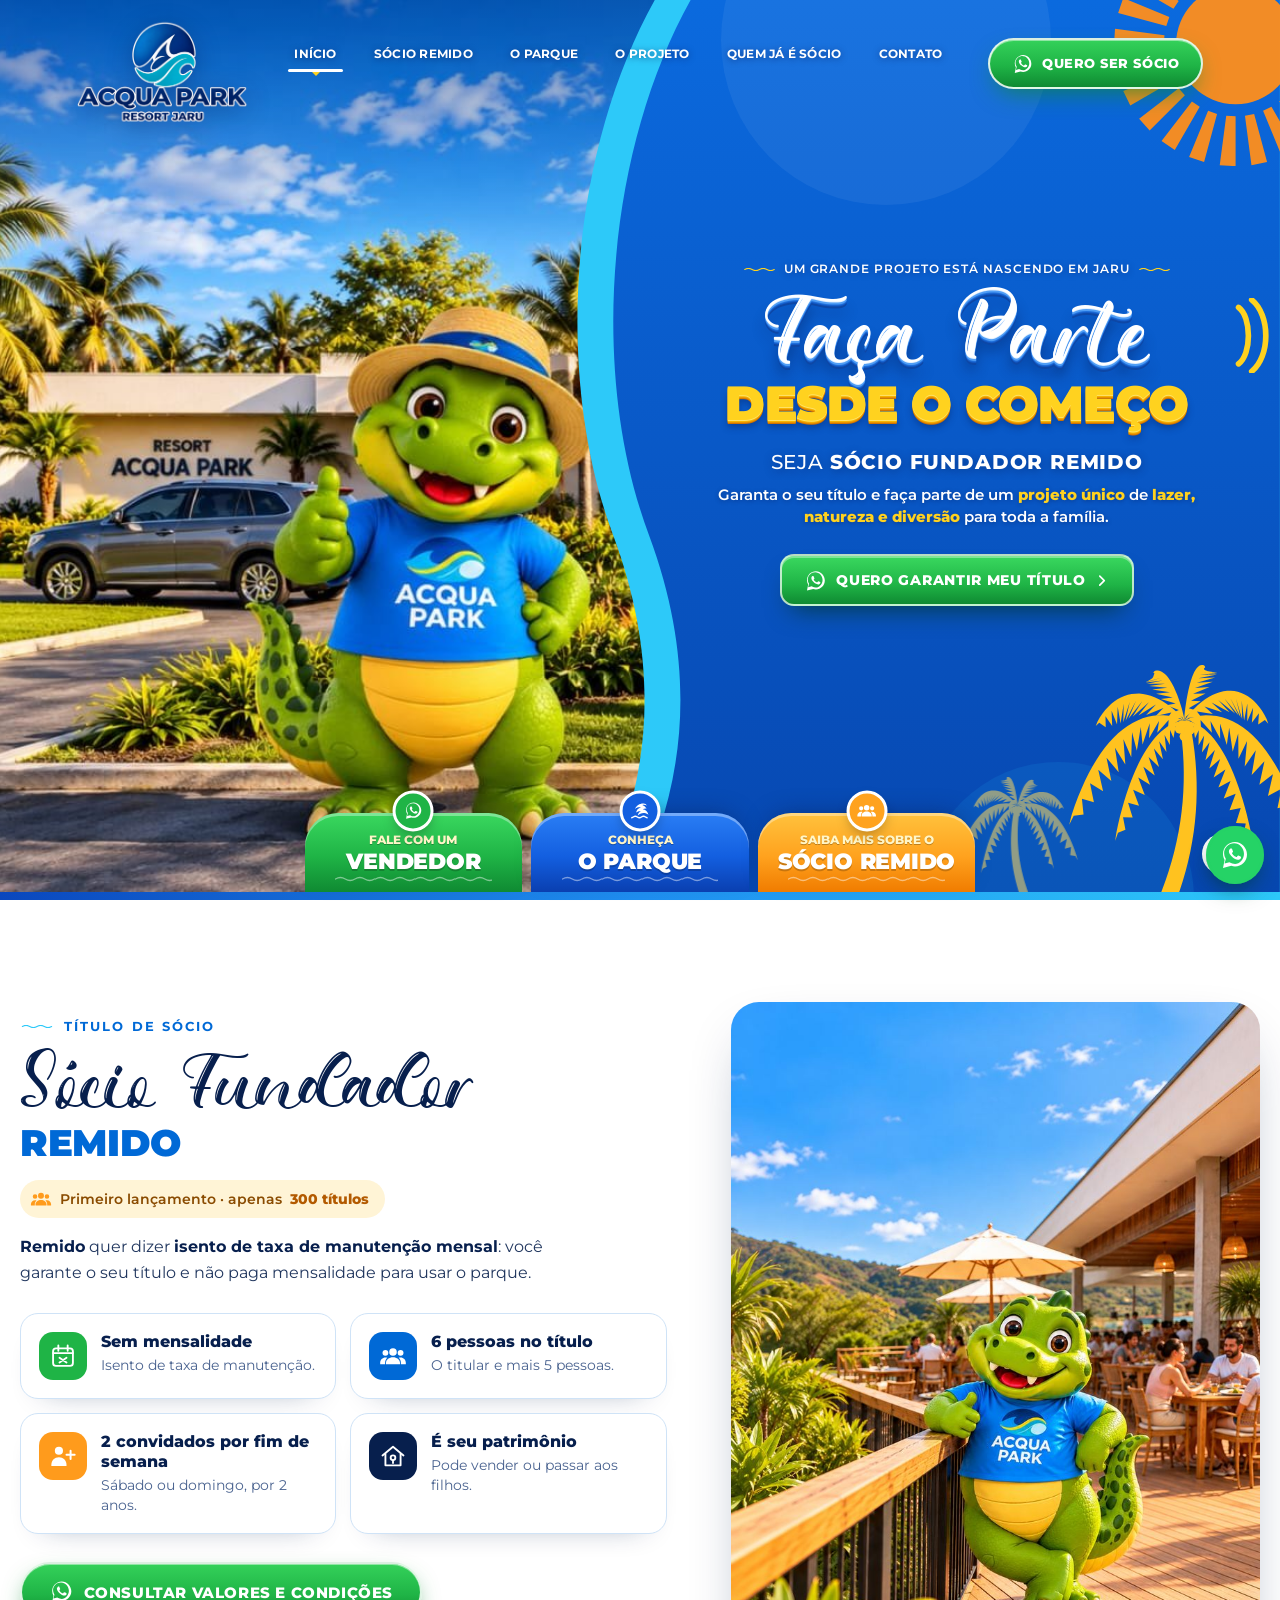
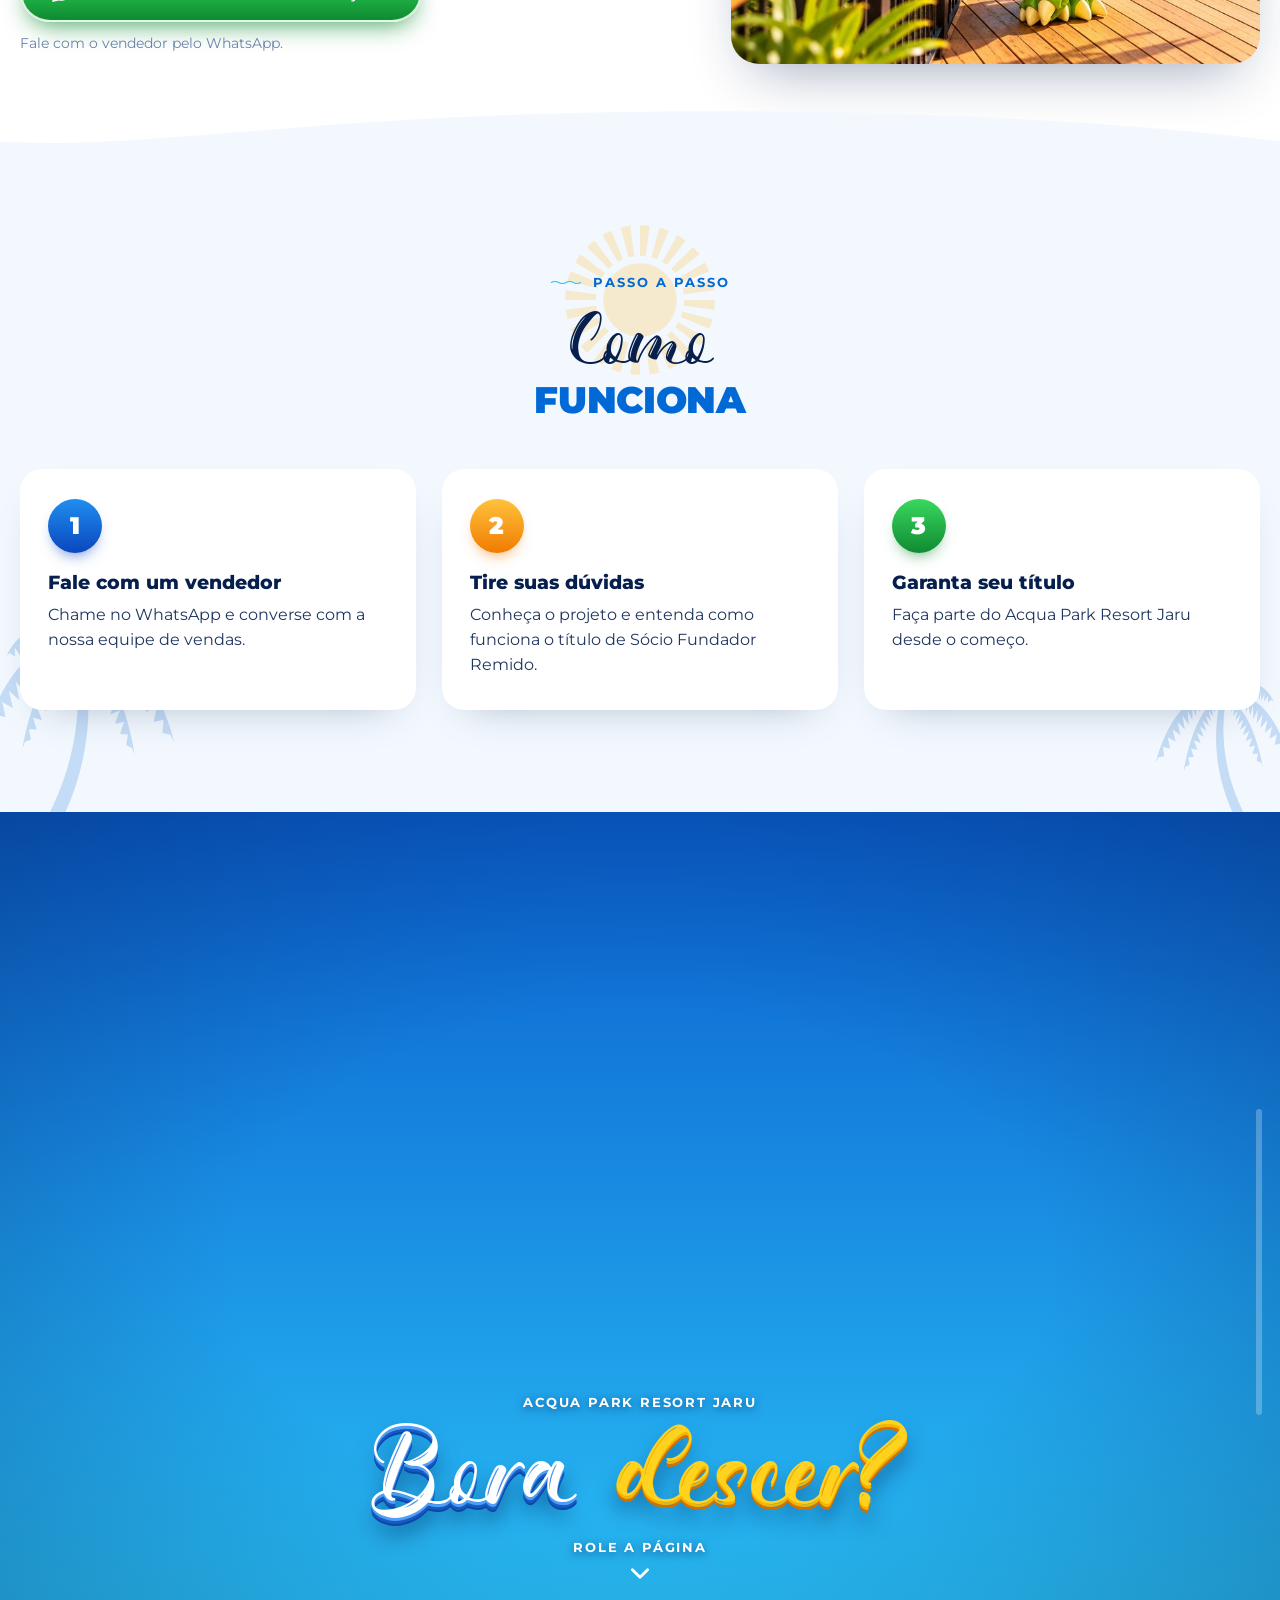
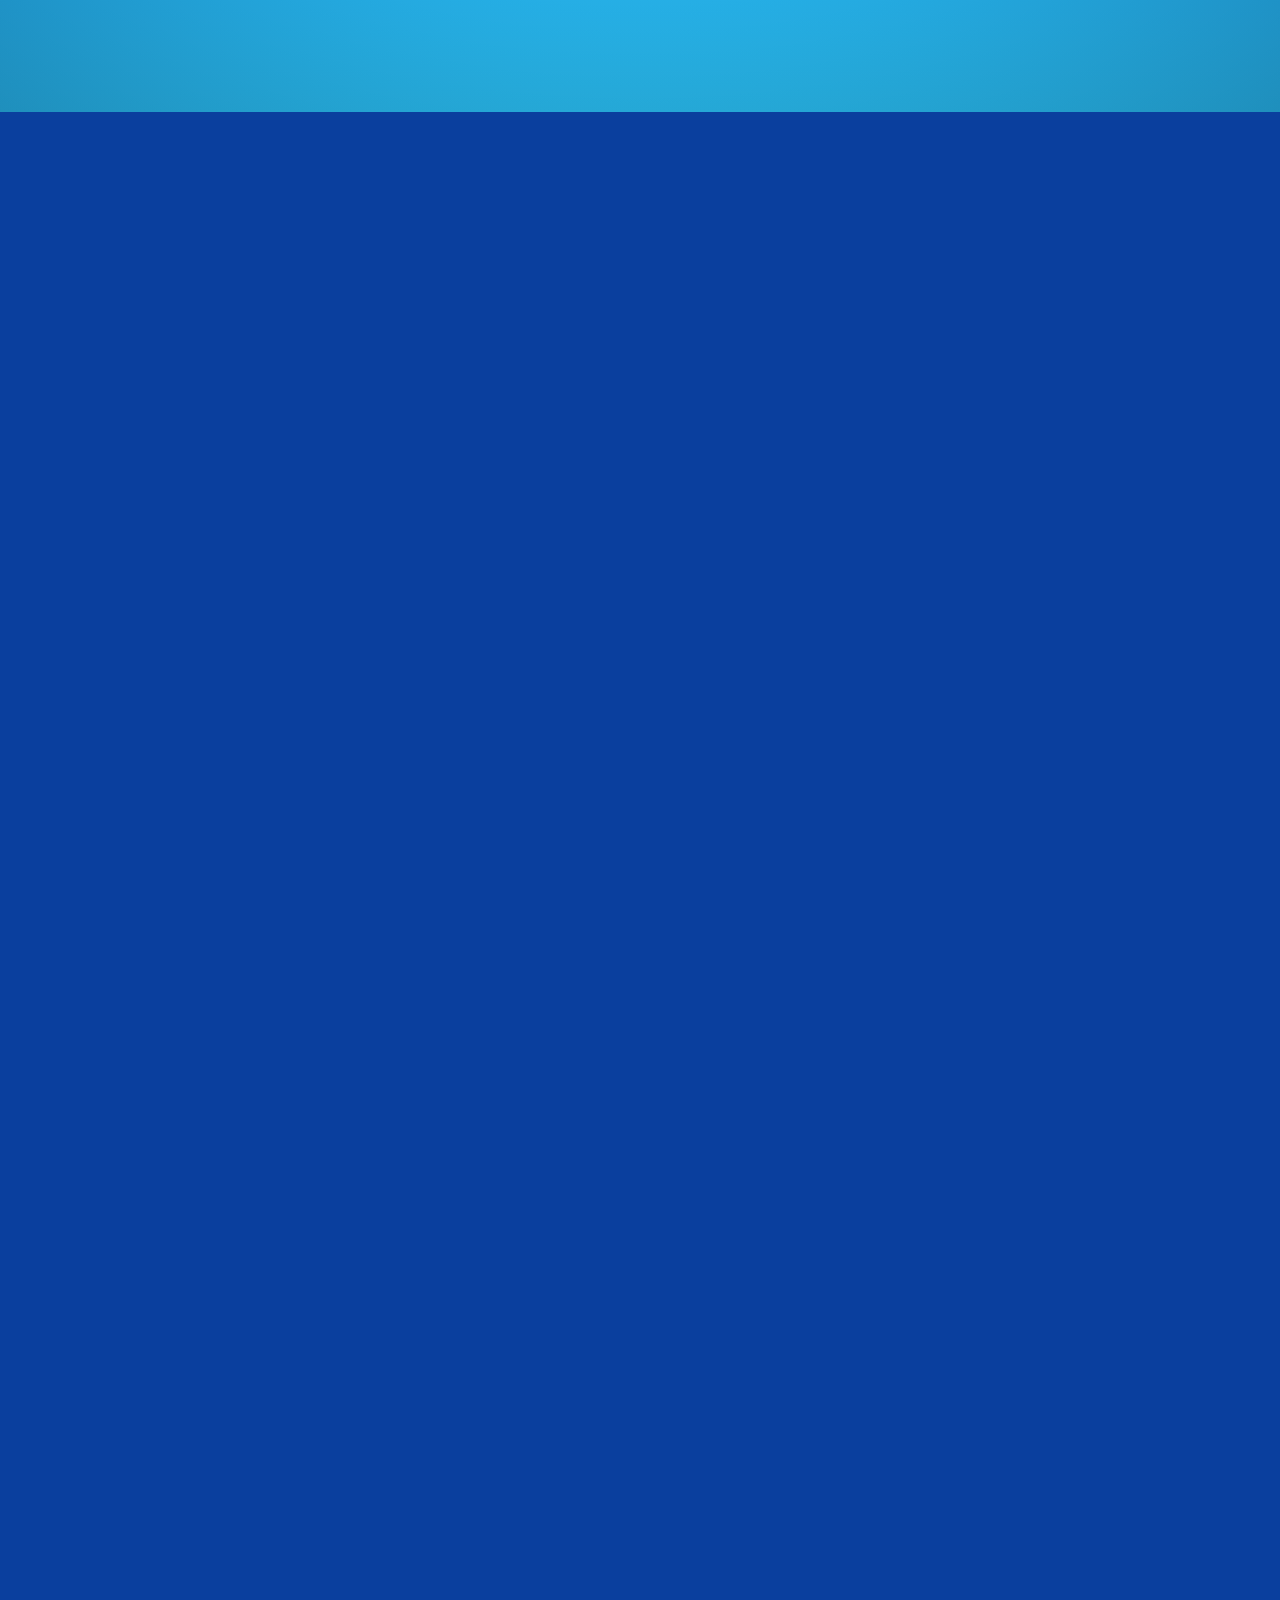
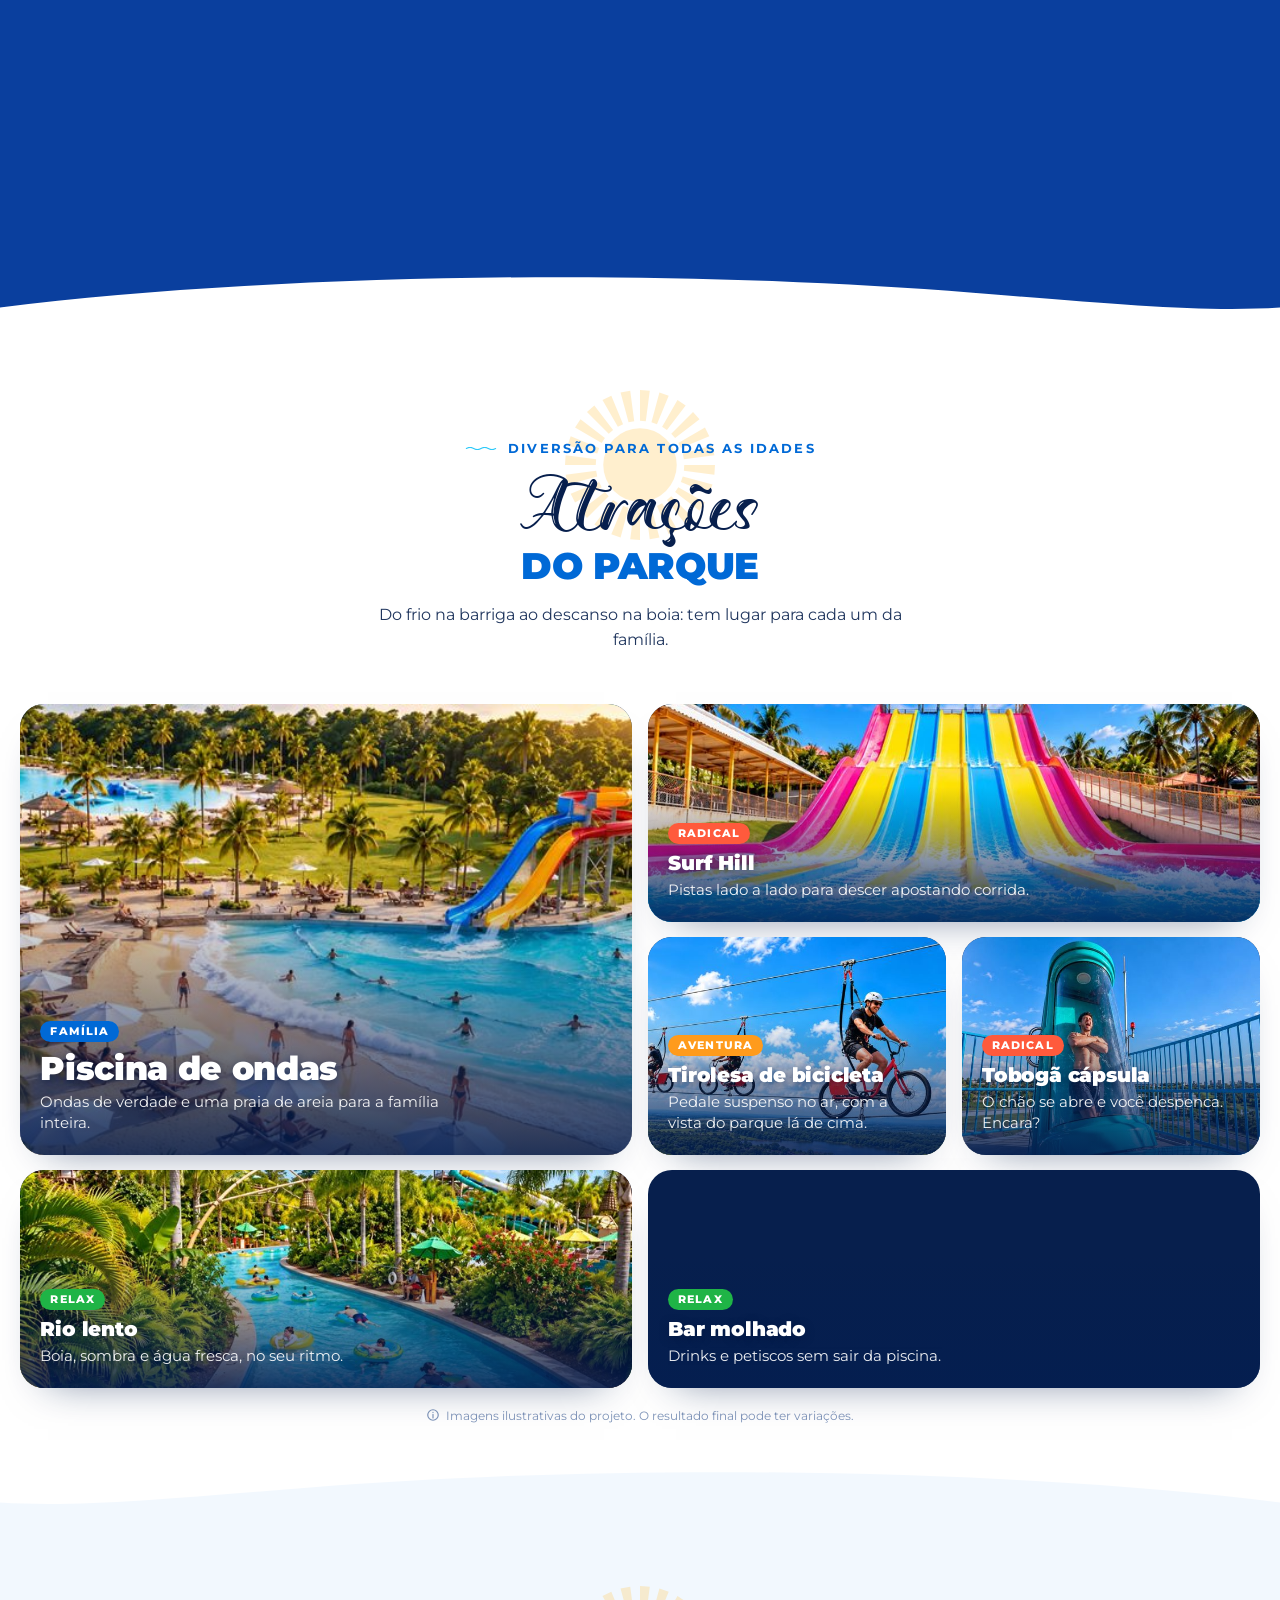
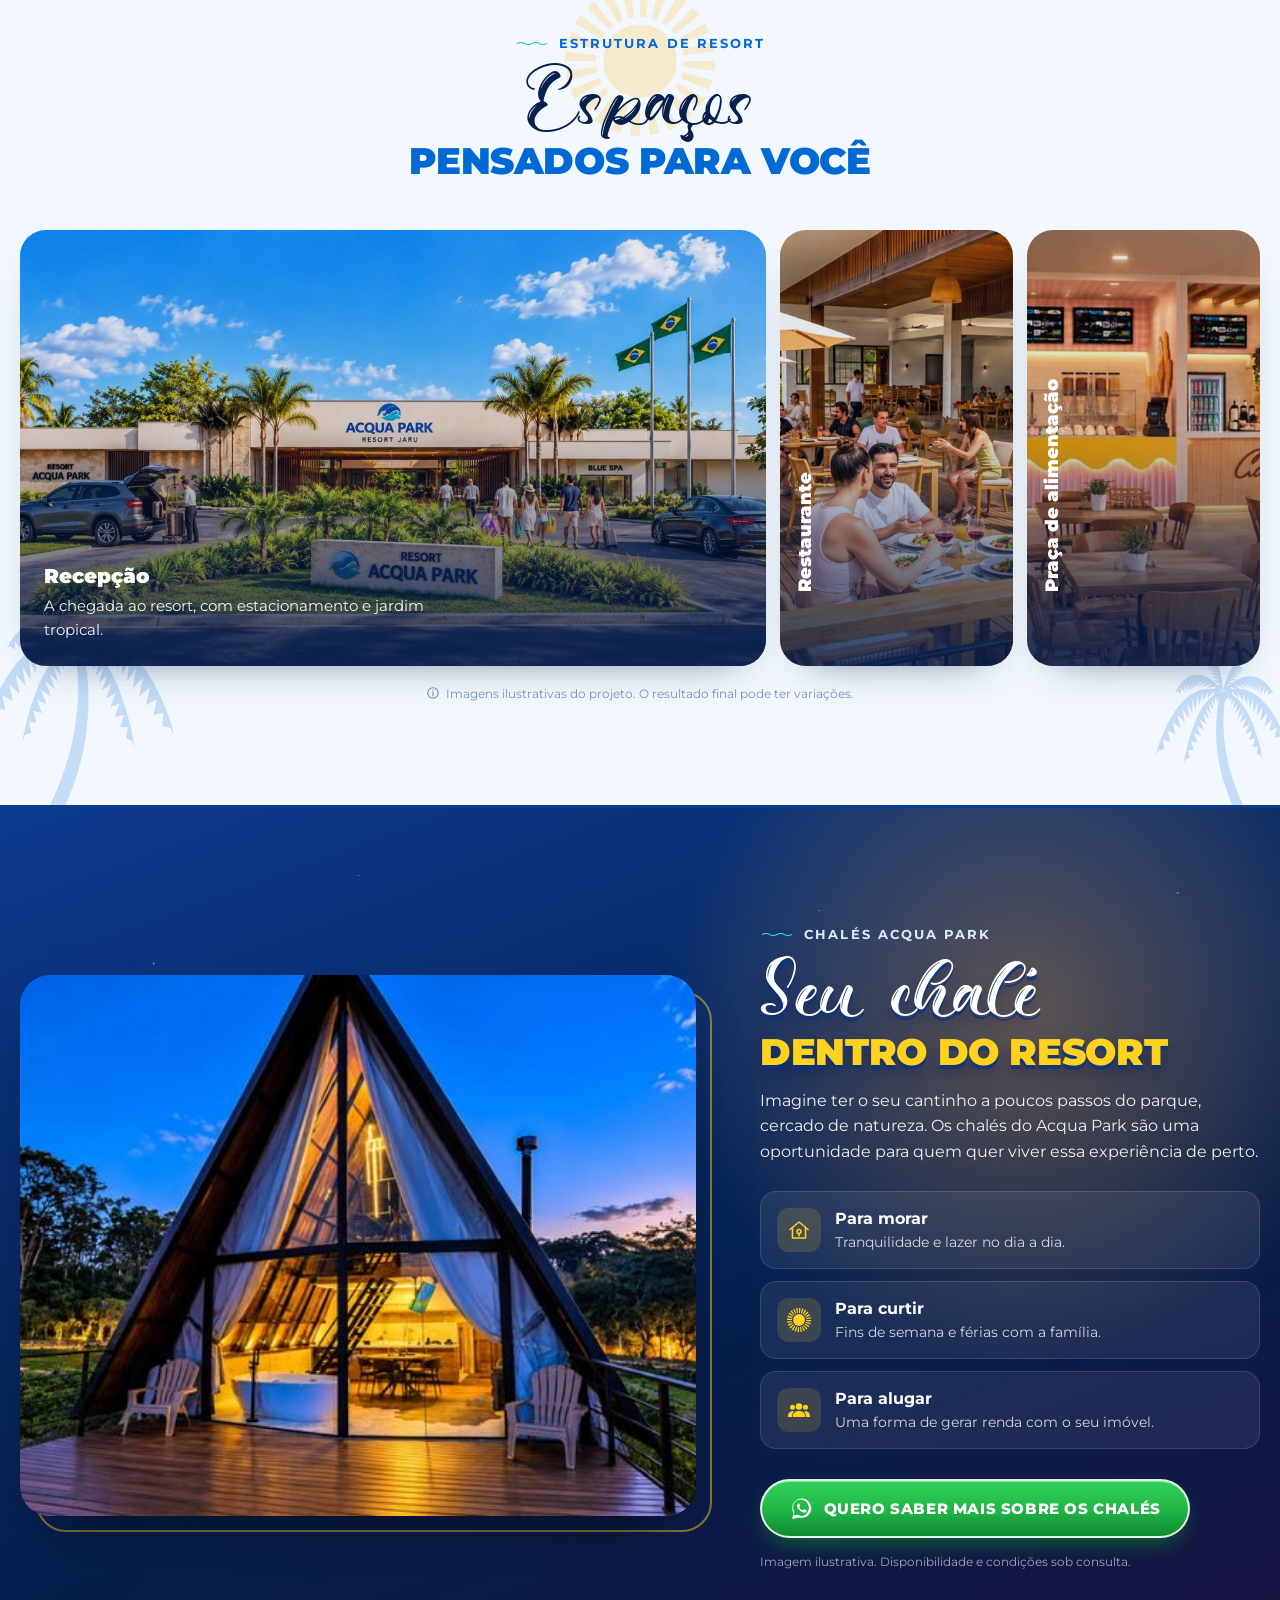
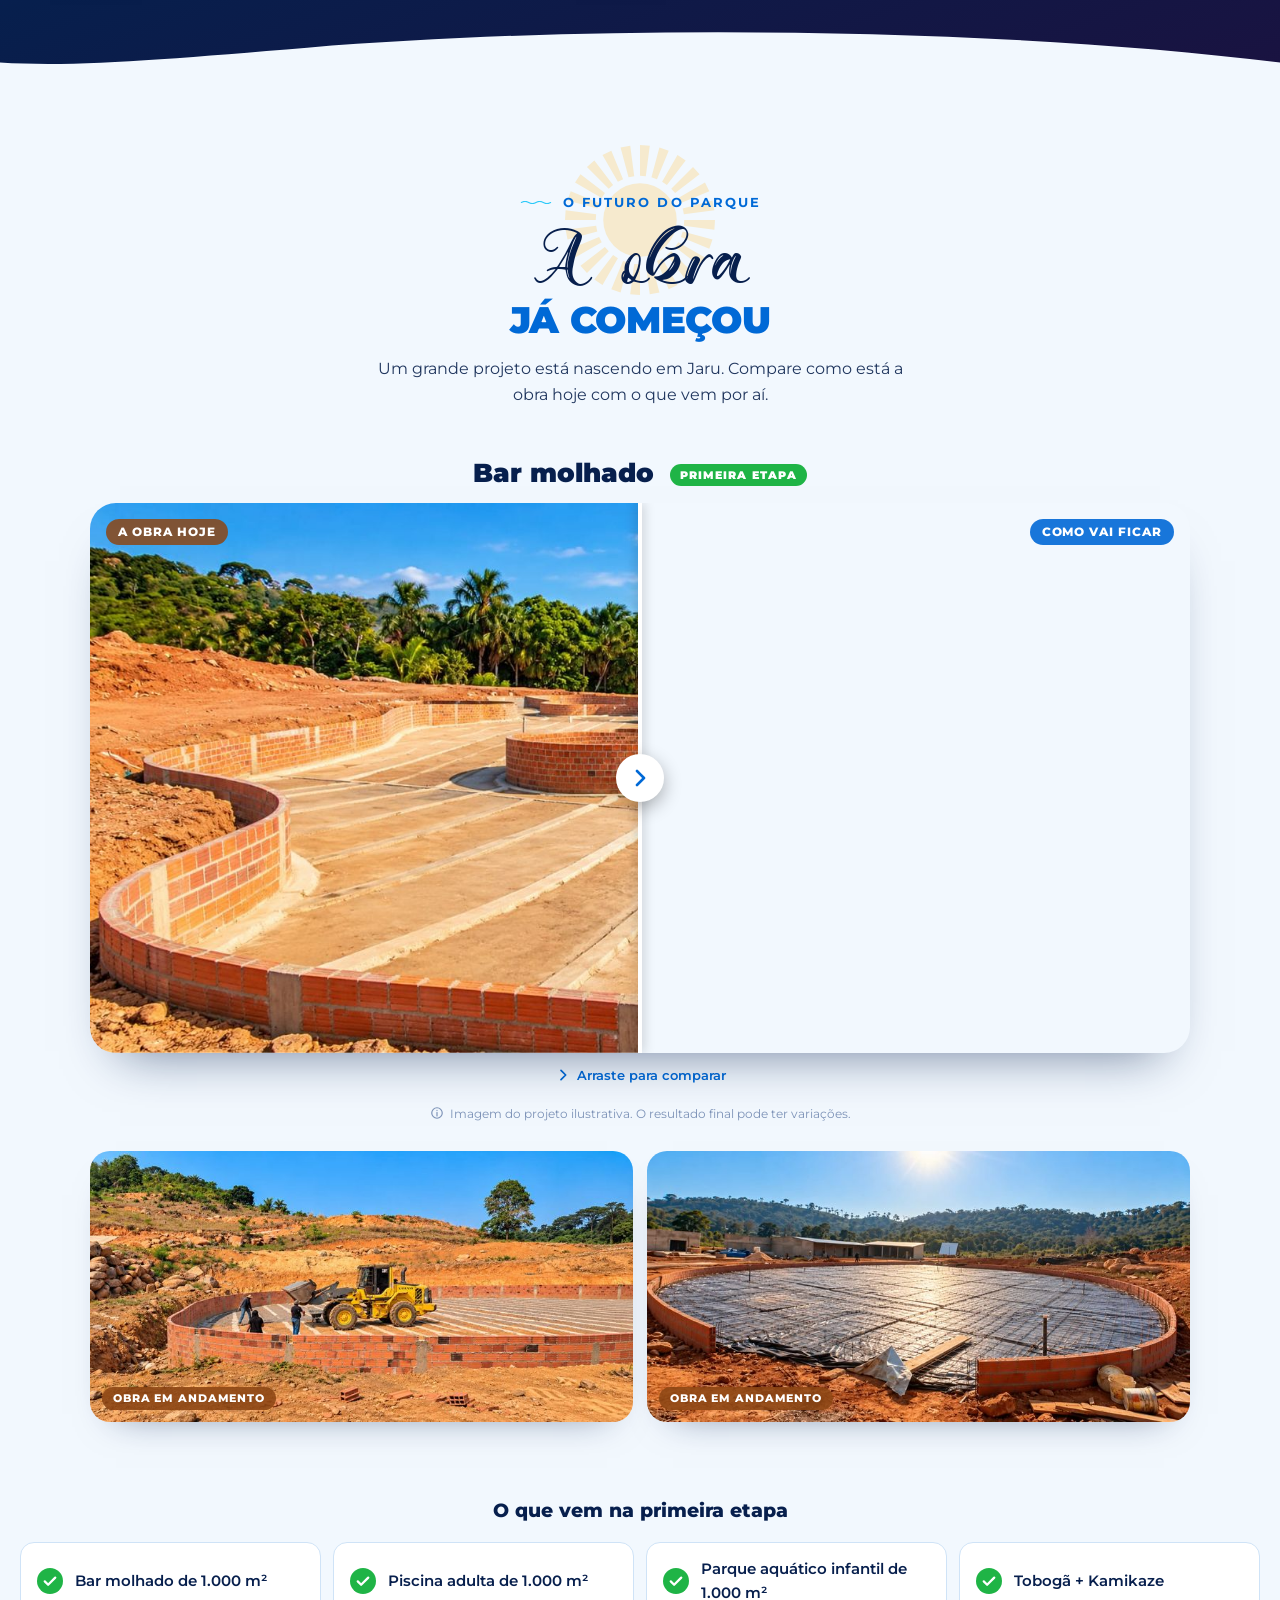
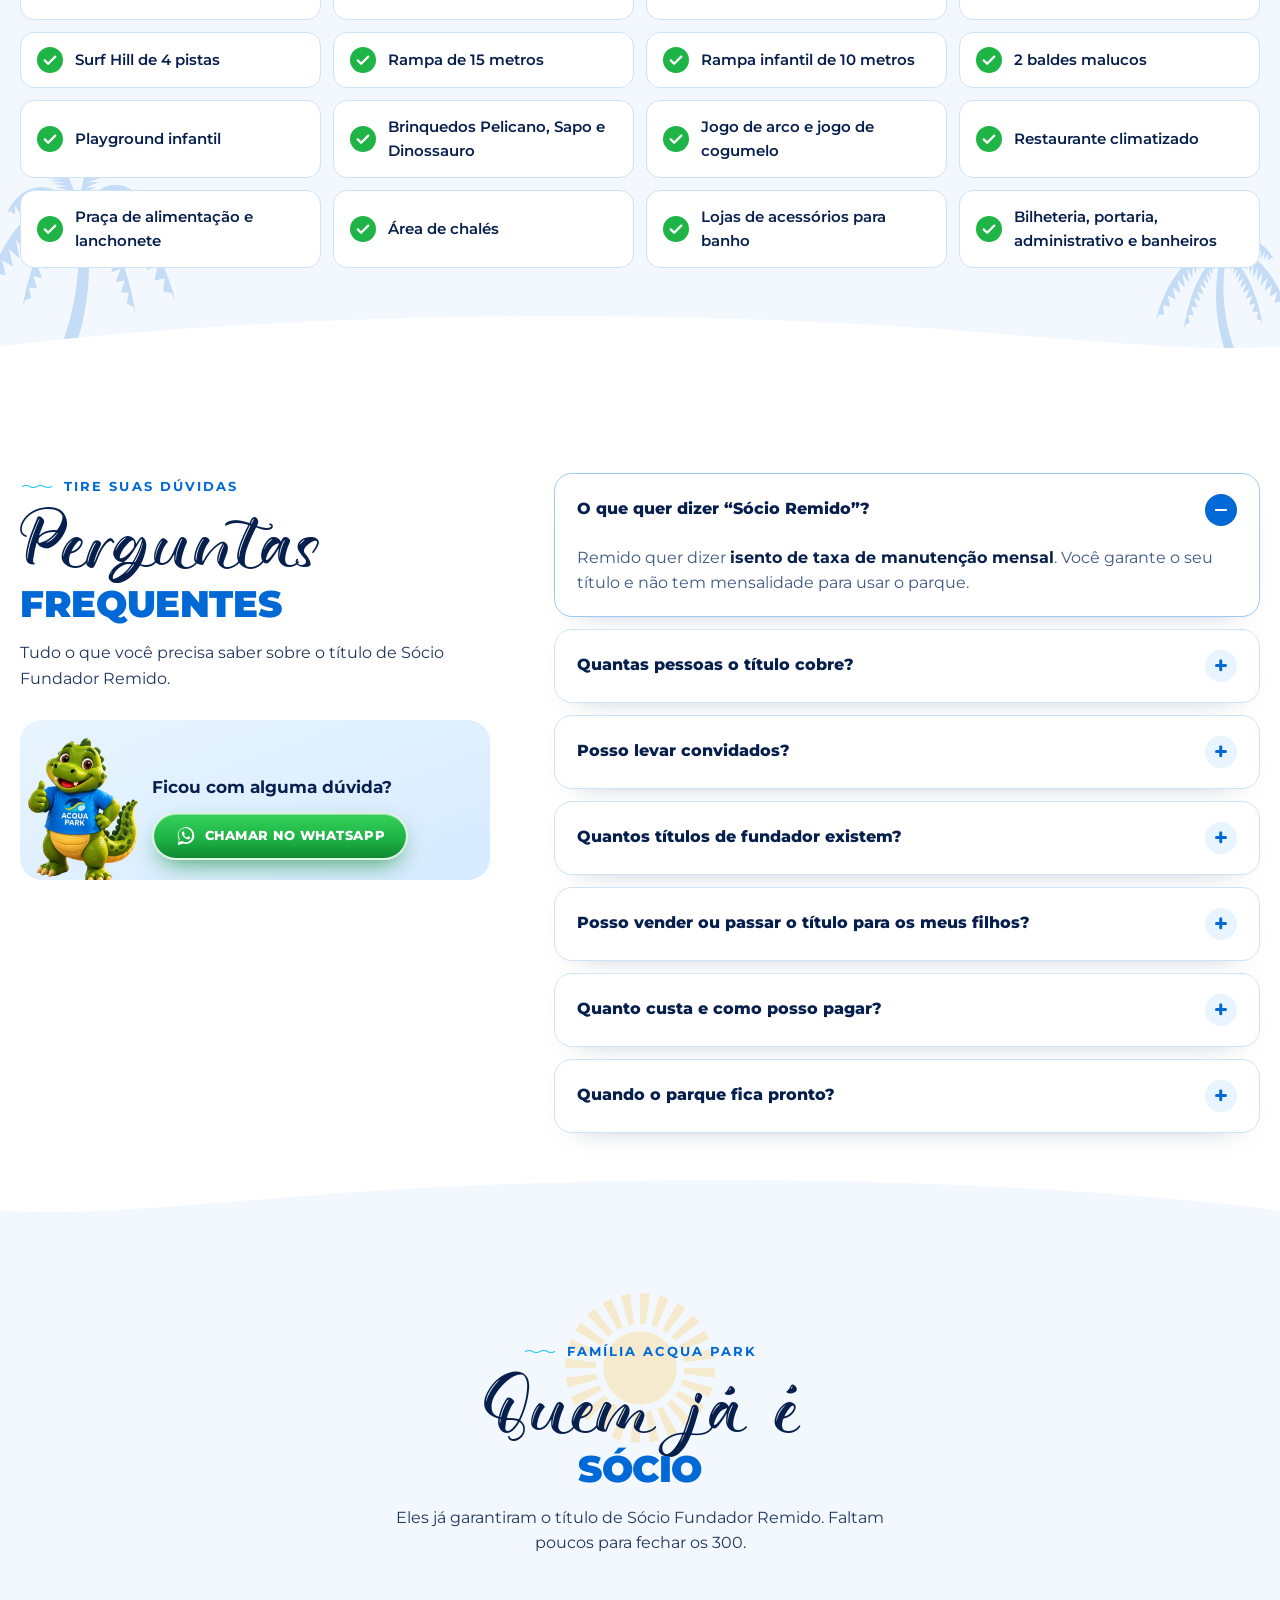
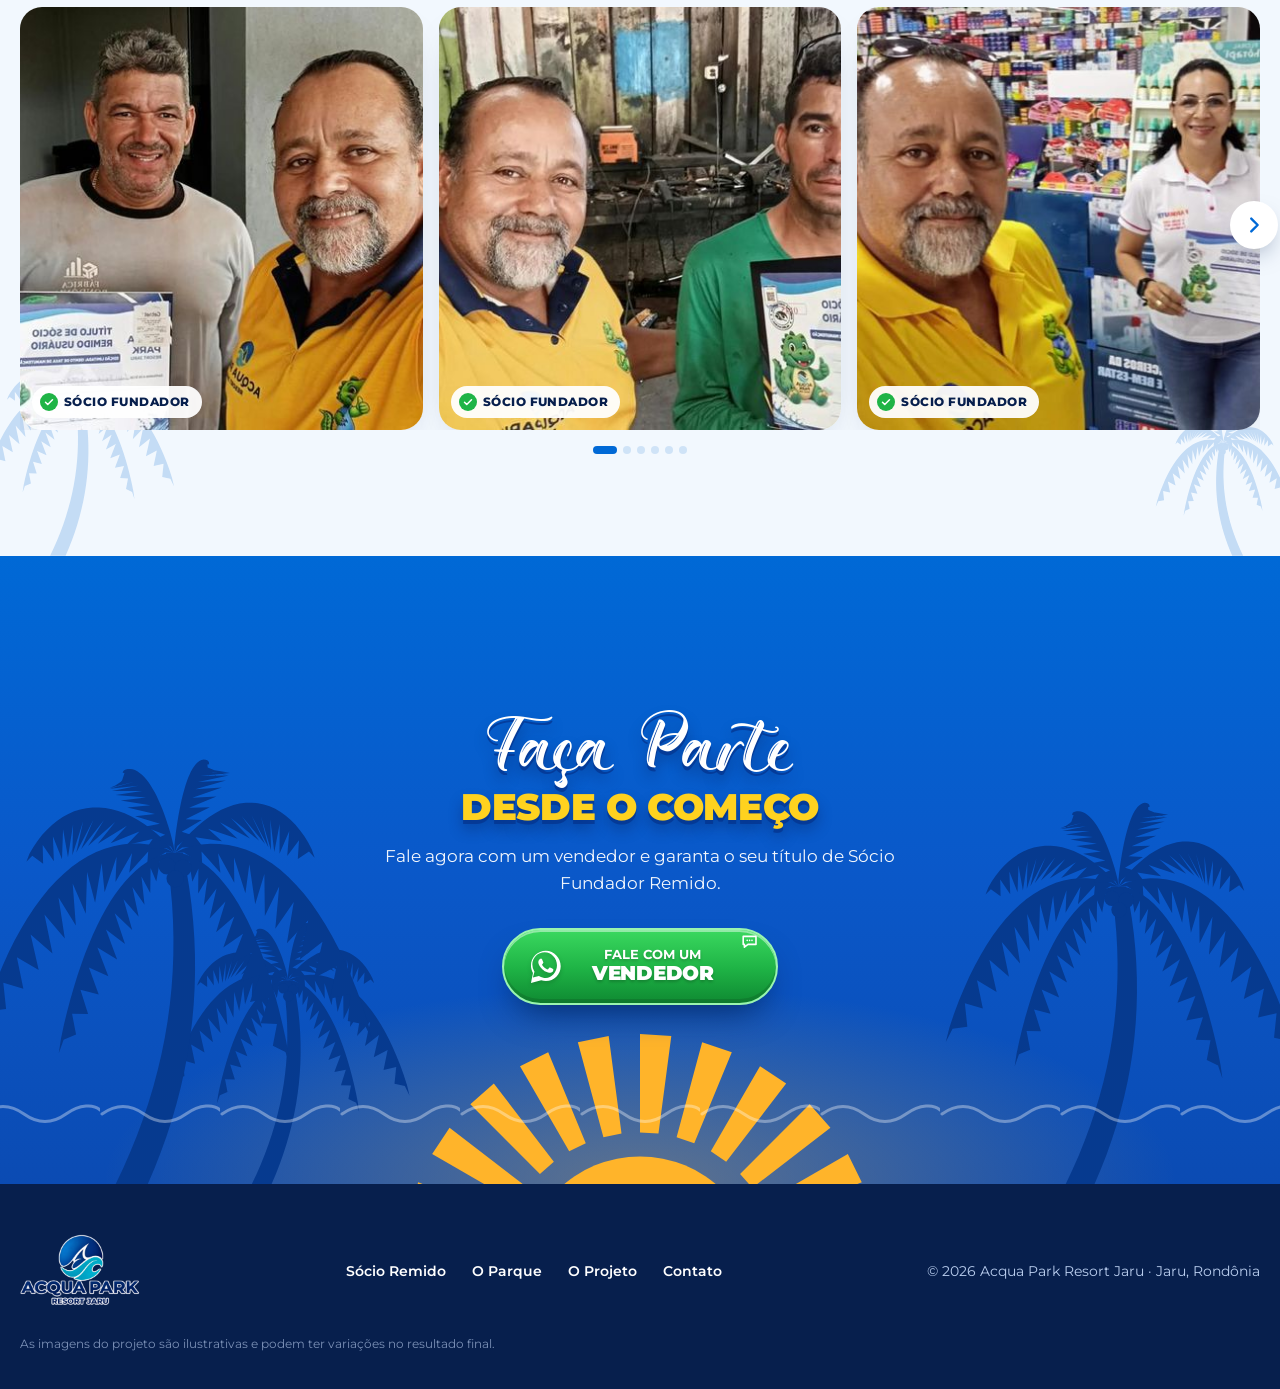
<file: acqua-park-vercel/index.html>
<!DOCTYPE html>
<html lang="pt-BR">
<head>
  <meta charset="UTF-8">
  <meta name="viewport" content="width=device-width, initial-scale=1, viewport-fit=cover">
  <title>Acqua Park Resort Jaru</title>
  <meta name="claude:viewport-fit-sides" content="cover">
  <meta name="description" content="Seja Sócio Fundador Remido do Acqua Park Resort Jaru. Um projeto de lazer, natureza e diversão para toda a família em Jaru/RO.">
  <meta name="theme-color" content="#0069d6">

  <!-- FONTES: Montserrat (textos, menu, botões e a linha "DESDE O COMEÇO")
       A Qimberly (títulos) é carregada no css/style.css a partir de assets/fonts/ -->
  <link rel="preconnect" href="https://fonts.googleapis.com">
  <link rel="preconnect" href="https://fonts.gstatic.com" crossorigin>
  <link rel="stylesheet" href="https://fonts.googleapis.com/css2?family=Montserrat:wght@400;500;600;700;800;900&display=swap">

  <!-- IMAGEM DO FUNDO: pré-carregada para a Hero aparecer rápido -->
  <link rel="preload" as="image" href="assets/img/site/hero-entrada-full.jpg" media="(min-width: 761px)">
  <link rel="preload" as="image" href="assets/img/site/hero-entrada-m.jpg" media="(max-width: 760px)">
  <link rel="preload" as="font" type="font/woff2" href="assets/fonts/Qimberly.woff2" crossorigin>

  <link rel="stylesheet" href="css/style.css">
</head>
<body class="page-home">

  <!-- Ícones reutilizados no site (WhatsApp, onda, pessoas, setas) -->
  <svg width="0" height="0" style="position:absolute" aria-hidden="true">
    <symbol id="i-whatsapp" viewBox="0 0 32 32"><path fill="currentColor" d="M16.04 3C9.4 3 4 8.36 4 14.97c0 2.11.56 4.17 1.62 5.99L4 29l8.25-2.15a12.1 12.1 0 0 0 3.79.6C22.66 27.45 28 22.1 28 15.5 28 8.9 22.66 3 16.04 3Zm0 21.98c-1.84 0-3.64-.5-5.21-1.43l-.37-.22-4.9 1.28 1.31-4.76-.24-.39a9.83 9.83 0 0 1-1.52-5.25c0-5.47 4.47-9.92 9.95-9.92 5.47 0 9.92 4.92 9.92 10.4 0 5.48-4.46 10.29-8.94 10.29Zm5.45-7.43c-.3-.15-1.77-.87-2.04-.97-.28-.1-.48-.15-.68.15-.2.3-.78.97-.96 1.17-.18.2-.35.22-.65.07-.3-.15-1.26-.46-2.4-1.48-.89-.79-1.49-1.77-1.66-2.07-.17-.3-.02-.46.13-.61.14-.13.3-.35.45-.52.15-.18.2-.3.3-.5.1-.2.05-.38-.02-.53-.08-.15-.68-1.63-.93-2.23-.24-.58-.5-.5-.68-.51h-.58c-.2 0-.53.07-.8.37-.28.3-1.05 1.02-1.05 2.5 0 1.47 1.07 2.9 1.22 3.1.15.2 2.1 3.2 5.1 4.49.71.3 1.27.49 1.7.63.72.23 1.37.2 1.88.12.58-.09 1.77-.72 2.02-1.42.25-.7.25-1.3.18-1.42-.08-.13-.28-.2-.58-.35Z"/></symbol>
    <symbol id="i-wave" viewBox="0 0 48 48"><path fill="currentColor" d="M33.6 7.2c-8.9-.6-17.3 4.6-20.7 12.8 3.6-3.7 9.2-5.2 14-3.5-6 1.2-10.7 6.2-11.4 12.4 3-3 7.4-4.3 11.5-3.2-4.2 1.7-7.1 5.6-7.5 10.1h.1c3.3-4 8.3-6.4 13.6-6.4 4.4 0 8.5 1.6 11.6 4.4-1.3-6.8-6.8-12-13.6-12.8 2.8-1.6 6.1-2.2 9.4-1.6C38.6 15.9 35 12 30.4 10.5c1.1-.3 2.2-.4 3.3-.4h.1c2.6 0 5.2.7 7.4 2-1.7-2.8-4.5-4.7-7.6-4.9ZM4 39.2c2.3 0 3.6-.9 4.9-1.8 1.3-.9 2.6-1.8 4.8-1.8s3.5.9 4.8 1.8c1.3.9 2.6 1.8 4.9 1.8s3.6-.9 4.9-1.8c1.3-.9 2.6-1.8 4.8-1.8s3.5.9 4.8 1.8c1.3.9 2.6 1.8 4.9 1.8v3.3c-2.3 0-3.6-.9-4.9-1.8-1.3-.9-2.6-1.8-4.8-1.8s-3.5.9-4.8 1.8c-1.3.9-2.6 1.8-4.9 1.8s-3.6-.9-4.9-1.8c-1.3-.9-2.6-1.8-4.8-1.8s-3.5.9-4.8 1.8C7.6 41.6 6.3 42.5 4 42.5v-3.3Z"/></symbol>
    <symbol id="i-people" viewBox="0 0 48 48"><path fill="currentColor" d="M24 10.5a6.5 6.5 0 1 1 0 13 6.5 6.5 0 0 1 0-13Zm-13 3a5 5 0 1 1 0 10 5 5 0 0 1 0-10Zm26 0a5 5 0 1 1 0 10 5 5 0 0 1 0-10ZM24 26c6.6 0 12 4.2 12 9.4V38H12v-2.6C12 30.2 17.4 26 24 26Zm-13 .5c1.1 0 2.2.2 3.2.5-2.3 2.2-3.7 5-3.7 8.1V38H2v-2.4c0-5 4-9.1 9-9.1Zm26 0c5 0 9 4.1 9 9.1V38h-8.5v-2.9c0-3.1-1.4-5.9-3.7-8.1 1-.3 2.1-.5 3.2-.5Z"/></symbol>
    <symbol id="i-chevron-right" viewBox="0 0 24 24"><path fill="none" stroke="currentColor" stroke-width="2.6" stroke-linecap="round" stroke-linejoin="round" d="m9 5 7 7-7 7"/></symbol>
    <symbol id="i-chevron-down" viewBox="0 0 24 24"><path fill="none" stroke="currentColor" stroke-width="2.6" stroke-linecap="round" stroke-linejoin="round" d="m5 9 7 7 7-7"/></symbol>
    <symbol id="i-chat" viewBox="0 0 24 24"><path fill="none" stroke="currentColor" stroke-width="2" stroke-linejoin="round" d="M4 5.5h16v10H10l-4.5 3.5v-3.5H4z"/><circle cx="9" cy="10.5" r="1" fill="currentColor"/><circle cx="12" cy="10.5" r="1" fill="currentColor"/><circle cx="15" cy="10.5" r="1" fill="currentColor"/></symbol>
    <symbol id="i-play" viewBox="0 0 24 24"><path fill="currentColor" d="M8 5.2v13.6c0 .8.9 1.3 1.6.9l10.6-6.8a1 1 0 0 0 0-1.8L9.6 4.3C8.9 3.9 8 4.4 8 5.2Z"/></symbol>
    <!-- ilustrações da Hero: coqueiro e sol -->
    <symbol id="i-palm" viewBox="100 80 840 920"><g fill="currentColor"><path d="M410.0 1000.0 L424.2 970.0 L437.4 939.8 L449.6 909.5 L460.8 879.2 L471.0 848.8 L480.2 818.2 L488.4 787.5 L495.6 756.8 L501.8 726.0 L507.0 695.0 L511.2 664.0 L514.4 632.8 L516.6 601.5 L517.8 570.2 L518.0 538.8 L517.2 507.2 L515.4 475.5 L512.6 443.8 L508.8 412.0 L504.0 380.0 L536.0 380.0 L542.2 412.0 L547.4 443.8 L551.6 475.5 L554.8 507.2 L557.0 538.8 L558.2 570.2 L558.4 601.5 L557.6 632.8 L555.8 664.0 L553.0 695.0 L549.2 726.0 L544.4 756.8 L538.6 787.5 L531.8 818.2 L524.0 848.8 L515.2 879.2 L505.4 909.5 L494.6 939.8 L482.8 970.0 L470.0 1000.0Z"/><path d="M520.0 380.0 L504.3 371.9 L487.9 367.0 L471.5 363.8 L454.9 362.2 L438.4 362.2 L421.9 363.8 L405.6 367.0 L389.4 371.8 L373.5 378.1 L357.8 386.0 L342.4 395.4 L327.4 406.2 L312.8 418.5 L298.5 432.3 L284.6 447.4 L271.1 463.9 L258.0 481.8 L245.3 501.0 L233.0 521.6 L221.0 543.5 L209.4 566.8 L198.3 591.4 L187.5 617.3 L177.2 644.6 L167.6 673.4 L160.0 704.0 L160.0 704.0 L174.1 675.9 L204.9 671.9 L199.7 622.8 L237.2 634.0 L225.1 574.9 L265.9 599.2 L250.8 532.4 L291.7 567.9 L276.7 495.2 L314.8 540.2 L303.0 463.4 L335.4 515.6 L329.5 436.8 L354.0 493.4 L356.4 415.3 L371.4 472.9 L383.7 398.8 L389.2 453.2 L411.6 387.0 L409.6 434.3 L440.6 379.7 L435.3 416.6 L470.8 377.1 L468.9 400.8 L502.8 378.8 L520.0 380.0Z"/><path d="M520.0 380.0 L509.6 365.9 L498.1 354.0 L486.4 343.3 L474.5 333.6 L462.6 325.0 L450.7 317.4 L438.7 310.9 L426.7 305.4 L414.7 300.9 L402.6 297.6 L390.6 295.4 L378.6 294.4 L366.7 294.5 L355.0 295.8 L343.5 298.2 L332.2 301.8 L321.3 306.5 L310.8 312.3 L300.6 319.2 L290.8 327.1 L281.5 336.0 L272.5 345.8 L264.0 356.7 L256.0 368.5 L248.6 381.4 L242.9 396.0 L242.9 396.0 L253.9 385.1 L274.2 399.9 L273.4 364.9 L294.3 395.3 L292.5 348.3 L309.5 391.3 L311.5 335.4 L320.7 387.9 L330.3 326.1 L328.9 384.0 L349.1 320.3 L336.3 378.9 L368.3 317.6 L345.2 372.8 L388.1 318.1 L358.2 366.8 L409.0 321.8 L376.4 362.6 L431.0 328.8 L400.4 361.6 L454.4 339.3 L430.3 364.7 L479.1 353.4 L466.6 372.2 L505.4 370.9 L520.0 380.0Z"/><path d="M520.0 380.0 L518.3 366.5 L515.3 353.9 L512.1 342.0 L508.7 330.6 L505.2 319.8 L501.7 309.6 L498.1 299.9 L494.4 290.7 L490.7 282.2 L487.0 274.1 L483.2 266.6 L479.3 259.7 L475.4 253.3 L471.4 247.4 L467.4 242.1 L463.3 237.4 L459.1 233.2 L454.8 229.7 L450.4 226.7 L446.0 224.5 L441.5 222.9 L437.0 222.2 L432.7 222.3 L428.6 223.3 L425.1 225.2 L422.8 229.0 L422.8 229.0 L426.4 230.5 L419.1 251.8 L431.5 232.5 L409.9 257.7 L436.0 235.5 L402.1 258.2 L440.8 239.7 L398.4 258.0 L446.3 245.7 L398.9 259.5 L452.5 253.7 L402.8 263.7 L459.3 263.7 L409.7 271.0 L466.7 275.9 L419.3 281.3 L474.8 290.2 L431.5 294.7 L483.4 306.6 L446.3 311.1 L492.6 325.1 L464.0 330.6 L502.5 345.7 L485.3 353.2 L513.3 368.3 L520.0 380.0Z"/><path d="M520.0 380.0 L519.9 365.1 L521.3 351.1 L523.0 337.7 L524.9 325.0 L526.8 313.0 L528.9 301.6 L531.0 290.8 L533.2 280.7 L535.5 271.2 L537.9 262.3 L540.3 254.0 L542.8 246.4 L545.3 239.4 L548.0 233.0 L550.7 227.2 L553.6 222.1 L556.5 217.5 L559.6 213.6 L562.9 210.2 L566.5 207.6 L570.3 205.6 L574.4 204.7 L578.5 205.1 L582.0 206.7 L584.3 209.4 L584.7 213.5 L584.7 213.5 L581.4 214.2 L584.8 237.9 L578.6 215.8 L603.5 241.2 L577.5 217.9 L617.7 234.2 L575.5 221.4 L623.3 229.5 L572.4 227.2 L624.0 229.8 L568.5 235.7 L621.5 234.8 L564.0 246.7 L616.2 243.9 L558.9 260.3 L608.6 257.0 L553.3 276.5 L598.5 273.7 L547.3 295.2 L586.1 294.1 L540.7 316.4 L571.0 318.0 L533.5 340.1 L552.2 345.9 L525.4 366.2 L520.0 380.0Z"/><path d="M520.0 380.0 L529.5 365.1 L540.2 352.2 L551.2 340.6 L562.3 330.1 L573.4 320.7 L584.7 312.3 L596.0 305.1 L607.4 298.9 L618.8 293.9 L630.3 290.0 L641.8 287.2 L653.3 285.7 L664.8 285.5 L676.0 286.5 L687.1 288.8 L697.9 292.3 L708.4 297.0 L718.5 302.8 L728.1 309.8 L737.4 317.8 L746.2 326.9 L754.6 337.0 L762.6 348.1 L770.1 360.2 L777.0 373.5 L782.1 388.5 L782.1 388.5 L771.5 377.0 L750.6 390.9 L752.9 355.9 L730.8 385.5 L734.7 338.7 L716.4 381.4 L716.7 325.6 L706.6 378.1 L699.1 316.4 L700.5 374.5 L681.5 310.9 L695.8 369.4 L663.7 308.7 L689.4 363.0 L645.2 309.8 L678.3 356.7 L625.7 314.3 L661.2 352.8 L604.9 322.4 L637.9 352.9 L582.7 334.4 L608.7 357.9 L559.2 350.2 L572.9 368.0 L534.1 369.7 L520.0 380.0Z"/><path d="M520.0 380.0 L536.2 371.8 L553.0 366.9 L570.0 363.8 L587.0 362.4 L604.0 362.7 L620.9 364.7 L637.8 368.4 L654.4 373.7 L670.8 380.8 L686.8 389.4 L702.6 399.6 L718.0 411.4 L733.0 424.8 L747.6 439.6 L761.8 455.9 L775.7 473.7 L789.1 493.0 L802.2 513.6 L814.9 535.8 L827.2 559.3 L839.0 584.3 L850.5 610.7 L861.6 638.6 L872.2 667.9 L882.1 698.7 L890.0 731.5 L890.0 731.5 L875.6 701.2 L844.1 694.7 L849.4 643.8 L810.8 652.7 L823.2 592.1 L781.1 614.1 L796.8 546.2 L754.3 579.5 L770.1 506.0 L730.2 548.9 L743.1 471.5 L708.5 521.9 L715.8 442.6 L689.0 497.8 L688.1 419.2 L670.9 475.9 L660.0 401.1 L652.6 455.2 L631.2 388.2 L631.8 435.4 L601.5 380.2 L605.8 417.0 L570.5 377.1 L571.8 400.8 L537.6 378.7 L520.0 380.0Z"/><path d="M520.0 380.0 L509.2 380.1 L498.5 382.6 L488.0 386.3 L477.6 391.3 L467.3 397.4 L457.2 404.7 L447.2 412.9 L437.5 422.2 L428.0 432.6 L418.7 443.9 L409.6 456.2 L400.7 469.5 L392.1 483.7 L383.8 498.9 L375.6 515.1 L367.7 532.2 L360.0 550.2 L352.5 569.2 L345.3 589.1 L338.3 609.9 L331.6 631.7 L325.1 654.4 L318.8 678.0 L312.9 702.6 L307.5 728.2 L303.5 755.0 L303.5 755.0 L312.5 729.5 L335.8 720.1 L328.3 680.8 L358.3 681.5 L344.0 635.8 L378.2 644.9 L359.8 594.5 L396.2 610.9 L375.7 556.9 L412.6 579.4 L391.8 523.0 L427.4 550.5 L408.1 492.9 L440.8 524.0 L424.6 466.3 L452.9 499.4 L441.2 443.4 L463.9 476.6 L458.1 423.9 L474.6 454.8 L475.2 407.9 L485.9 433.4 L492.7 395.0 L499.5 411.3 L510.8 385.0 L520.0 380.0Z"/><path d="M520.0 380.0 L530.9 380.1 L541.5 382.7 L552.1 386.7 L562.5 392.0 L572.9 398.5 L583.0 406.1 L593.0 414.9 L602.7 424.8 L612.2 435.8 L621.5 447.8 L630.6 460.9 L639.4 475.1 L648.0 490.2 L656.4 506.4 L664.5 523.6 L672.4 541.9 L680.1 561.1 L687.5 581.3 L694.8 602.6 L701.7 624.9 L708.5 648.1 L715.0 672.4 L721.2 697.7 L727.1 724.0 L732.5 751.4 L736.5 780.0 L736.5 780.0 L727.5 752.6 L703.9 741.1 L711.7 700.3 L681.2 698.9 L696.0 652.0 L661.1 659.0 L680.2 607.7 L642.9 622.0 L664.2 567.4 L626.3 588.0 L648.1 531.2 L611.3 556.8 L631.8 498.9 L597.8 528.4 L615.3 470.6 L585.7 502.3 L598.6 446.2 L574.7 478.3 L581.8 425.6 L564.2 455.8 L564.7 408.7 L553.3 433.9 L547.2 395.3 L540.1 411.5 L529.2 385.0 L520.0 380.0Z"/><circle cx="506" cy="404" r="16"/><circle cx="536" cy="408" r="16"/><circle cx="521" cy="428" r="16"/></g></symbol>
    <symbol id="i-sun" viewBox="0 0 400 400"><path fill="currentColor" d="M318.0 200.0 L400.0 200.0 L398.3 226.1 L317.0 215.4Z M314.0 230.5 L393.2 251.8 L384.8 276.5 L309.0 245.2Z M302.2 259.0 L373.2 300.0 L358.7 321.8 L293.6 271.8Z M283.4 283.4 L341.4 341.4 L321.8 358.7 L271.8 293.6Z M259.0 302.2 L300.0 373.2 L276.5 384.8 L245.2 309.0Z M230.5 314.0 L251.8 393.2 L226.1 398.3 L215.4 317.0Z M200.0 318.0 L200.0 400.0 L173.9 398.3 L184.6 317.0Z M169.5 314.0 L148.2 393.2 L123.5 384.8 L154.8 309.0Z M141.0 302.2 L100.0 373.2 L78.2 358.7 L128.2 293.6Z M116.6 283.4 L58.6 341.4 L41.3 321.8 L106.4 271.8Z M97.8 259.0 L26.8 300.0 L15.2 276.5 L91.0 245.2Z M86.0 230.5 L6.8 251.8 L1.7 226.1 L83.0 215.4Z M82.0 200.0 L0.0 200.0 L1.7 173.9 L83.0 184.6Z M86.0 169.5 L6.8 148.2 L15.2 123.5 L91.0 154.8Z M97.8 141.0 L26.8 100.0 L41.3 78.2 L106.4 128.2Z M116.6 116.6 L58.6 58.6 L78.2 41.3 L128.2 106.4Z M141.0 97.8 L100.0 26.8 L123.5 15.2 L154.8 91.0Z M169.5 86.0 L148.2 6.8 L173.9 1.7 L184.6 83.0Z M200.0 82.0 L200.0 0.0 L226.1 1.7 L215.4 83.0Z M230.5 86.0 L251.8 6.8 L276.5 15.2 L245.2 91.0Z M259.0 97.8 L300.0 26.8 L321.8 41.3 L271.8 106.4Z M283.4 116.6 L341.4 58.6 L358.7 78.2 L293.6 128.2Z M302.2 141.0 L373.2 100.0 L384.8 123.5 L309.0 154.8Z M314.0 169.5 L393.2 148.2 L398.3 173.9 L317.0 184.6Z"/><circle cx="200" cy="200" r="98" fill="currentColor"/></symbol>
    <!-- ícones dos benefícios -->
    <symbol id="i-nofee" viewBox="0 0 48 48"><g fill="none" stroke="currentColor" stroke-width="3.2" stroke-linecap="round" stroke-linejoin="round"><rect x="7" y="11" width="34" height="30" rx="5"/><path d="M7 19h34M16 6v9M32 6v9"/><path d="m18 27 12 8M30 27l-12 8"/></g></symbol>
    <symbol id="i-guests" viewBox="0 0 48 48"><g fill="currentColor"><circle cx="17" cy="15" r="7"/><path d="M4 39c0-7.7 5.8-13 13-13s13 5.3 13 13v2H4z"/></g><path fill="none" stroke="currentColor" stroke-width="3.4" stroke-linecap="round" d="M37 15v14M30 22h14"/></symbol>
    <symbol id="i-key" viewBox="0 0 48 48"><g fill="none" stroke="currentColor" stroke-width="3.2" stroke-linecap="round" stroke-linejoin="round"><path d="M6 23 24 8l18 15"/><path d="M11 20v20h26V20"/><circle cx="24" cy="27" r="4"/><path d="M24 31v5"/></g></symbol>
    <symbol id="i-info" viewBox="0 0 24 24"><g fill="none" stroke="currentColor" stroke-width="2" stroke-linecap="round"><circle cx="12" cy="12" r="9"/><path d="M12 11v6M12 7.5v.01"/></g></symbol>
    <symbol id="i-check" viewBox="0 0 24 24"><path fill="none" stroke="currentColor" stroke-width="3" stroke-linecap="round" stroke-linejoin="round" d="m5 12.5 4.5 4.5L19 7.5"/></symbol>
    <symbol id="i-drop" viewBox="0 0 24 32"><path fill="currentColor" d="M12 1.5C9 7.3 3 13.2 3 20a9 9 0 0 0 18 0c0-6.8-6-12.7-9-18.5Z"/></symbol>
  </svg>

  <a class="skip-link" href="#conteudo">Pular para o conteúdo</a>

  <!-- =====================================================================
       CABEÇALHO (logo + menu + botão "Quero ser sócio")
       O mesmo bloco está repetido em o-parque.html. Se mudar um item do
       menu aqui, mude lá também.
       ===================================================================== -->
  <header class="site-header" id="topo" data-header>
    <div class="site-header__inner container">

      <!-- LOGO ✏️ Para trocar, substitua o arquivo assets/img/logo-acqua-park.png -->
      <a class="brand" href="index.html#inicio" aria-label="Acqua Park Resort Jaru — página inicial">
        <img class="brand__logo" src="assets/img/logo-acqua-park.png" alt="Acqua Park Resort Jaru" width="720" height="467">
      </a>

      <!-- MENU ✏️ Textos e links dos itens -->
      <nav class="main-nav" id="menu-principal" aria-label="Menu principal" data-nav>
        <ul class="main-nav__list">
          <li><a class="main-nav__link is-active" href="index.html#inicio" aria-current="page">Início</a></li>
          <li><a class="main-nav__link" href="index.html#socio-remido">Sócio Remido</a></li>
          <li><a class="main-nav__link" href="o-parque.html">O Parque</a></li>
          <li><a class="main-nav__link" href="index.html#o-projeto">O Projeto</a></li>
          <li><a class="main-nav__link" href="index.html#quem-ja-e-socio">Quem já é sócio</a></li>
          <li><a class="main-nav__link" href="index.html#contato">Contato</a></li>
        </ul>
        <!-- Botão de WhatsApp que aparece só dentro do menu do celular -->
        <a class="btn-pill btn-pill--whats main-nav__cta" href="#" data-whatsapp target="_blank" rel="noopener">
          <svg class="icon" aria-hidden="true"><use href="#i-whatsapp"/></svg>
          Quero ser sócio
        </a>
      </nav>

      <!-- BOTÃO "QUERO SER SÓCIO" (desktop) — abre o WhatsApp configurado em js/config.js -->
      <a class="btn-pill btn-pill--whats header-cta" href="#" data-whatsapp target="_blank" rel="noopener">
        <svg class="icon" aria-hidden="true"><use href="#i-whatsapp"/></svg>
        Quero ser sócio
      </a>

      <!-- Botão hamburger (só no celular/tablet) -->
      <button class="nav-toggle" type="button" aria-controls="menu-principal" aria-expanded="false" aria-label="Abrir menu" data-nav-toggle>
        <span></span><span></span><span></span>
      </button>
    </div>
  </header>

  <main id="conteudo">

    <!-- ===================================================================
         HERO
         Esquerda: foto com o Joca apontando para o texto (assets/img/hero-bg.jpg)
         Direita: painel azul com ilustrações (sol e coqueiros) e borda curva
         Base: 3 abas coloridas (os 3 botões principais)
         =================================================================== -->
    <section class="hs" id="inicio" aria-labelledby="hero-titulo">
      <div class="hs__frame">

        <!-- FOTO ✏️ troque o arquivo assets/img/hero-bg.jpg -->
        <div class="hs__photo" role="img" aria-label="Joca, mascote do Acqua Park, de chapéu na entrada do resort"></div>

        <!-- PAINEL -->
        <div class="hs__panel">
          <!-- forma do painel: curva grande + faixa azul-água (computador) -->
          <svg class="hs__shape" viewBox="0 0 1000 1000" preserveAspectRatio="none" aria-hidden="true">
            <defs>
              <linearGradient id="hsPanelGrad" x1="0" y1="0" x2="0" y2="1">
                <stop offset="0" stop-color="#0b6ade"/>
                <stop offset="1" stop-color="#0747b0"/>
              </linearGradient>
            </defs>
            <path class="band" d="M128 0C10 170-14 420 70 600c78 168 40 300-22 400H1000V0Z"/>
            <path class="fill" d="M178 0C60 170 36 420 120 600c78 168 40 300-22 400H1000V0Z"/>
          </svg>
          <!-- forma do painel no celular: onda no topo -->
          <svg class="hs__shape-m" viewBox="0 0 1000 160" preserveAspectRatio="none" aria-hidden="true">
            <path class="band" d="M0 70C220 0 520-10 760 40c110 23 180 40 240 30V160H0Z"/>
            <path class="fill" d="M0 84C220 14 520 4 760 54c110 23 180 40 240 30V160H0Z"/>
          </svg>

          <!-- ilustrações -->
          <span class="hs__blob hs__blob--1" aria-hidden="true"></span>
          <span class="hs__blob hs__blob--2" aria-hidden="true"></span>
          <svg class="ill ill--sun" aria-hidden="true"><use href="#i-sun"/></svg>
          <svg class="ill ill--palm" aria-hidden="true"><use href="#i-palm"/></svg>
          <svg class="ill ill--palm2" aria-hidden="true"><use href="#i-palm"/></svg>

          <div class="hs__copy">
            <!-- TEXTOS DA HERO ✏️ -->
            <p class="hs__eyebrow" data-reveal style="--d:.35s">Um grande projeto está nascendo em Jaru</p>

            <h1 class="hs__title" id="hero-titulo" data-reveal="up" style="--d:.5s">
              <span class="hs__t1">Faça Parte</span>
              <span class="hs__t2">desde o começo</span>
              <svg class="hs__marks" viewBox="0 0 40 80" aria-hidden="true"><path d="M8 10c14 10 14 50 0 60M22 2c20 16 20 60 0 76"/></svg>
            </h1>

            <p class="hs__kicker" data-reveal="up" style="--d:.7s">Seja <strong>Sócio Fundador Remido</strong></p>
            <p class="hs__lead" data-reveal="up" style="--d:.8s">
              Garanta o seu título e faça parte de um <mark>projeto único</mark>
              de <mark>lazer, natureza e diversão</mark> para toda a família.
            </p>

            <!-- Botão verde ✏️ abre o WhatsApp configurado em js/config.js -->
            <a class="hs__btn" href="#" data-whatsapp target="_blank" rel="noopener" data-reveal="up" style="--d:.95s">
              <svg class="hs__btn-icon" aria-hidden="true"><use href="#i-whatsapp"/></svg>
              Quero garantir meu título
              <svg class="hs__btn-arrow" aria-hidden="true"><use href="#i-chevron-right"/></svg>
            </a>
          </div>
        </div>
      </div>

      <!-- OS TRÊS BOTÕES PRINCIPAIS, em forma de abas ✏️ textos e links -->
      <nav class="hs__tabs" aria-label="Atalhos principais">
        <!-- 1. Verde — WhatsApp do vendedor -->
        <a class="hs-tab hs-tab--green" href="#" data-whatsapp target="_blank" rel="noopener" data-reveal="up" style="--d:1.05s">
          <span class="hs-tab__badge"><svg aria-hidden="true"><use href="#i-whatsapp"/></svg></span>
          <small>Fale com um</small><b>Vendedor</b>
        </a>
        <!-- 2. Azul — página "O Parque" -->
        <a class="hs-tab hs-tab--blue" href="o-parque.html" data-reveal="up" style="--d:1.15s">
          <span class="hs-tab__badge"><svg aria-hidden="true"><use href="#i-wave"/></svg></span>
          <small>Conheça</small><b>O Parque</b>
        </a>
        <!-- 3. Laranja — seção Sócio Remido -->
        <a class="hs-tab hs-tab--orange" href="#socio-remido" data-reveal="up" style="--d:1.25s">
          <span class="hs-tab__badge"><svg aria-hidden="true"><use href="#i-people"/></svg></span>
          <small>Saiba mais sobre o</small><b>Sócio Remido</b>
        </a>
      </nav>

      <!-- botão de rolar para a próxima seção -->
      <a class="scroll-down hs__scroll" href="#socio-remido" aria-label="Rolar para a próxima seção" data-reveal style="--d:1.45s">
        <svg aria-hidden="true"><use href="#i-chevron-down"/></svg>
      </a>
    </section>


    <!-- ===================================================================
         A PARTIR DAQUI: ESTRUTURA DAS PRÓXIMAS SEÇÕES (Página 1 — Início)
         Os textos marcados com "Conteúdo oficial em breve" estão esperando
         as informações reais do título. Nada de preço, benefício ou
         condição foi inventado.
         =================================================================== -->

    <!-- SÓCIO REMIDO ✏️ informações do título (conforme explicação do vendedor) -->
    <section class="section socio" id="socio-remido" aria-labelledby="t-socio">
      <div class="curve" aria-hidden="true"></div>
      <div class="container socio__grid">
        <div class="socio__text">
          <p class="eyebrow">Título de sócio</p>
          <h2 class="display" id="t-socio">Sócio Fundador <span>Remido</span></h2>
          <p class="socio__badge"><svg aria-hidden="true"><use href="#i-people"/></svg> Primeiro lançamento · apenas <strong>300 títulos</strong></p>
          <p class="lead"><strong>Remido</strong> quer dizer <strong>isento de taxa de manutenção mensal</strong>: você garante o seu título e não paga mensalidade para usar o parque.</p>

          <ul class="perks">
            <li class="perk perk--green">
              <span class="perk__icon"><svg aria-hidden="true"><use href="#i-nofee"/></svg></span>
              <div><h3>Sem mensalidade</h3><p>Isento de taxa de manutenção.</p></div>
            </li>
            <li class="perk perk--blue">
              <span class="perk__icon"><svg aria-hidden="true"><use href="#i-people"/></svg></span>
              <div><h3>6 pessoas no título</h3><p>O titular e mais 5 pessoas.</p></div>
            </li>
            <li class="perk perk--orange">
              <span class="perk__icon"><svg aria-hidden="true"><use href="#i-guests"/></svg></span>
              <div><h3>2 convidados por fim de semana</h3><p>Sábado ou domingo, por 2 anos.</p></div>
            </li>
            <li class="perk perk--navy">
              <span class="perk__icon"><svg aria-hidden="true"><use href="#i-key"/></svg></span>
              <div><h3>É seu patrimônio</h3><p>Pode vender ou passar aos filhos.</p></div>
            </li>
          </ul>

          <div class="socio__cta">
            <a class="btn-pill btn-pill--whats btn-pill--lg" href="#" data-whatsapp target="_blank" rel="noopener">
              <svg class="icon" aria-hidden="true"><use href="#i-whatsapp"/></svg>
              Consultar valores e condições
            </a>
            <p>Fale com o vendedor pelo WhatsApp.</p>
          </div>
        </div>

        <figure class="socio__media">
          <!-- FOTO ✏️ assets/img/site/joca-restaurante.jpg -->
          <img src="assets/img/site/joca-restaurante.jpg" srcset="assets/img/site/joca-restaurante-m.jpg 760w, assets/img/site/joca-restaurante.jpg 1122w" sizes="(max-width: 760px) 100vw, 45vw" alt="Joca, mascote do Acqua Park, no deck do restaurante do resort" loading="lazy" width="1122" height="1402">
        </figure>
      </div>
    </section>

    <!-- COMO FUNCIONA -->
    <section class="section section--tint" id="como-funciona" aria-labelledby="t-como">
      <div class="curve curve--flip" aria-hidden="true"></div>
      <div class="palms" aria-hidden="true"></div>
      <div class="container">
        <div class="section-head">
          <p class="eyebrow">Passo a passo</p>
          <h2 class="display" id="t-como">Como <span>funciona</span></h2>
        </div>
        <ol class="steps">
          <li class="step">
            <span class="step__n">1</span>
            <h3>Fale com um vendedor</h3>
            <p>Chame no WhatsApp e converse com a nossa equipe de vendas.</p>
          </li>
          <li class="step">
            <span class="step__n">2</span>
            <h3>Tire suas dúvidas</h3>
            <p>Conheça o projeto e entenda como funciona o título de Sócio Fundador Remido.</p>
          </li>
          <li class="step">
            <span class="step__n">3</span>
            <h3>Garanta seu título</h3>
            <p>Faça parte do Acqua Park Resort Jaru desde o começo.</p>
          </li>
        </ol>
      </div>
    </section>

    <!-- ===================================================================
         DESCIDA NO TOBOGÃ (animação controlada pela rolagem)
         Enquanto a pessoa rola, a tela fica parada e a "descida" acontece.
         Vídeos: assets/video/descida-computador.mp4 e assets/video/descida-celular.mp4
         Para trocar o vídeo: veja as instruções no topo de js/descida.js
         =================================================================== -->
    <section class="ride" id="descida" aria-labelledby="t-descida" data-ride>
      <div class="ride__sticky">
        <!-- DESCIDA ✏️ quadros em assets/descida (veja js/descida.js) -->
        <canvas class="ride__canvas" aria-hidden="true"></canvas>
        <div class="ride__shade" aria-hidden="true"></div>

        <!-- carregando -->
        <div class="ride__loader" aria-hidden="true"><span></span></div>

        <!-- ETAPA 1: topo do tobogã ✏️ -->
        <div class="ride__step ride__step--1" data-from="0" data-to=".14">
          <p class="ride__eyebrow">Acqua Park Resort Jaru</p>
          <h2 class="ride__big" id="t-descida">Bora <span>descer?</span></h2>
          <p class="ride__hint">
            Role a página
            <svg aria-hidden="true"><use href="#i-chevron-down"/></svg>
          </p>
        </div>

        <!-- ETAPA 2: dentro do tubo ✏️ -->
        <div class="ride__step ride__step--2" data-from=".22" data-to=".42">
          <p class="ride__line">Lazer, natureza</p>
          <p class="ride__line ride__line--gold">e diversão</p>
        </div>

        <!-- ETAPA 3: saindo do tubo ✏️ -->
        <div class="ride__step ride__step--3" data-from=".5" data-to=".66">
          <p class="ride__line">para toda</p>
          <p class="ride__line ride__line--gold">a família</p>
        </div>

        <!-- ETAPA FINAL: chegou na piscina ✏️ frases sobre o título -->
        <div class="ride__final" data-from=".84">
          <div class="ride__final-copy">
            <p class="ride__eyebrow">Um grande projeto está nascendo em Jaru</p>
            <p class="ride__final-title"><span class="t1">Faça Parte</span><span class="t2">desde o começo</span></p>
            <p class="ride__final-text">Seja <strong>Sócio Fundador Remido</strong> do Acqua Park Resort Jaru.</p>
            <ul class="ride__chips">
              <li style="--i:0">Sem mensalidade</li>
              <li style="--i:1">6 pessoas no título</li>
              <li style="--i:2">2 convidados por fim de semana</li>
              <li style="--i:3">Apenas 300 títulos</li>
            </ul>
            <div class="ride__final-actions">
              <a class="hs__btn" href="#" data-whatsapp target="_blank" rel="noopener">
                <svg class="hs__btn-icon" aria-hidden="true"><use href="#i-whatsapp"/></svg>
                Fale com um vendedor
                <svg class="hs__btn-arrow" aria-hidden="true"><use href="#i-chevron-right"/></svg>
              </a>
              <a class="ride__btn2" href="#socio-remido">
                Saiba mais sobre o título
                <svg aria-hidden="true"><use href="#i-chevron-right"/></svg>
              </a>
            </div>
          </div>
        </div>

        <!-- barra de progresso (nível da água) -->
        <div class="ride__progress" aria-hidden="true"><span></span></div>
      </div>
    </section>

    <!-- ATRAÇÕES ✏️ fotos em assets/img/site -->
    <section class="section atracoes" id="atracoes" aria-labelledby="t-atracoes">
      <div class="curve" aria-hidden="true"></div>
      <div class="container">
        <div class="section-head">
          <p class="eyebrow">Diversão para todas as idades</p>
          <h2 class="display" id="t-atracoes">Atrações <span>do parque</span></h2>
          <p class="lead">Do frio na barriga ao descanso na boia: tem lugar para cada um da família.</p>
        </div>
        <div class="carousel" data-carousel>
          <ul class="atr-grid" data-track>
          <li class="atr atr--big">
            <img class="atr__img" src="assets/img/site/piscina-ondas.jpg" srcset="assets/img/site/piscina-ondas-m.jpg 760w, assets/img/site/piscina-ondas.jpg 1400w" sizes="(max-width: 760px) 84vw, 50vw" alt="Piscina de ondas" loading="lazy" decoding="async">
            <div class="atr__body">
              <span class="atr__tag atr__tag--família">Família</span>
              <h3>Piscina de ondas</h3>
              <p>Ondas de verdade e uma praia de areia para a família inteira.</p>
            </div>
          </li>
          <li class="atr atr--wide">
            <img class="atr__img" src="assets/img/site/surf-hill.jpg" srcset="assets/img/site/surf-hill-m.jpg 760w, assets/img/site/surf-hill.jpg 1400w" sizes="(max-width: 760px) 84vw, 50vw" alt="Surf Hill" loading="lazy" decoding="async">
            <div class="atr__body">
              <span class="atr__tag atr__tag--radical">Radical</span>
              <h3>Surf Hill</h3>
              <p>Pistas lado a lado para descer apostando corrida.</p>
            </div>
          </li>
          <li class="atr ">
            <img class="atr__img" src="assets/img/site/tirolesa-bike.jpg" srcset="assets/img/site/tirolesa-bike-m.jpg 760w, assets/img/site/tirolesa-bike.jpg 1400w" sizes="(max-width: 760px) 84vw, 50vw" alt="Tirolesa de bicicleta" loading="lazy" decoding="async">
            <div class="atr__body">
              <span class="atr__tag atr__tag--aventura">Aventura</span>
              <h3>Tirolesa de bicicleta</h3>
              <p>Pedale suspenso no ar, com a vista do parque lá de cima.</p>
            </div>
          </li>
          <li class="atr ">
            <img class="atr__img" src="assets/img/site/toboga-capsula.jpg" srcset="assets/img/site/toboga-capsula-m.jpg 760w, assets/img/site/toboga-capsula.jpg 1400w" sizes="(max-width: 760px) 84vw, 50vw" alt="Tobogã cápsula" loading="lazy" decoding="async">
            <div class="atr__body">
              <span class="atr__tag atr__tag--radical">Radical</span>
              <h3>Tobogã cápsula</h3>
              <p>O chão se abre e você despenca. Encara?</p>
            </div>
          </li>
          <li class="atr atr--wide">
            <img class="atr__img" src="assets/img/site/rio-lento.jpg" srcset="assets/img/site/rio-lento-m.jpg 760w, assets/img/site/rio-lento.jpg 1400w" sizes="(max-width: 760px) 84vw, 50vw" alt="Rio lento" loading="lazy" decoding="async">
            <div class="atr__body">
              <span class="atr__tag atr__tag--relax">Relax</span>
              <h3>Rio lento</h3>
              <p>Boia, sombra e água fresca, no seu ritmo.</p>
            </div>
          </li>
          <li class="atr atr--wide">
            <img class="atr__img" src="assets/img/site/bar-molhado.jpg" srcset="assets/img/site/bar-molhado-m.jpg 760w, assets/img/site/bar-molhado.jpg 1400w" sizes="(max-width: 760px) 84vw, 50vw" alt="Bar molhado" loading="lazy" decoding="async">
            <div class="atr__body">
              <span class="atr__tag atr__tag--relax">Relax</span>
              <h3>Bar molhado</h3>
              <p>Drinks e petiscos sem sair da piscina.</p>
            </div>
          </li>
          </ul>
          <div class="carousel__nav" aria-hidden="true"><span class="carousel__dots" data-dots></span></div>
        </div>
        <p class="ilustra"><svg aria-hidden="true"><use href="#i-info"/></svg>Imagens ilustrativas do projeto. O resultado final pode ter variações.</p>
      </div>
    </section>

    <!-- ESPAÇOS DO RESORT -->
    <section class="section section--tint espacos" id="espacos" aria-labelledby="t-espacos">
      <div class="curve curve--flip" aria-hidden="true"></div>
      <div class="palms" aria-hidden="true"></div>
      <div class="container">
        <div class="section-head">
          <p class="eyebrow">Estrutura de resort</p>
          <h2 class="display" id="t-espacos">Espaços <span>pensados para você</span></h2>
        </div>
        <div class="carousel" data-carousel>
          <ul class="esp-row" data-track data-accordion>
          <li class="esp is-open" tabindex="0">
            <img class="esp__img" src="assets/img/site/entrada.jpg" srcset="assets/img/site/entrada-m.jpg 760w, assets/img/site/entrada.jpg 1400w" sizes="(max-width: 760px) 84vw, 60vw" alt="Recepção" loading="lazy" decoding="async">
            <div class="esp__body"><h3>Recepção</h3><p>A chegada ao resort, com estacionamento e jardim tropical.</p></div>
          </li>
          <li class="esp" tabindex="0">
            <img class="esp__img" src="assets/img/site/restaurante.jpg" srcset="assets/img/site/restaurante-m.jpg 760w, assets/img/site/restaurante.jpg 1400w" sizes="(max-width: 760px) 84vw, 60vw" alt="Restaurante" loading="lazy" decoding="async">
            <div class="esp__body"><h3>Restaurante</h3><p>Varanda com vista para o verde e cozinha completa.</p></div>
          </li>
          <li class="esp" tabindex="0">
            <img class="esp__img" src="assets/img/site/praca-alimentacao.jpg" srcset="assets/img/site/praca-alimentacao-m.jpg 760w, assets/img/site/praca-alimentacao.jpg 1400w" sizes="(max-width: 760px) 84vw, 60vw" alt="Praça de alimentação" loading="lazy" decoding="async">
            <div class="esp__body"><h3>Praça de alimentação</h3><p>Açaí, café e lanchonete para todos os gostos.</p></div>
          </li>
          </ul>
          <div class="carousel__nav" aria-hidden="true"><span class="carousel__dots" data-dots></span></div>
        </div>
        <p class="ilustra"><svg aria-hidden="true"><use href="#i-info"/></svg>Imagens ilustrativas do projeto. O resultado final pode ter variações.</p>
      </div>
    </section>

    <!-- CHALÉS ✏️ texto geral (sem condições definidas) -->
    <section class="chales" id="chales" aria-labelledby="t-chales">
      <div class="curve" aria-hidden="true"></div>
      <div class="container chales__grid">
        <figure class="chales__media">
          <img class="" src="assets/img/site/chale.jpg" srcset="assets/img/site/chale-m.jpg 760w, assets/img/site/chale.jpg 1400w" sizes="(max-width: 760px) 100vw, 55vw" alt="Chalé em estilo triangular com deck de madeira ao entardecer" loading="lazy" decoding="async">
        </figure>
        <div class="chales__text">
          <p class="eyebrow eyebrow--light">Chalés Acqua Park</p>
          <h2 class="display display--light" id="t-chales">Seu chalé <span>dentro do resort</span></h2>
          <p class="chales__lead">Imagine ter o seu cantinho a poucos passos do parque, cercado de natureza. Os chalés do Acqua Park são uma oportunidade para quem quer viver essa experiência de perto.</p>
          <ul class="chales__uses">
            <li><svg aria-hidden="true"><use href="#i-key"/></svg><b>Para morar</b><span>Tranquilidade e lazer no dia a dia.</span></li>
            <li><svg aria-hidden="true"><use href="#i-sun"/></svg><b>Para curtir</b><span>Fins de semana e férias com a família.</span></li>
            <li><svg aria-hidden="true"><use href="#i-people"/></svg><b>Para alugar</b><span>Uma forma de gerar renda com o seu imóvel.</span></li>
          </ul>
          <a class="btn-pill btn-pill--whats btn-pill--lg" href="#" data-whatsapp data-whatsapp-msg="Olá! Vi o site do Acqua Park Resort Jaru e quero saber mais sobre os chalés." target="_blank" rel="noopener">
            <svg class="icon" aria-hidden="true"><use href="#i-whatsapp"/></svg>
            Quero saber mais sobre os chalés
          </a>
          <p class="chales__note">Imagem ilustrativa. Disponibilidade e condições sob consulta.</p>
        </div>
      </div>
    </section>

    <!-- O PROJETO / FUTURO DO PARQUE ✏️ lista da primeira etapa (conforme folder) -->
    <section class="section section--tint" id="o-projeto" aria-labelledby="t-projeto">
      <div class="curve curve--flip" aria-hidden="true"></div>
      <div class="palms" aria-hidden="true"></div>
      <div class="container">
        <div class="section-head">
          <p class="eyebrow">O futuro do parque</p>
          <h2 class="display" id="t-projeto">A obra <span>já começou</span></h2>
          <p class="lead">Um grande projeto está nascendo em Jaru. Compare como está a obra hoje com o que vem por aí.</p>
        </div>
        <!-- ANTES E DEPOIS ✏️ bar molhado: obra hoje × projeto (mesmo lugar) -->
        <div class="ba-wrap">
          <h3 class="ba-title">Bar molhado <span>primeira etapa</span></h3>
          <div class="ba" data-ba>
            <img class="ba__after" src="assets/img/site/bar-molhado.jpg" srcset="assets/img/site/bar-molhado-m.jpg 760w, assets/img/site/bar-molhado.jpg 1400w" sizes="(max-width: 760px) 100vw, 1100px" alt="Bar molhado: como vai ficar" loading="lazy" decoding="async">
            <div class="ba__before"><img class="" src="assets/img/site/obra-3.jpg" srcset="assets/img/site/obra-3-m.jpg 760w, assets/img/site/obra-3.jpg 1400w" sizes="(max-width: 760px) 100vw, 1100px" alt="Bar molhado: a obra hoje" loading="lazy" decoding="async"></div>
            <span class="ba__label ba__label--before">A obra hoje</span>
            <span class="ba__label ba__label--after">Como vai ficar</span>
            <span class="ba__handle" aria-hidden="true"><svg><use href="#i-chevron-right"/></svg></span>
            <input class="ba__range" type="range" min="0" max="100" value="50" aria-label="Arraste para comparar a obra do bar molhado com o projeto">
          </div>
          <p class="ba-hint"><svg aria-hidden="true"><use href="#i-chevron-right"/></svg>Arraste para comparar</p>
          <p class="ilustra"><svg aria-hidden="true"><use href="#i-info"/></svg>Imagem do projeto ilustrativa. O resultado final pode ter variações.</p>
          <!-- FOTOS DA OBRA ✏️ -->
          <ul class="obra-fotos">
            <li><img class="" src="assets/img/site/obra-1.jpg" srcset="assets/img/site/obra-1-m.jpg 760w, assets/img/site/obra-1.jpg 1400w" sizes="(max-width: 760px) 100vw, 540px" alt="Obra do Acqua Park em andamento" loading="lazy" decoding="async"><span>Obra em andamento</span></li>
            <li><img class="" src="assets/img/site/obra-2.jpg" srcset="assets/img/site/obra-2-m.jpg 760w, assets/img/site/obra-2.jpg 1400w" sizes="(max-width: 760px) 100vw, 540px" alt="Obra do Acqua Park em andamento" loading="lazy" decoding="async"><span>Obra em andamento</span></li>
          </ul>
        </div>
        <h3 class="stage-title">O que vem na primeira etapa</h3>
        <ul class="stage">
          <li><svg aria-hidden="true"><use href="#i-check"/></svg>Bar molhado de 1.000 m²</li>
          <li><svg aria-hidden="true"><use href="#i-check"/></svg>Piscina adulta de 1.000 m²</li>
          <li><svg aria-hidden="true"><use href="#i-check"/></svg>Parque aquático infantil de 1.000 m²</li>
          <li><svg aria-hidden="true"><use href="#i-check"/></svg>Tobogã + Kamikaze</li>
          <li><svg aria-hidden="true"><use href="#i-check"/></svg>Surf Hill de 4 pistas</li>
          <li><svg aria-hidden="true"><use href="#i-check"/></svg>Rampa de 15 metros</li>
          <li><svg aria-hidden="true"><use href="#i-check"/></svg>Rampa infantil de 10 metros</li>
          <li><svg aria-hidden="true"><use href="#i-check"/></svg>2 baldes malucos</li>
          <li><svg aria-hidden="true"><use href="#i-check"/></svg>Playground infantil</li>
          <li><svg aria-hidden="true"><use href="#i-check"/></svg>Brinquedos Pelicano, Sapo e Dinossauro</li>
          <li><svg aria-hidden="true"><use href="#i-check"/></svg>Jogo de arco e jogo de cogumelo</li>
          <li><svg aria-hidden="true"><use href="#i-check"/></svg>Restaurante climatizado</li>
          <li><svg aria-hidden="true"><use href="#i-check"/></svg>Praça de alimentação e lanchonete</li>
          <li><svg aria-hidden="true"><use href="#i-check"/></svg>Área de chalés</li>
          <li><svg aria-hidden="true"><use href="#i-check"/></svg>Lojas de acessórios para banho</li>
          <li><svg aria-hidden="true"><use href="#i-check"/></svg>Bilheteria, portaria, administrativo e banheiros</li>
        </ul>
      </div>
    </section>

    <!-- PERGUNTAS FREQUENTES ✏️ respostas conforme explicação do vendedor -->
    <section class="section" id="duvidas" aria-labelledby="t-duvidas">
      <div class="curve" aria-hidden="true"></div>
      <div class="container faq-grid">
        <div class="faq-side">
          <p class="eyebrow">Tire suas dúvidas</p>
          <h2 class="display" id="t-duvidas">Perguntas <span>frequentes</span></h2>
          <p class="lead">Tudo o que você precisa saber sobre o título de Sócio Fundador Remido.</p>
          <div class="faq-cta">
            <img src="assets/img/joca.webp" alt="" width="743" height="1000" loading="lazy">
            <div>
              <b>Ficou com alguma dúvida?</b>
              <a class="btn-pill btn-pill--whats" href="#" data-whatsapp target="_blank" rel="noopener">
                <svg class="icon" aria-hidden="true"><use href="#i-whatsapp"/></svg>
                Chamar no WhatsApp
              </a>
            </div>
          </div>
        </div>
        <div class="faq-list">
          <details class="faq" open>
            <summary>O que quer dizer “Sócio Remido”?<span class="faq__icon" aria-hidden="true"></span></summary>
            <div class="faq__a"><p>Remido quer dizer <strong>isento de taxa de manutenção mensal</strong>. Você garante o seu título e não tem mensalidade para usar o parque.</p></div>
          </details>
          <details class="faq">
            <summary>Quantas pessoas o título cobre?<span class="faq__icon" aria-hidden="true"></span></summary>
            <div class="faq__a"><p>O título é para <strong>6 pessoas</strong>: o titular e mais 5.</p></div>
          </details>
          <details class="faq">
            <summary>Posso levar convidados?<span class="faq__icon" aria-hidden="true"></span></summary>
            <div class="faq__a"><p>Sim. Os sócios fundadores podem levar <strong>2 convidados por fim de semana</strong> (no sábado ou no domingo), durante <strong>2 anos</strong>.</p></div>
          </details>
          <details class="faq">
            <summary>Quantos títulos de fundador existem?<span class="faq__icon" aria-hidden="true"></span></summary>
            <div class="faq__a"><p>São apenas os <strong>300 primeiros contratos</strong>, do primeiro lançamento do parque.</p></div>
          </details>
          <details class="faq">
            <summary>Posso vender ou passar o título para os meus filhos?<span class="faq__icon" aria-hidden="true"></span></summary>
            <div class="faq__a"><p>Pode. O título é um <strong>patrimônio seu</strong>. A transferência custa <strong>20% do salário mínimo</strong> vigente.</p></div>
          </details>
          <details class="faq">
            <summary>Quanto custa e como posso pagar?<span class="faq__icon" aria-hidden="true"></span></summary>
            <div class="faq__a"><p>Os valores e as formas de pagamento são informados pela nossa equipe. <a href="#" data-whatsapp target="_blank" rel="noopener">Fale com um vendedor no WhatsApp</a>.</p></div>
          </details>
          <details class="faq">
            <summary>Quando o parque fica pronto?<span class="faq__icon" aria-hidden="true"></span></summary>
            <div class="faq__a"><p>A obra já está em andamento. O vendedor pode passar as informações atualizadas sobre as etapas da construção.</p></div>
          </details>
        </div>
      </div>
    </section>

    <!-- QUEM JÁ É SÓCIO ✏️ fotos em assets/img/site/socio-*.jpg -->
    <section class="section section--tint" id="quem-ja-e-socio" aria-labelledby="t-socios">
      <div class="curve curve--flip" aria-hidden="true"></div>
      <div class="palms" aria-hidden="true"></div>
      <div class="container">
        <div class="section-head">
          <p class="eyebrow">Família Acqua Park</p>
          <h2 class="display" id="t-socios">Quem já é <span>sócio</span></h2>
          <p class="lead">Eles já garantiram o título de Sócio Fundador Remido. Faltam poucos para fechar os 300.</p>
        </div>
        <div class="carousel carousel--socios" data-carousel data-autoplay>
          <button class="carousel__arrow carousel__arrow--prev" type="button" data-prev aria-label="Fotos anteriores"><svg aria-hidden="true"><use href="#i-chevron-right"/></svg></button>
          <ul class="soc-track" data-track>
            <li class="soc"><img class="" src="assets/img/site/socio-1.jpg" srcset="assets/img/site/socio-1-m.jpg 760w, assets/img/site/socio-1.jpg 1400w" sizes="(max-width: 760px) 78vw, 360px" alt="Sócio fundador recebendo o certificado do título" loading="lazy" decoding="async"><span class="soc__tag"><svg aria-hidden="true"><use href="#i-check"/></svg>Sócio fundador</span></li>
            <li class="soc"><img class="" src="assets/img/site/socio-2.jpg" srcset="assets/img/site/socio-2-m.jpg 760w, assets/img/site/socio-2.jpg 1400w" sizes="(max-width: 760px) 78vw, 360px" alt="Sócio fundador recebendo o certificado do título" loading="lazy" decoding="async"><span class="soc__tag"><svg aria-hidden="true"><use href="#i-check"/></svg>Sócio fundador</span></li>
            <li class="soc"><img class="" src="assets/img/site/socio-3.jpg" srcset="assets/img/site/socio-3-m.jpg 760w, assets/img/site/socio-3.jpg 1400w" sizes="(max-width: 760px) 78vw, 360px" alt="Sócio fundador recebendo o certificado do título" loading="lazy" decoding="async"><span class="soc__tag"><svg aria-hidden="true"><use href="#i-check"/></svg>Sócio fundador</span></li>
            <li class="soc"><img class="" src="assets/img/site/socio-4.jpg" srcset="assets/img/site/socio-4-m.jpg 760w, assets/img/site/socio-4.jpg 1400w" sizes="(max-width: 760px) 78vw, 360px" alt="Sócio fundador recebendo o certificado do título" loading="lazy" decoding="async"><span class="soc__tag"><svg aria-hidden="true"><use href="#i-check"/></svg>Sócio fundador</span></li>
            <li class="soc"><img class="" src="assets/img/site/socio-5.jpg" srcset="assets/img/site/socio-5-m.jpg 760w, assets/img/site/socio-5.jpg 1400w" sizes="(max-width: 760px) 78vw, 360px" alt="Sócio fundador recebendo o certificado do título" loading="lazy" decoding="async"><span class="soc__tag"><svg aria-hidden="true"><use href="#i-check"/></svg>Sócio fundador</span></li>
            <li class="soc"><img class="" src="assets/img/site/socio-6.jpg" srcset="assets/img/site/socio-6-m.jpg 760w, assets/img/site/socio-6.jpg 1400w" sizes="(max-width: 760px) 78vw, 360px" alt="Sócio fundador recebendo o certificado do título" loading="lazy" decoding="async"><span class="soc__tag"><svg aria-hidden="true"><use href="#i-check"/></svg>Sócio fundador</span></li>
          </ul>
          <button class="carousel__arrow carousel__arrow--next" type="button" data-next aria-label="Próximas fotos"><svg aria-hidden="true"><use href="#i-chevron-right"/></svg></button>
          <div class="carousel__nav" aria-hidden="true"><span class="carousel__dots" data-dots></span></div>
        </div>
      </div>
    </section>

    <!-- CTA FINAL / CONTATO -->
    <section class="final-cta" id="contato" aria-labelledby="t-contato">
      <div class="curve" aria-hidden="true"></div>
      <div class="container final-cta__inner">
        <h2 class="display display--light" id="t-contato">Faça Parte <span>desde o começo</span></h2>
        <p>Fale agora com um vendedor e garanta o seu título de Sócio Fundador Remido.</p>
        <a class="cta cta--green cta--solo" href="#" data-whatsapp target="_blank" rel="noopener">
          <svg class="cta__icon" aria-hidden="true"><use href="#i-whatsapp"/></svg>
          <span class="cta__text"><small>Fale com um</small><b>Vendedor</b></span>
          <svg class="cta__end cta__end--chat" aria-hidden="true"><use href="#i-chat"/></svg>
        </a>
      </div>
    </section>
  </main>

  <footer class="site-footer">
    <div class="container site-footer__inner">
      <img class="site-footer__logo" src="assets/img/logo-acqua-park.png" alt="Acqua Park Resort Jaru" width="720" height="467" loading="lazy">
      <nav aria-label="Rodapé">
        <a href="index.html#socio-remido">Sócio Remido</a>
        <a href="o-parque.html">O Parque</a>
        <a href="index.html#o-projeto">O Projeto</a>
        <a href="index.html#contato">Contato</a>
      </nav>
      <p>© <span data-year>2026</span> Acqua Park Resort Jaru · Jaru, Rondônia</p>
      <p class="site-footer__note">As imagens do projeto são ilustrativas e podem ter variações no resultado final.</p>
    </div>
  </footer>

  <!-- BOTÃO FLUTUANTE DO WHATSAPP (aparece em todas as telas, canto inferior direito) -->
  <a class="whats-fab" href="#" data-whatsapp target="_blank" rel="noopener" aria-label="Falar com um vendedor no WhatsApp">
    <svg aria-hidden="true"><use href="#i-whatsapp"/></svg>
  </a>

  <script src="js/config.js"></script>
  <script src="js/main.js"></script>
  <script src="js/descida.js"></script>
  <script src="js/galeria.js"></script>
</body>
</html>
</file>
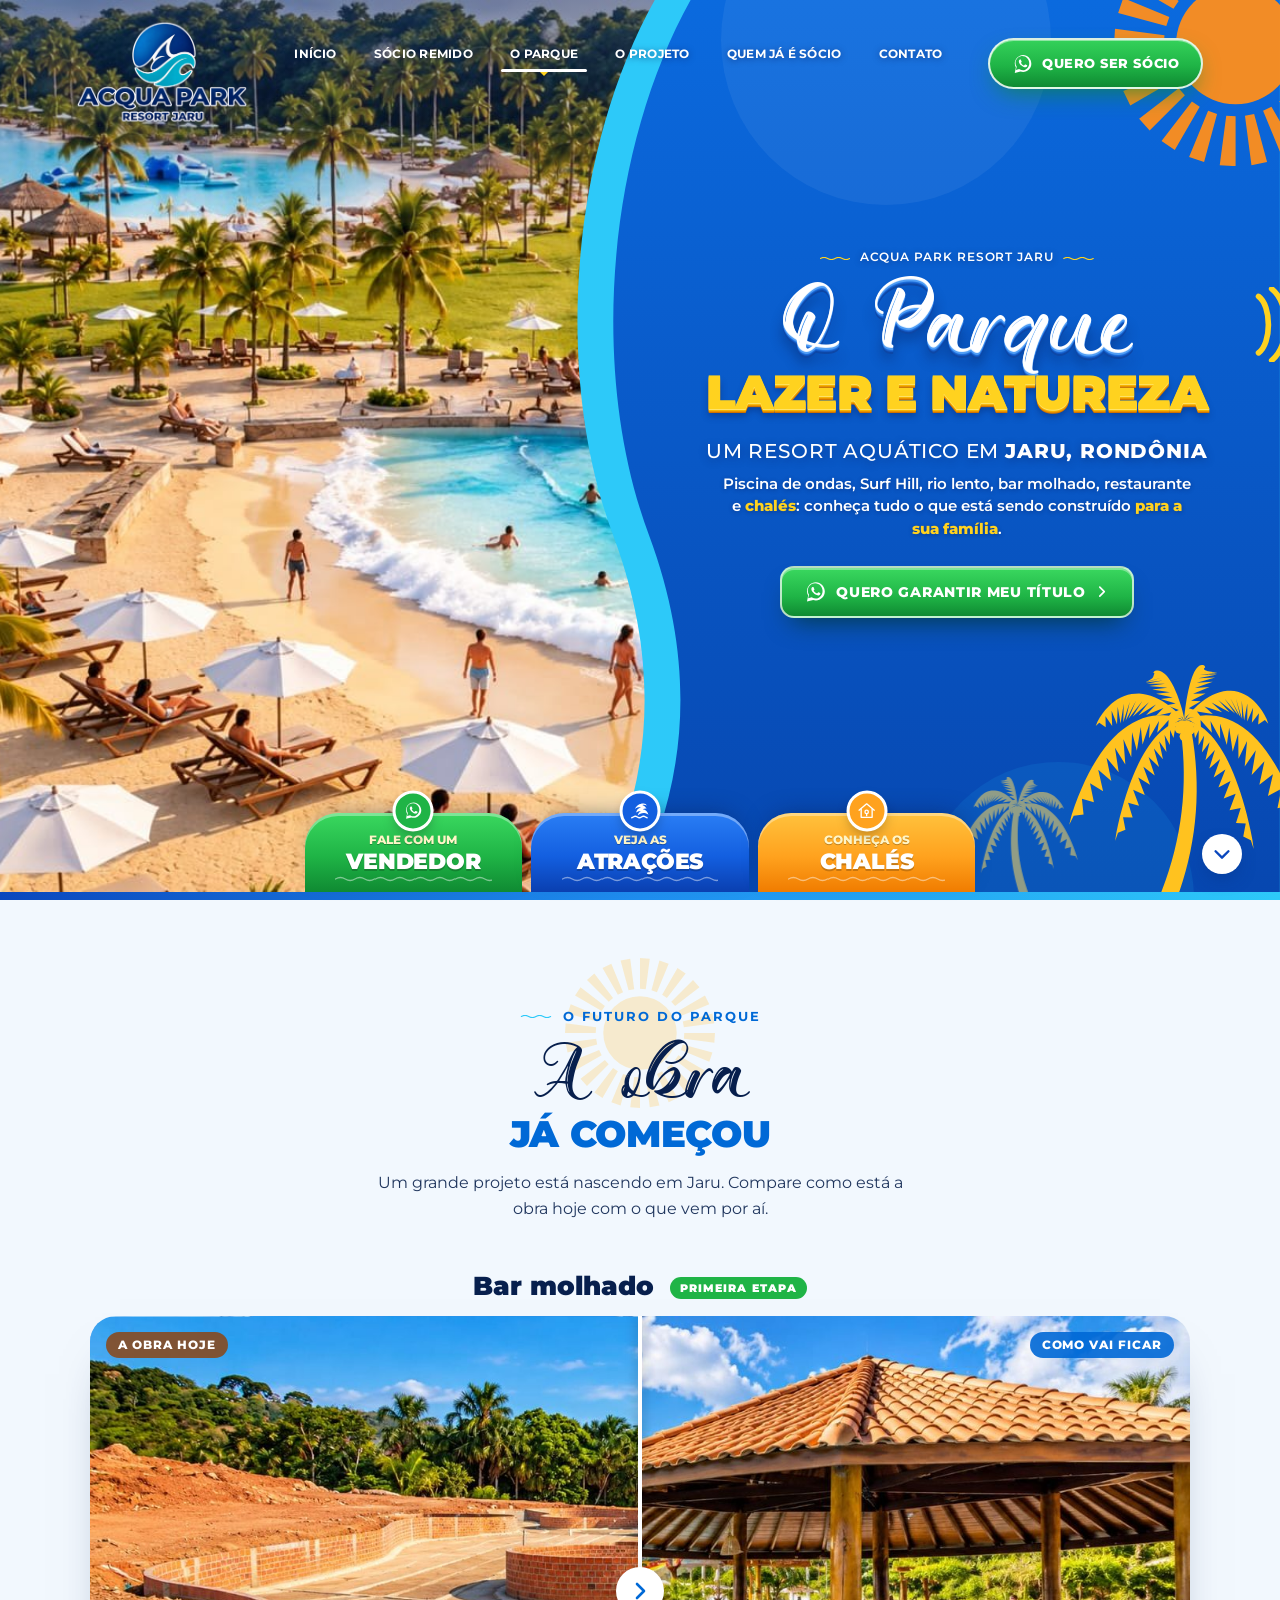
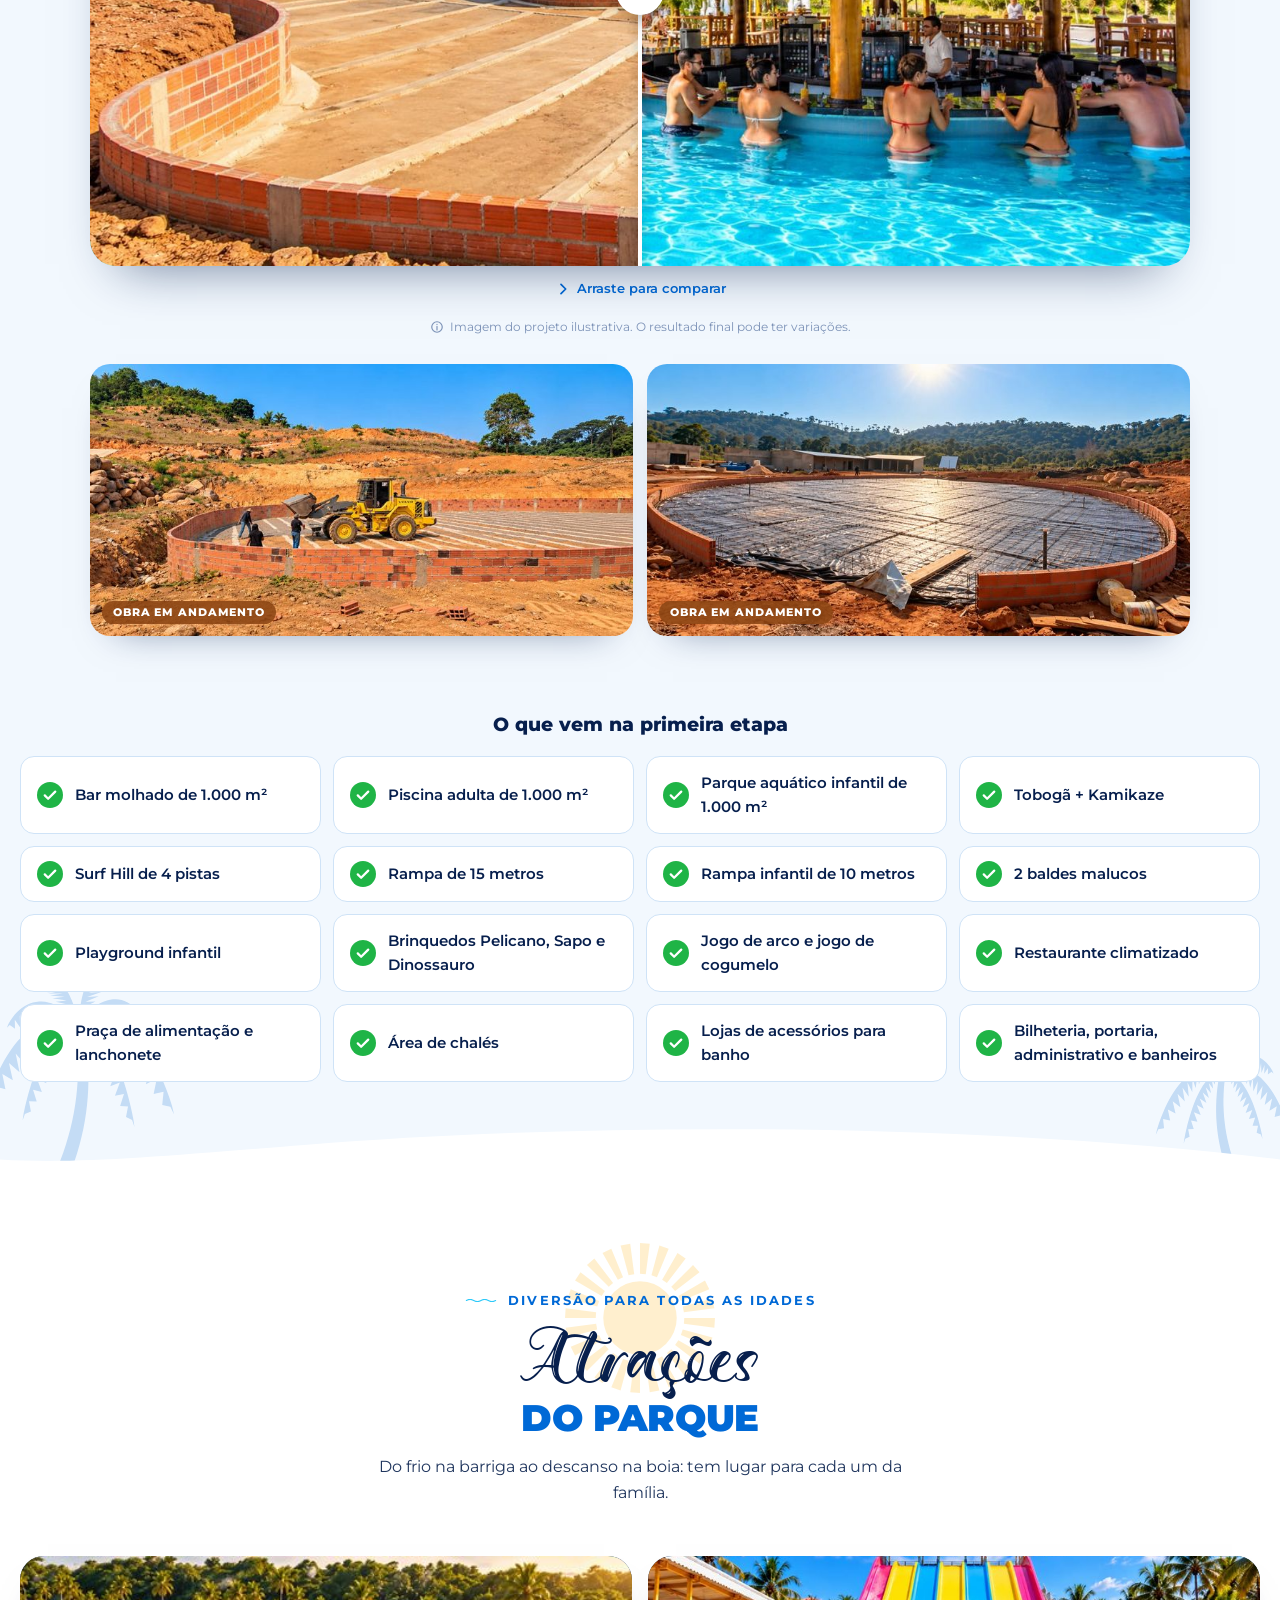
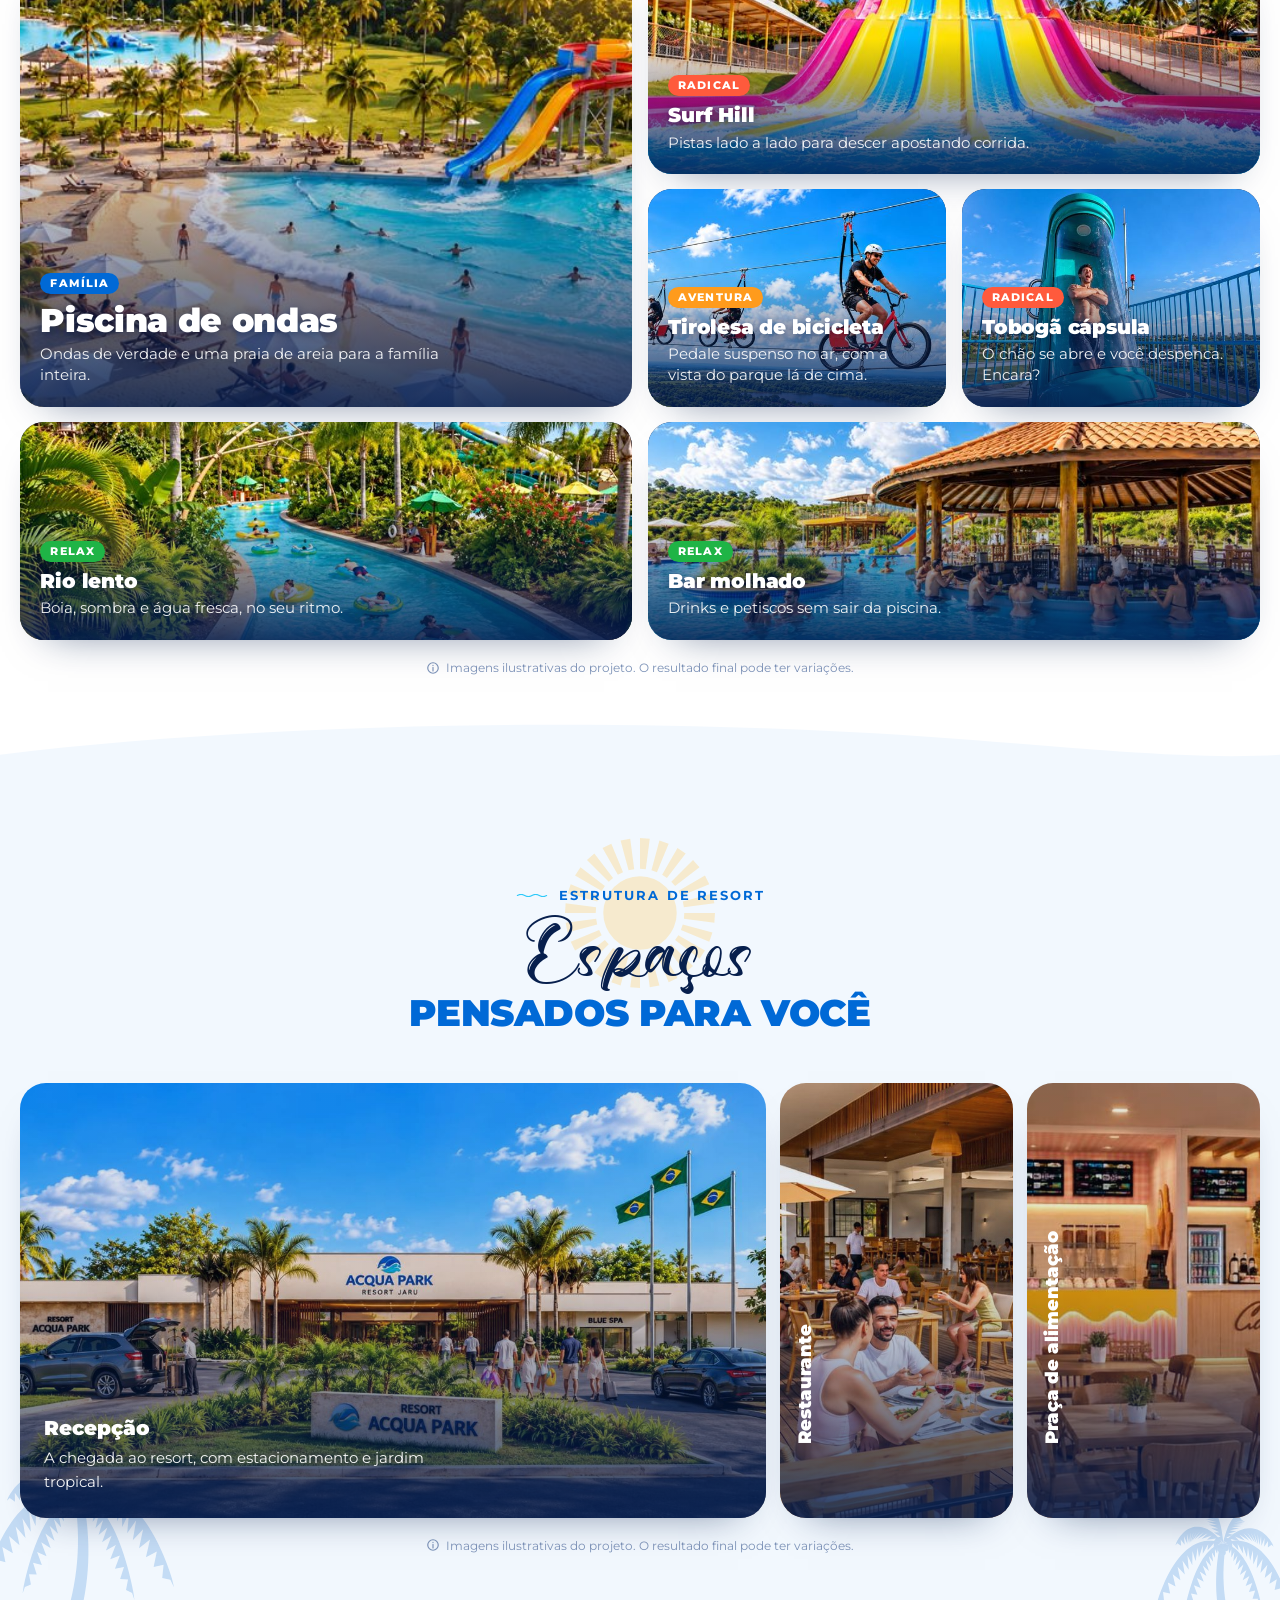
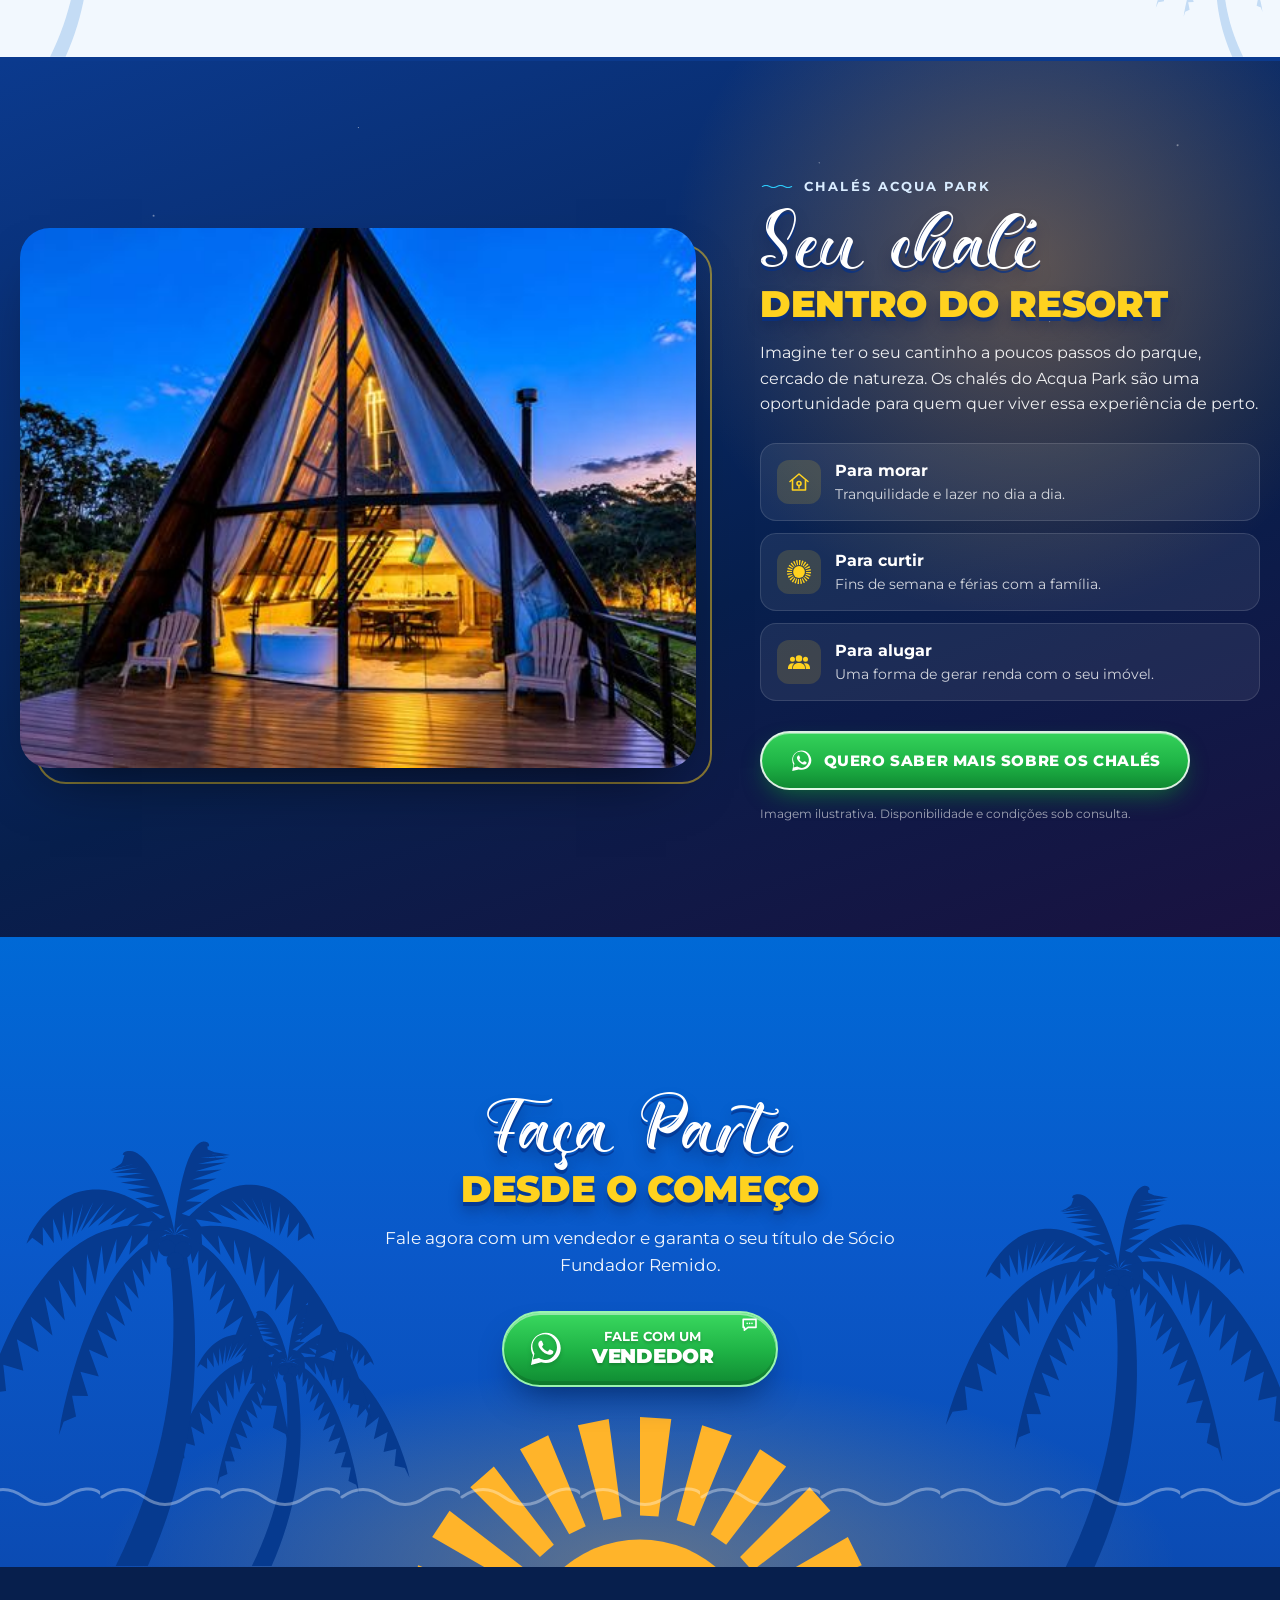
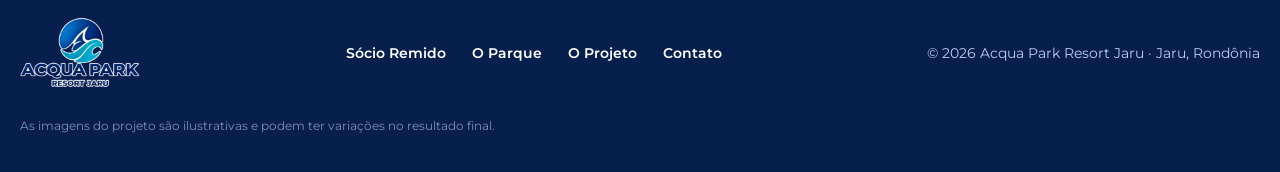
<file: acqua-park-vercel/o-parque.html>
<!DOCTYPE html>
<html lang="pt-BR">
<head>
  <meta charset="UTF-8">
  <meta name="viewport" content="width=device-width, initial-scale=1, viewport-fit=cover">
  <title>O Parque · Acqua Park Resort Jaru</title>
  <meta name="claude:viewport-fit-sides" content="cover">
  <meta name="description" content="Seja Sócio Fundador Remido do Acqua Park Resort Jaru. Um projeto de lazer, natureza e diversão para toda a família em Jaru/RO.">
  <meta name="theme-color" content="#0069d6">

  <!-- FONTES: Montserrat (textos, menu, botões e a linha "DESDE O COMEÇO")
       A Qimberly (títulos) é carregada no css/style.css a partir de assets/fonts/ -->
  <link rel="preconnect" href="https://fonts.googleapis.com">
  <link rel="preconnect" href="https://fonts.gstatic.com" crossorigin>
  <link rel="stylesheet" href="https://fonts.googleapis.com/css2?family=Montserrat:wght@400;500;600;700;800;900&display=swap">

  <!-- IMAGEM DO FUNDO: pré-carregada para a Hero aparecer rápido -->
  <link rel="preload" as="image" href="assets/img/site/piscina-ondas-full.jpg" media="(min-width: 761px)">
  <link rel="preload" as="image" href="assets/img/site/piscina-ondas-m.jpg" media="(max-width: 760px)">
  <link rel="preload" as="font" type="font/woff2" href="assets/fonts/Qimberly.woff2" crossorigin>

  <link rel="stylesheet" href="css/style.css">
</head>
<body class="page-parque">

  <!-- Ícones reutilizados no site (WhatsApp, onda, pessoas, setas) -->
  <svg width="0" height="0" style="position:absolute" aria-hidden="true">
    <symbol id="i-whatsapp" viewBox="0 0 32 32"><path fill="currentColor" d="M16.04 3C9.4 3 4 8.36 4 14.97c0 2.11.56 4.17 1.62 5.99L4 29l8.25-2.15a12.1 12.1 0 0 0 3.79.6C22.66 27.45 28 22.1 28 15.5 28 8.9 22.66 3 16.04 3Zm0 21.98c-1.84 0-3.64-.5-5.21-1.43l-.37-.22-4.9 1.28 1.31-4.76-.24-.39a9.83 9.83 0 0 1-1.52-5.25c0-5.47 4.47-9.92 9.95-9.92 5.47 0 9.92 4.92 9.92 10.4 0 5.48-4.46 10.29-8.94 10.29Zm5.45-7.43c-.3-.15-1.77-.87-2.04-.97-.28-.1-.48-.15-.68.15-.2.3-.78.97-.96 1.17-.18.2-.35.22-.65.07-.3-.15-1.26-.46-2.4-1.48-.89-.79-1.49-1.77-1.66-2.07-.17-.3-.02-.46.13-.61.14-.13.3-.35.45-.52.15-.18.2-.3.3-.5.1-.2.05-.38-.02-.53-.08-.15-.68-1.63-.93-2.23-.24-.58-.5-.5-.68-.51h-.58c-.2 0-.53.07-.8.37-.28.3-1.05 1.02-1.05 2.5 0 1.47 1.07 2.9 1.22 3.1.15.2 2.1 3.2 5.1 4.49.71.3 1.27.49 1.7.63.72.23 1.37.2 1.88.12.58-.09 1.77-.72 2.02-1.42.25-.7.25-1.3.18-1.42-.08-.13-.28-.2-.58-.35Z"/></symbol>
    <symbol id="i-wave" viewBox="0 0 48 48"><path fill="currentColor" d="M33.6 7.2c-8.9-.6-17.3 4.6-20.7 12.8 3.6-3.7 9.2-5.2 14-3.5-6 1.2-10.7 6.2-11.4 12.4 3-3 7.4-4.3 11.5-3.2-4.2 1.7-7.1 5.6-7.5 10.1h.1c3.3-4 8.3-6.4 13.6-6.4 4.4 0 8.5 1.6 11.6 4.4-1.3-6.8-6.8-12-13.6-12.8 2.8-1.6 6.1-2.2 9.4-1.6C38.6 15.9 35 12 30.4 10.5c1.1-.3 2.2-.4 3.3-.4h.1c2.6 0 5.2.7 7.4 2-1.7-2.8-4.5-4.7-7.6-4.9ZM4 39.2c2.3 0 3.6-.9 4.9-1.8 1.3-.9 2.6-1.8 4.8-1.8s3.5.9 4.8 1.8c1.3.9 2.6 1.8 4.9 1.8s3.6-.9 4.9-1.8c1.3-.9 2.6-1.8 4.8-1.8s3.5.9 4.8 1.8c1.3.9 2.6 1.8 4.9 1.8v3.3c-2.3 0-3.6-.9-4.9-1.8-1.3-.9-2.6-1.8-4.8-1.8s-3.5.9-4.8 1.8c-1.3.9-2.6 1.8-4.9 1.8s-3.6-.9-4.9-1.8c-1.3-.9-2.6-1.8-4.8-1.8s-3.5.9-4.8 1.8C7.6 41.6 6.3 42.5 4 42.5v-3.3Z"/></symbol>
    <symbol id="i-people" viewBox="0 0 48 48"><path fill="currentColor" d="M24 10.5a6.5 6.5 0 1 1 0 13 6.5 6.5 0 0 1 0-13Zm-13 3a5 5 0 1 1 0 10 5 5 0 0 1 0-10Zm26 0a5 5 0 1 1 0 10 5 5 0 0 1 0-10ZM24 26c6.6 0 12 4.2 12 9.4V38H12v-2.6C12 30.2 17.4 26 24 26Zm-13 .5c1.1 0 2.2.2 3.2.5-2.3 2.2-3.7 5-3.7 8.1V38H2v-2.4c0-5 4-9.1 9-9.1Zm26 0c5 0 9 4.1 9 9.1V38h-8.5v-2.9c0-3.1-1.4-5.9-3.7-8.1 1-.3 2.1-.5 3.2-.5Z"/></symbol>
    <symbol id="i-chevron-right" viewBox="0 0 24 24"><path fill="none" stroke="currentColor" stroke-width="2.6" stroke-linecap="round" stroke-linejoin="round" d="m9 5 7 7-7 7"/></symbol>
    <symbol id="i-chevron-down" viewBox="0 0 24 24"><path fill="none" stroke="currentColor" stroke-width="2.6" stroke-linecap="round" stroke-linejoin="round" d="m5 9 7 7 7-7"/></symbol>
    <symbol id="i-chat" viewBox="0 0 24 24"><path fill="none" stroke="currentColor" stroke-width="2" stroke-linejoin="round" d="M4 5.5h16v10H10l-4.5 3.5v-3.5H4z"/><circle cx="9" cy="10.5" r="1" fill="currentColor"/><circle cx="12" cy="10.5" r="1" fill="currentColor"/><circle cx="15" cy="10.5" r="1" fill="currentColor"/></symbol>
    <symbol id="i-play" viewBox="0 0 24 24"><path fill="currentColor" d="M8 5.2v13.6c0 .8.9 1.3 1.6.9l10.6-6.8a1 1 0 0 0 0-1.8L9.6 4.3C8.9 3.9 8 4.4 8 5.2Z"/></symbol>
    <!-- ilustrações da Hero: coqueiro e sol -->
    <symbol id="i-palm" viewBox="100 80 840 920"><g fill="currentColor"><path d="M410.0 1000.0 L424.2 970.0 L437.4 939.8 L449.6 909.5 L460.8 879.2 L471.0 848.8 L480.2 818.2 L488.4 787.5 L495.6 756.8 L501.8 726.0 L507.0 695.0 L511.2 664.0 L514.4 632.8 L516.6 601.5 L517.8 570.2 L518.0 538.8 L517.2 507.2 L515.4 475.5 L512.6 443.8 L508.8 412.0 L504.0 380.0 L536.0 380.0 L542.2 412.0 L547.4 443.8 L551.6 475.5 L554.8 507.2 L557.0 538.8 L558.2 570.2 L558.4 601.5 L557.6 632.8 L555.8 664.0 L553.0 695.0 L549.2 726.0 L544.4 756.8 L538.6 787.5 L531.8 818.2 L524.0 848.8 L515.2 879.2 L505.4 909.5 L494.6 939.8 L482.8 970.0 L470.0 1000.0Z"/><path d="M520.0 380.0 L504.3 371.9 L487.9 367.0 L471.5 363.8 L454.9 362.2 L438.4 362.2 L421.9 363.8 L405.6 367.0 L389.4 371.8 L373.5 378.1 L357.8 386.0 L342.4 395.4 L327.4 406.2 L312.8 418.5 L298.5 432.3 L284.6 447.4 L271.1 463.9 L258.0 481.8 L245.3 501.0 L233.0 521.6 L221.0 543.5 L209.4 566.8 L198.3 591.4 L187.5 617.3 L177.2 644.6 L167.6 673.4 L160.0 704.0 L160.0 704.0 L174.1 675.9 L204.9 671.9 L199.7 622.8 L237.2 634.0 L225.1 574.9 L265.9 599.2 L250.8 532.4 L291.7 567.9 L276.7 495.2 L314.8 540.2 L303.0 463.4 L335.4 515.6 L329.5 436.8 L354.0 493.4 L356.4 415.3 L371.4 472.9 L383.7 398.8 L389.2 453.2 L411.6 387.0 L409.6 434.3 L440.6 379.7 L435.3 416.6 L470.8 377.1 L468.9 400.8 L502.8 378.8 L520.0 380.0Z"/><path d="M520.0 380.0 L509.6 365.9 L498.1 354.0 L486.4 343.3 L474.5 333.6 L462.6 325.0 L450.7 317.4 L438.7 310.9 L426.7 305.4 L414.7 300.9 L402.6 297.6 L390.6 295.4 L378.6 294.4 L366.7 294.5 L355.0 295.8 L343.5 298.2 L332.2 301.8 L321.3 306.5 L310.8 312.3 L300.6 319.2 L290.8 327.1 L281.5 336.0 L272.5 345.8 L264.0 356.7 L256.0 368.5 L248.6 381.4 L242.9 396.0 L242.9 396.0 L253.9 385.1 L274.2 399.9 L273.4 364.9 L294.3 395.3 L292.5 348.3 L309.5 391.3 L311.5 335.4 L320.7 387.9 L330.3 326.1 L328.9 384.0 L349.1 320.3 L336.3 378.9 L368.3 317.6 L345.2 372.8 L388.1 318.1 L358.2 366.8 L409.0 321.8 L376.4 362.6 L431.0 328.8 L400.4 361.6 L454.4 339.3 L430.3 364.7 L479.1 353.4 L466.6 372.2 L505.4 370.9 L520.0 380.0Z"/><path d="M520.0 380.0 L518.3 366.5 L515.3 353.9 L512.1 342.0 L508.7 330.6 L505.2 319.8 L501.7 309.6 L498.1 299.9 L494.4 290.7 L490.7 282.2 L487.0 274.1 L483.2 266.6 L479.3 259.7 L475.4 253.3 L471.4 247.4 L467.4 242.1 L463.3 237.4 L459.1 233.2 L454.8 229.7 L450.4 226.7 L446.0 224.5 L441.5 222.9 L437.0 222.2 L432.7 222.3 L428.6 223.3 L425.1 225.2 L422.8 229.0 L422.8 229.0 L426.4 230.5 L419.1 251.8 L431.5 232.5 L409.9 257.7 L436.0 235.5 L402.1 258.2 L440.8 239.7 L398.4 258.0 L446.3 245.7 L398.9 259.5 L452.5 253.7 L402.8 263.7 L459.3 263.7 L409.7 271.0 L466.7 275.9 L419.3 281.3 L474.8 290.2 L431.5 294.7 L483.4 306.6 L446.3 311.1 L492.6 325.1 L464.0 330.6 L502.5 345.7 L485.3 353.2 L513.3 368.3 L520.0 380.0Z"/><path d="M520.0 380.0 L519.9 365.1 L521.3 351.1 L523.0 337.7 L524.9 325.0 L526.8 313.0 L528.9 301.6 L531.0 290.8 L533.2 280.7 L535.5 271.2 L537.9 262.3 L540.3 254.0 L542.8 246.4 L545.3 239.4 L548.0 233.0 L550.7 227.2 L553.6 222.1 L556.5 217.5 L559.6 213.6 L562.9 210.2 L566.5 207.6 L570.3 205.6 L574.4 204.7 L578.5 205.1 L582.0 206.7 L584.3 209.4 L584.7 213.5 L584.7 213.5 L581.4 214.2 L584.8 237.9 L578.6 215.8 L603.5 241.2 L577.5 217.9 L617.7 234.2 L575.5 221.4 L623.3 229.5 L572.4 227.2 L624.0 229.8 L568.5 235.7 L621.5 234.8 L564.0 246.7 L616.2 243.9 L558.9 260.3 L608.6 257.0 L553.3 276.5 L598.5 273.7 L547.3 295.2 L586.1 294.1 L540.7 316.4 L571.0 318.0 L533.5 340.1 L552.2 345.9 L525.4 366.2 L520.0 380.0Z"/><path d="M520.0 380.0 L529.5 365.1 L540.2 352.2 L551.2 340.6 L562.3 330.1 L573.4 320.7 L584.7 312.3 L596.0 305.1 L607.4 298.9 L618.8 293.9 L630.3 290.0 L641.8 287.2 L653.3 285.7 L664.8 285.5 L676.0 286.5 L687.1 288.8 L697.9 292.3 L708.4 297.0 L718.5 302.8 L728.1 309.8 L737.4 317.8 L746.2 326.9 L754.6 337.0 L762.6 348.1 L770.1 360.2 L777.0 373.5 L782.1 388.5 L782.1 388.5 L771.5 377.0 L750.6 390.9 L752.9 355.9 L730.8 385.5 L734.7 338.7 L716.4 381.4 L716.7 325.6 L706.6 378.1 L699.1 316.4 L700.5 374.5 L681.5 310.9 L695.8 369.4 L663.7 308.7 L689.4 363.0 L645.2 309.8 L678.3 356.7 L625.7 314.3 L661.2 352.8 L604.9 322.4 L637.9 352.9 L582.7 334.4 L608.7 357.9 L559.2 350.2 L572.9 368.0 L534.1 369.7 L520.0 380.0Z"/><path d="M520.0 380.0 L536.2 371.8 L553.0 366.9 L570.0 363.8 L587.0 362.4 L604.0 362.7 L620.9 364.7 L637.8 368.4 L654.4 373.7 L670.8 380.8 L686.8 389.4 L702.6 399.6 L718.0 411.4 L733.0 424.8 L747.6 439.6 L761.8 455.9 L775.7 473.7 L789.1 493.0 L802.2 513.6 L814.9 535.8 L827.2 559.3 L839.0 584.3 L850.5 610.7 L861.6 638.6 L872.2 667.9 L882.1 698.7 L890.0 731.5 L890.0 731.5 L875.6 701.2 L844.1 694.7 L849.4 643.8 L810.8 652.7 L823.2 592.1 L781.1 614.1 L796.8 546.2 L754.3 579.5 L770.1 506.0 L730.2 548.9 L743.1 471.5 L708.5 521.9 L715.8 442.6 L689.0 497.8 L688.1 419.2 L670.9 475.9 L660.0 401.1 L652.6 455.2 L631.2 388.2 L631.8 435.4 L601.5 380.2 L605.8 417.0 L570.5 377.1 L571.8 400.8 L537.6 378.7 L520.0 380.0Z"/><path d="M520.0 380.0 L509.2 380.1 L498.5 382.6 L488.0 386.3 L477.6 391.3 L467.3 397.4 L457.2 404.7 L447.2 412.9 L437.5 422.2 L428.0 432.6 L418.7 443.9 L409.6 456.2 L400.7 469.5 L392.1 483.7 L383.8 498.9 L375.6 515.1 L367.7 532.2 L360.0 550.2 L352.5 569.2 L345.3 589.1 L338.3 609.9 L331.6 631.7 L325.1 654.4 L318.8 678.0 L312.9 702.6 L307.5 728.2 L303.5 755.0 L303.5 755.0 L312.5 729.5 L335.8 720.1 L328.3 680.8 L358.3 681.5 L344.0 635.8 L378.2 644.9 L359.8 594.5 L396.2 610.9 L375.7 556.9 L412.6 579.4 L391.8 523.0 L427.4 550.5 L408.1 492.9 L440.8 524.0 L424.6 466.3 L452.9 499.4 L441.2 443.4 L463.9 476.6 L458.1 423.9 L474.6 454.8 L475.2 407.9 L485.9 433.4 L492.7 395.0 L499.5 411.3 L510.8 385.0 L520.0 380.0Z"/><path d="M520.0 380.0 L530.9 380.1 L541.5 382.7 L552.1 386.7 L562.5 392.0 L572.9 398.5 L583.0 406.1 L593.0 414.9 L602.7 424.8 L612.2 435.8 L621.5 447.8 L630.6 460.9 L639.4 475.1 L648.0 490.2 L656.4 506.4 L664.5 523.6 L672.4 541.9 L680.1 561.1 L687.5 581.3 L694.8 602.6 L701.7 624.9 L708.5 648.1 L715.0 672.4 L721.2 697.7 L727.1 724.0 L732.5 751.4 L736.5 780.0 L736.5 780.0 L727.5 752.6 L703.9 741.1 L711.7 700.3 L681.2 698.9 L696.0 652.0 L661.1 659.0 L680.2 607.7 L642.9 622.0 L664.2 567.4 L626.3 588.0 L648.1 531.2 L611.3 556.8 L631.8 498.9 L597.8 528.4 L615.3 470.6 L585.7 502.3 L598.6 446.2 L574.7 478.3 L581.8 425.6 L564.2 455.8 L564.7 408.7 L553.3 433.9 L547.2 395.3 L540.1 411.5 L529.2 385.0 L520.0 380.0Z"/><circle cx="506" cy="404" r="16"/><circle cx="536" cy="408" r="16"/><circle cx="521" cy="428" r="16"/></g></symbol>
    <symbol id="i-sun" viewBox="0 0 400 400"><path fill="currentColor" d="M318.0 200.0 L400.0 200.0 L398.3 226.1 L317.0 215.4Z M314.0 230.5 L393.2 251.8 L384.8 276.5 L309.0 245.2Z M302.2 259.0 L373.2 300.0 L358.7 321.8 L293.6 271.8Z M283.4 283.4 L341.4 341.4 L321.8 358.7 L271.8 293.6Z M259.0 302.2 L300.0 373.2 L276.5 384.8 L245.2 309.0Z M230.5 314.0 L251.8 393.2 L226.1 398.3 L215.4 317.0Z M200.0 318.0 L200.0 400.0 L173.9 398.3 L184.6 317.0Z M169.5 314.0 L148.2 393.2 L123.5 384.8 L154.8 309.0Z M141.0 302.2 L100.0 373.2 L78.2 358.7 L128.2 293.6Z M116.6 283.4 L58.6 341.4 L41.3 321.8 L106.4 271.8Z M97.8 259.0 L26.8 300.0 L15.2 276.5 L91.0 245.2Z M86.0 230.5 L6.8 251.8 L1.7 226.1 L83.0 215.4Z M82.0 200.0 L0.0 200.0 L1.7 173.9 L83.0 184.6Z M86.0 169.5 L6.8 148.2 L15.2 123.5 L91.0 154.8Z M97.8 141.0 L26.8 100.0 L41.3 78.2 L106.4 128.2Z M116.6 116.6 L58.6 58.6 L78.2 41.3 L128.2 106.4Z M141.0 97.8 L100.0 26.8 L123.5 15.2 L154.8 91.0Z M169.5 86.0 L148.2 6.8 L173.9 1.7 L184.6 83.0Z M200.0 82.0 L200.0 0.0 L226.1 1.7 L215.4 83.0Z M230.5 86.0 L251.8 6.8 L276.5 15.2 L245.2 91.0Z M259.0 97.8 L300.0 26.8 L321.8 41.3 L271.8 106.4Z M283.4 116.6 L341.4 58.6 L358.7 78.2 L293.6 128.2Z M302.2 141.0 L373.2 100.0 L384.8 123.5 L309.0 154.8Z M314.0 169.5 L393.2 148.2 L398.3 173.9 L317.0 184.6Z"/><circle cx="200" cy="200" r="98" fill="currentColor"/></symbol>
    <!-- ícones dos benefícios -->
    <symbol id="i-nofee" viewBox="0 0 48 48"><g fill="none" stroke="currentColor" stroke-width="3.2" stroke-linecap="round" stroke-linejoin="round"><rect x="7" y="11" width="34" height="30" rx="5"/><path d="M7 19h34M16 6v9M32 6v9"/><path d="m18 27 12 8M30 27l-12 8"/></g></symbol>
    <symbol id="i-guests" viewBox="0 0 48 48"><g fill="currentColor"><circle cx="17" cy="15" r="7"/><path d="M4 39c0-7.7 5.8-13 13-13s13 5.3 13 13v2H4z"/></g><path fill="none" stroke="currentColor" stroke-width="3.4" stroke-linecap="round" d="M37 15v14M30 22h14"/></symbol>
    <symbol id="i-key" viewBox="0 0 48 48"><g fill="none" stroke="currentColor" stroke-width="3.2" stroke-linecap="round" stroke-linejoin="round"><path d="M6 23 24 8l18 15"/><path d="M11 20v20h26V20"/><circle cx="24" cy="27" r="4"/><path d="M24 31v5"/></g></symbol>
    <symbol id="i-info" viewBox="0 0 24 24"><g fill="none" stroke="currentColor" stroke-width="2" stroke-linecap="round"><circle cx="12" cy="12" r="9"/><path d="M12 11v6M12 7.5v.01"/></g></symbol>
    <symbol id="i-check" viewBox="0 0 24 24"><path fill="none" stroke="currentColor" stroke-width="3" stroke-linecap="round" stroke-linejoin="round" d="m5 12.5 4.5 4.5L19 7.5"/></symbol>
    <symbol id="i-drop" viewBox="0 0 24 32"><path fill="currentColor" d="M12 1.5C9 7.3 3 13.2 3 20a9 9 0 0 0 18 0c0-6.8-6-12.7-9-18.5Z"/></symbol>
  </svg>

  <a class="skip-link" href="#conteudo">Pular para o conteúdo</a>

  <!-- =====================================================================
       CABEÇALHO (logo + menu + botão "Quero ser sócio")
       O mesmo bloco está repetido em o-parque.html. Se mudar um item do
       menu aqui, mude lá também.
       ===================================================================== -->
  <header class="site-header" id="topo" data-header>
    <div class="site-header__inner container">

      <!-- LOGO ✏️ Para trocar, substitua o arquivo assets/img/logo-acqua-park.png -->
      <a class="brand" href="index.html#inicio" aria-label="Acqua Park Resort Jaru — página inicial">
        <img class="brand__logo" src="assets/img/logo-acqua-park.png" alt="Acqua Park Resort Jaru" width="720" height="467">
      </a>

      <!-- MENU ✏️ Textos e links dos itens -->
      <nav class="main-nav" id="menu-principal" aria-label="Menu principal" data-nav>
        <ul class="main-nav__list">
          <li><a class="main-nav__link" href="index.html#inicio">Início</a></li>
          <li><a class="main-nav__link" href="index.html#socio-remido">Sócio Remido</a></li>
          <li><a class="main-nav__link is-active" href="o-parque.html" aria-current="page">O Parque</a></li>
          <li><a class="main-nav__link" href="index.html#o-projeto">O Projeto</a></li>
          <li><a class="main-nav__link" href="index.html#quem-ja-e-socio">Quem já é sócio</a></li>
          <li><a class="main-nav__link" href="index.html#contato">Contato</a></li>
        </ul>
        <!-- Botão de WhatsApp que aparece só dentro do menu do celular -->
        <a class="btn-pill btn-pill--whats main-nav__cta" href="#" data-whatsapp target="_blank" rel="noopener">
          <svg class="icon" aria-hidden="true"><use href="#i-whatsapp"/></svg>
          Quero ser sócio
        </a>
      </nav>

      <!-- BOTÃO "QUERO SER SÓCIO" (desktop) — abre o WhatsApp configurado em js/config.js -->
      <a class="btn-pill btn-pill--whats header-cta" href="#" data-whatsapp target="_blank" rel="noopener">
        <svg class="icon" aria-hidden="true"><use href="#i-whatsapp"/></svg>
        Quero ser sócio
      </a>

      <!-- Botão hamburger (só no celular/tablet) -->
      <button class="nav-toggle" type="button" aria-controls="menu-principal" aria-expanded="false" aria-label="Abrir menu" data-nav-toggle>
        <span></span><span></span><span></span>
      </button>
    </div>
  </header>

  <main id="conteudo">

    <!-- ===================================================================
         HERO
         Esquerda: foto com o Joca apontando para o texto (assets/img/hero-bg.jpg)
         Direita: painel azul com ilustrações (sol e coqueiros) e borda curva
         Base: 3 abas coloridas (os 3 botões principais)
         =================================================================== -->
    <section class="hs hs--parque" id="inicio" aria-labelledby="hero-titulo">
      <div class="hs__frame">

        <!-- FOTO ✏️ troque o arquivo assets/img/hero-bg.jpg -->
        <div class="hs__photo" role="img" aria-label="Piscina de ondas com praia e tobogãs do Acqua Park (imagem ilustrativa)"></div>

        <!-- PAINEL -->
        <div class="hs__panel">
          <!-- forma do painel: curva grande + faixa azul-água (computador) -->
          <svg class="hs__shape" viewBox="0 0 1000 1000" preserveAspectRatio="none" aria-hidden="true">
            <defs>
              <linearGradient id="hsPanelGrad" x1="0" y1="0" x2="0" y2="1">
                <stop offset="0" stop-color="#0b6ade"/>
                <stop offset="1" stop-color="#0747b0"/>
              </linearGradient>
            </defs>
            <path class="band" d="M128 0C10 170-14 420 70 600c78 168 40 300-22 400H1000V0Z"/>
            <path class="fill" d="M178 0C60 170 36 420 120 600c78 168 40 300-22 400H1000V0Z"/>
          </svg>
          <!-- forma do painel no celular: onda no topo -->
          <svg class="hs__shape-m" viewBox="0 0 1000 160" preserveAspectRatio="none" aria-hidden="true">
            <path class="band" d="M0 70C220 0 520-10 760 40c110 23 180 40 240 30V160H0Z"/>
            <path class="fill" d="M0 84C220 14 520 4 760 54c110 23 180 40 240 30V160H0Z"/>
          </svg>

          <!-- ilustrações -->
          <span class="hs__blob hs__blob--1" aria-hidden="true"></span>
          <span class="hs__blob hs__blob--2" aria-hidden="true"></span>
          <svg class="ill ill--sun" aria-hidden="true"><use href="#i-sun"/></svg>
          <svg class="ill ill--palm" aria-hidden="true"><use href="#i-palm"/></svg>
          <svg class="ill ill--palm2" aria-hidden="true"><use href="#i-palm"/></svg>

          <div class="hs__copy">
            <!-- TEXTOS DA HERO ✏️ -->
            <p class="hs__eyebrow" data-reveal style="--d:.35s">Acqua Park Resort Jaru</p>

            <h1 class="hs__title" id="hero-titulo" data-reveal="up" style="--d:.5s">
              <span class="hs__t1">O Parque</span>
              <span class="hs__t2">lazer e natureza</span>
              <svg class="hs__marks" viewBox="0 0 40 80" aria-hidden="true"><path d="M8 10c14 10 14 50 0 60M22 2c20 16 20 60 0 76"/></svg>
            </h1>

            <p class="hs__kicker" data-reveal="up" style="--d:.7s">Um resort aquático em <strong>Jaru, Rondônia</strong></p>
            <p class="hs__lead" data-reveal="up" style="--d:.8s">
              Piscina de ondas, Surf Hill, rio lento, bar molhado, restaurante e <mark>chalés</mark>: conheça tudo o que está sendo construído <mark>para a sua família</mark>.
            </p>

            <!-- Botão verde ✏️ abre o WhatsApp configurado em js/config.js -->
            <a class="hs__btn" href="#" data-whatsapp target="_blank" rel="noopener" data-reveal="up" style="--d:.95s">
              <svg class="hs__btn-icon" aria-hidden="true"><use href="#i-whatsapp"/></svg>
              Quero garantir meu título
              <svg class="hs__btn-arrow" aria-hidden="true"><use href="#i-chevron-right"/></svg>
            </a>
          </div>
        </div>
      </div>

      <!-- OS TRÊS BOTÕES PRINCIPAIS, em forma de abas ✏️ textos e links -->
      <nav class="hs__tabs" aria-label="Atalhos principais">
        <!-- 1. Verde — WhatsApp do vendedor -->
        <a class="hs-tab hs-tab--green" href="#" data-whatsapp target="_blank" rel="noopener" data-reveal="up" style="--d:1.05s">
          <span class="hs-tab__badge"><svg aria-hidden="true"><use href="#i-whatsapp"/></svg></span>
          <small>Fale com um</small><b>Vendedor</b>
        </a>
        <!-- 2. Azul — página "O Parque" -->
        <a class="hs-tab hs-tab--blue" href="#atracoes" data-reveal="up" style="--d:1.15s">
          <span class="hs-tab__badge"><svg aria-hidden="true"><use href="#i-wave"/></svg></span>
          <small>Veja as</small><b>Atrações</b>
        </a>
        <!-- 3. Laranja — seção Sócio Remido -->
        <a class="hs-tab hs-tab--orange" href="#chales" data-reveal="up" style="--d:1.25s">
          <span class="hs-tab__badge"><svg aria-hidden="true"><use href="#i-key"/></svg></span>
          <small>Conheça os</small><b>Chalés</b>
        </a>
      </nav>

      <!-- botão de rolar para a próxima seção -->
      <a class="scroll-down hs__scroll" href="#o-projeto" aria-label="Rolar para a próxima seção" data-reveal style="--d:1.45s">
        <svg aria-hidden="true"><use href="#i-chevron-down"/></svg>
      </a>
    </section>


    <!-- O PROJETO / FUTURO DO PARQUE ✏️ lista da primeira etapa (conforme folder) -->
    <section class="section section--tint" id="o-projeto" aria-labelledby="t-projeto">
      <div class="curve" aria-hidden="true"></div>
      <div class="palms" aria-hidden="true"></div>
      <div class="container">
        <div class="section-head">
          <p class="eyebrow">O futuro do parque</p>
          <h2 class="display" id="t-projeto">A obra <span>já começou</span></h2>
          <p class="lead">Um grande projeto está nascendo em Jaru. Compare como está a obra hoje com o que vem por aí.</p>
        </div>
        <!-- ANTES E DEPOIS ✏️ bar molhado: obra hoje × projeto (mesmo lugar) -->
        <div class="ba-wrap">
          <h3 class="ba-title">Bar molhado <span>primeira etapa</span></h3>
          <div class="ba" data-ba>
            <img class="ba__after" src="assets/img/site/bar-molhado.jpg" srcset="assets/img/site/bar-molhado-m.jpg 760w, assets/img/site/bar-molhado.jpg 1400w" sizes="(max-width: 760px) 100vw, 1100px" alt="Bar molhado: como vai ficar" loading="lazy" decoding="async">
            <div class="ba__before"><img class="" src="assets/img/site/obra-3.jpg" srcset="assets/img/site/obra-3-m.jpg 760w, assets/img/site/obra-3.jpg 1400w" sizes="(max-width: 760px) 100vw, 1100px" alt="Bar molhado: a obra hoje" loading="lazy" decoding="async"></div>
            <span class="ba__label ba__label--before">A obra hoje</span>
            <span class="ba__label ba__label--after">Como vai ficar</span>
            <span class="ba__handle" aria-hidden="true"><svg><use href="#i-chevron-right"/></svg></span>
            <input class="ba__range" type="range" min="0" max="100" value="50" aria-label="Arraste para comparar a obra do bar molhado com o projeto">
          </div>
          <p class="ba-hint"><svg aria-hidden="true"><use href="#i-chevron-right"/></svg>Arraste para comparar</p>
          <p class="ilustra"><svg aria-hidden="true"><use href="#i-info"/></svg>Imagem do projeto ilustrativa. O resultado final pode ter variações.</p>
          <!-- FOTOS DA OBRA ✏️ -->
          <ul class="obra-fotos">
            <li><img class="" src="assets/img/site/obra-1.jpg" srcset="assets/img/site/obra-1-m.jpg 760w, assets/img/site/obra-1.jpg 1400w" sizes="(max-width: 760px) 100vw, 540px" alt="Obra do Acqua Park em andamento" loading="lazy" decoding="async"><span>Obra em andamento</span></li>
            <li><img class="" src="assets/img/site/obra-2.jpg" srcset="assets/img/site/obra-2-m.jpg 760w, assets/img/site/obra-2.jpg 1400w" sizes="(max-width: 760px) 100vw, 540px" alt="Obra do Acqua Park em andamento" loading="lazy" decoding="async"><span>Obra em andamento</span></li>
          </ul>
        </div>
        <h3 class="stage-title">O que vem na primeira etapa</h3>
        <ul class="stage">
          <li><svg aria-hidden="true"><use href="#i-check"/></svg>Bar molhado de 1.000 m²</li>
          <li><svg aria-hidden="true"><use href="#i-check"/></svg>Piscina adulta de 1.000 m²</li>
          <li><svg aria-hidden="true"><use href="#i-check"/></svg>Parque aquático infantil de 1.000 m²</li>
          <li><svg aria-hidden="true"><use href="#i-check"/></svg>Tobogã + Kamikaze</li>
          <li><svg aria-hidden="true"><use href="#i-check"/></svg>Surf Hill de 4 pistas</li>
          <li><svg aria-hidden="true"><use href="#i-check"/></svg>Rampa de 15 metros</li>
          <li><svg aria-hidden="true"><use href="#i-check"/></svg>Rampa infantil de 10 metros</li>
          <li><svg aria-hidden="true"><use href="#i-check"/></svg>2 baldes malucos</li>
          <li><svg aria-hidden="true"><use href="#i-check"/></svg>Playground infantil</li>
          <li><svg aria-hidden="true"><use href="#i-check"/></svg>Brinquedos Pelicano, Sapo e Dinossauro</li>
          <li><svg aria-hidden="true"><use href="#i-check"/></svg>Jogo de arco e jogo de cogumelo</li>
          <li><svg aria-hidden="true"><use href="#i-check"/></svg>Restaurante climatizado</li>
          <li><svg aria-hidden="true"><use href="#i-check"/></svg>Praça de alimentação e lanchonete</li>
          <li><svg aria-hidden="true"><use href="#i-check"/></svg>Área de chalés</li>
          <li><svg aria-hidden="true"><use href="#i-check"/></svg>Lojas de acessórios para banho</li>
          <li><svg aria-hidden="true"><use href="#i-check"/></svg>Bilheteria, portaria, administrativo e banheiros</li>
        </ul>
      </div>
    </section>


    <!-- ATRAÇÕES ✏️ fotos em assets/img/site -->
    <section class="section atracoes" id="atracoes" aria-labelledby="t-atracoes">
      <div class="curve curve--flip" aria-hidden="true"></div>
      <div class="container">
        <div class="section-head">
          <p class="eyebrow">Diversão para todas as idades</p>
          <h2 class="display" id="t-atracoes">Atrações <span>do parque</span></h2>
          <p class="lead">Do frio na barriga ao descanso na boia: tem lugar para cada um da família.</p>
        </div>
        <div class="carousel" data-carousel>
          <ul class="atr-grid" data-track>
          <li class="atr atr--big">
            <img class="atr__img" src="assets/img/site/piscina-ondas.jpg" srcset="assets/img/site/piscina-ondas-m.jpg 760w, assets/img/site/piscina-ondas.jpg 1400w" sizes="(max-width: 760px) 84vw, 50vw" alt="Piscina de ondas" loading="lazy" decoding="async">
            <div class="atr__body">
              <span class="atr__tag atr__tag--família">Família</span>
              <h3>Piscina de ondas</h3>
              <p>Ondas de verdade e uma praia de areia para a família inteira.</p>
            </div>
          </li>
          <li class="atr atr--wide">
            <img class="atr__img" src="assets/img/site/surf-hill.jpg" srcset="assets/img/site/surf-hill-m.jpg 760w, assets/img/site/surf-hill.jpg 1400w" sizes="(max-width: 760px) 84vw, 50vw" alt="Surf Hill" loading="lazy" decoding="async">
            <div class="atr__body">
              <span class="atr__tag atr__tag--radical">Radical</span>
              <h3>Surf Hill</h3>
              <p>Pistas lado a lado para descer apostando corrida.</p>
            </div>
          </li>
          <li class="atr ">
            <img class="atr__img" src="assets/img/site/tirolesa-bike.jpg" srcset="assets/img/site/tirolesa-bike-m.jpg 760w, assets/img/site/tirolesa-bike.jpg 1400w" sizes="(max-width: 760px) 84vw, 50vw" alt="Tirolesa de bicicleta" loading="lazy" decoding="async">
            <div class="atr__body">
              <span class="atr__tag atr__tag--aventura">Aventura</span>
              <h3>Tirolesa de bicicleta</h3>
              <p>Pedale suspenso no ar, com a vista do parque lá de cima.</p>
            </div>
          </li>
          <li class="atr ">
            <img class="atr__img" src="assets/img/site/toboga-capsula.jpg" srcset="assets/img/site/toboga-capsula-m.jpg 760w, assets/img/site/toboga-capsula.jpg 1400w" sizes="(max-width: 760px) 84vw, 50vw" alt="Tobogã cápsula" loading="lazy" decoding="async">
            <div class="atr__body">
              <span class="atr__tag atr__tag--radical">Radical</span>
              <h3>Tobogã cápsula</h3>
              <p>O chão se abre e você despenca. Encara?</p>
            </div>
          </li>
          <li class="atr atr--wide">
            <img class="atr__img" src="assets/img/site/rio-lento.jpg" srcset="assets/img/site/rio-lento-m.jpg 760w, assets/img/site/rio-lento.jpg 1400w" sizes="(max-width: 760px) 84vw, 50vw" alt="Rio lento" loading="lazy" decoding="async">
            <div class="atr__body">
              <span class="atr__tag atr__tag--relax">Relax</span>
              <h3>Rio lento</h3>
              <p>Boia, sombra e água fresca, no seu ritmo.</p>
            </div>
          </li>
          <li class="atr atr--wide">
            <img class="atr__img" src="assets/img/site/bar-molhado.jpg" srcset="assets/img/site/bar-molhado-m.jpg 760w, assets/img/site/bar-molhado.jpg 1400w" sizes="(max-width: 760px) 84vw, 50vw" alt="Bar molhado" loading="lazy" decoding="async">
            <div class="atr__body">
              <span class="atr__tag atr__tag--relax">Relax</span>
              <h3>Bar molhado</h3>
              <p>Drinks e petiscos sem sair da piscina.</p>
            </div>
          </li>
          </ul>
          <div class="carousel__nav" aria-hidden="true"><span class="carousel__dots" data-dots></span></div>
        </div>
        <p class="ilustra"><svg aria-hidden="true"><use href="#i-info"/></svg>Imagens ilustrativas do projeto. O resultado final pode ter variações.</p>
      </div>
    </section>


    <!-- ESPAÇOS DO RESORT -->
    <section class="section section--tint espacos" id="espacos" aria-labelledby="t-espacos">
      <div class="curve" aria-hidden="true"></div>
      <div class="palms" aria-hidden="true"></div>
      <div class="container">
        <div class="section-head">
          <p class="eyebrow">Estrutura de resort</p>
          <h2 class="display" id="t-espacos">Espaços <span>pensados para você</span></h2>
        </div>
        <div class="carousel" data-carousel>
          <ul class="esp-row" data-track data-accordion>
          <li class="esp is-open" tabindex="0">
            <img class="esp__img" src="assets/img/site/entrada.jpg" srcset="assets/img/site/entrada-m.jpg 760w, assets/img/site/entrada.jpg 1400w" sizes="(max-width: 760px) 84vw, 60vw" alt="Recepção" loading="lazy" decoding="async">
            <div class="esp__body"><h3>Recepção</h3><p>A chegada ao resort, com estacionamento e jardim tropical.</p></div>
          </li>
          <li class="esp" tabindex="0">
            <img class="esp__img" src="assets/img/site/restaurante.jpg" srcset="assets/img/site/restaurante-m.jpg 760w, assets/img/site/restaurante.jpg 1400w" sizes="(max-width: 760px) 84vw, 60vw" alt="Restaurante" loading="lazy" decoding="async">
            <div class="esp__body"><h3>Restaurante</h3><p>Varanda com vista para o verde e cozinha completa.</p></div>
          </li>
          <li class="esp" tabindex="0">
            <img class="esp__img" src="assets/img/site/praca-alimentacao.jpg" srcset="assets/img/site/praca-alimentacao-m.jpg 760w, assets/img/site/praca-alimentacao.jpg 1400w" sizes="(max-width: 760px) 84vw, 60vw" alt="Praça de alimentação" loading="lazy" decoding="async">
            <div class="esp__body"><h3>Praça de alimentação</h3><p>Açaí, café e lanchonete para todos os gostos.</p></div>
          </li>
          </ul>
          <div class="carousel__nav" aria-hidden="true"><span class="carousel__dots" data-dots></span></div>
        </div>
        <p class="ilustra"><svg aria-hidden="true"><use href="#i-info"/></svg>Imagens ilustrativas do projeto. O resultado final pode ter variações.</p>
      </div>
    </section>


    <!-- CHALÉS ✏️ texto geral (sem condições definidas) -->
    <section class="chales" id="chales" aria-labelledby="t-chales">
      <div class="curve curve--flip" aria-hidden="true"></div>
      <div class="container chales__grid">
        <figure class="chales__media">
          <img class="" src="assets/img/site/chale.jpg" srcset="assets/img/site/chale-m.jpg 760w, assets/img/site/chale.jpg 1400w" sizes="(max-width: 760px) 100vw, 55vw" alt="Chalé em estilo triangular com deck de madeira ao entardecer" loading="lazy" decoding="async">
        </figure>
        <div class="chales__text">
          <p class="eyebrow eyebrow--light">Chalés Acqua Park</p>
          <h2 class="display display--light" id="t-chales">Seu chalé <span>dentro do resort</span></h2>
          <p class="chales__lead">Imagine ter o seu cantinho a poucos passos do parque, cercado de natureza. Os chalés do Acqua Park são uma oportunidade para quem quer viver essa experiência de perto.</p>
          <ul class="chales__uses">
            <li><svg aria-hidden="true"><use href="#i-key"/></svg><b>Para morar</b><span>Tranquilidade e lazer no dia a dia.</span></li>
            <li><svg aria-hidden="true"><use href="#i-sun"/></svg><b>Para curtir</b><span>Fins de semana e férias com a família.</span></li>
            <li><svg aria-hidden="true"><use href="#i-people"/></svg><b>Para alugar</b><span>Uma forma de gerar renda com o seu imóvel.</span></li>
          </ul>
          <a class="btn-pill btn-pill--whats btn-pill--lg" href="#" data-whatsapp data-whatsapp-msg="Olá! Vi o site do Acqua Park Resort Jaru e quero saber mais sobre os chalés." target="_blank" rel="noopener">
            <svg class="icon" aria-hidden="true"><use href="#i-whatsapp"/></svg>
            Quero saber mais sobre os chalés
          </a>
          <p class="chales__note">Imagem ilustrativa. Disponibilidade e condições sob consulta.</p>
        </div>
      </div>
    </section>


    <!-- CTA FINAL / CONTATO -->
    <section class="final-cta" id="contato" aria-labelledby="t-contato">
      <div class="curve" aria-hidden="true"></div>
      <div class="container final-cta__inner">
        <h2 class="display display--light" id="t-contato">Faça Parte <span>desde o começo</span></h2>
        <p>Fale agora com um vendedor e garanta o seu título de Sócio Fundador Remido.</p>
        <a class="cta cta--green cta--solo" href="#" data-whatsapp target="_blank" rel="noopener">
          <svg class="cta__icon" aria-hidden="true"><use href="#i-whatsapp"/></svg>
          <span class="cta__text"><small>Fale com um</small><b>Vendedor</b></span>
          <svg class="cta__end cta__end--chat" aria-hidden="true"><use href="#i-chat"/></svg>
        </a>
      </div>
    </section>
  </main>

  <footer class="site-footer">
    <div class="container site-footer__inner">
      <img class="site-footer__logo" src="assets/img/logo-acqua-park.png" alt="Acqua Park Resort Jaru" width="720" height="467" loading="lazy">
      <nav aria-label="Rodapé">
        <a href="index.html#socio-remido">Sócio Remido</a>
        <a href="o-parque.html">O Parque</a>
        <a href="index.html#o-projeto">O Projeto</a>
        <a href="index.html#contato">Contato</a>
      </nav>
      <p>© <span data-year>2026</span> Acqua Park Resort Jaru · Jaru, Rondônia</p>
      <p class="site-footer__note">As imagens do projeto são ilustrativas e podem ter variações no resultado final.</p>
    </div>
  </footer>

  <!-- BOTÃO FLUTUANTE DO WHATSAPP (aparece em todas as telas, canto inferior direito) -->
  <a class="whats-fab" href="#" data-whatsapp target="_blank" rel="noopener" aria-label="Falar com um vendedor no WhatsApp">
    <svg aria-hidden="true"><use href="#i-whatsapp"/></svg>
  </a>

  <script src="js/config.js"></script>
  <script src="js/main.js"></script>
  <script src="js/galeria.js"></script>
</body>
</html>
</file>
<file: acqua-park-vercel/css/style.css>
/* =========================================================================
   ACQUA PARK RESORT JARU — ESTILOS
   -------------------------------------------------------------------------
   Índice
   1. Fonte Qimberly
   2. CORES, FONTES E TAMANHOS  ✏️ (o lugar mais fácil para editar)
   3. Base
   4. Botões
   5. Cabeçalho e menu
   6. HERO (desktop)
   7. Animações de entrada
   8. Seções da página inicial
   9. Página "O Parque"
   10. Rodapé
   11. Tablet / celular (composição própria)
   12. Movimento reduzido
   ========================================================================= */


/* 1. FONTE QIMBERLY ✏️ — usada SOMENTE nos títulos grandes (classe .display e a headline da Hero) */
@font-face {
  font-family: "Qimberly";
  src: url("../assets/fonts/Qimberly.woff2") format("woff2"),
       url("../assets/fonts/Qimberly.otf") format("opentype");
  font-weight: 400;
  font-style: normal;
  font-display: swap;
}


/* 2. CORES, FONTES E TAMANHOS ✏️
   Layout: Hero em tela cheia com texto à esquerda e o Joca à direita; seções claras
   com tom azul-piscina alternado; fechamento em azul profundo. */
:root {
  /* Cores do Acqua Park */
  --c-navy:       #071f4d;   /* azul-marinho da logo (textos escuros) */
  --c-blue-deep:  #0a47bd;   /* azul forte (botão "Conheça o parque") */
  --c-blue:       #0069d6;   /* azul do céu da imagem */
  --c-blue-soft:  #1f8ef0;
  --c-aqua:       #2dc9f9;   /* azul claro da água */
  --c-green:      #1fb446;   /* verde WhatsApp / sócio */
  --c-green-dark: #0f8a32;
  --c-gold:       #ffd21f;   /* amarelo/dourado do título */
  --c-gold-deep:  #f29a00;
  --c-orange:     #ff9b1c;
  --c-white:      #ffffff;
  --c-paper:      #f2f8fe;   /* fundo claro das seções (branco puxado para o azul) */
  --c-line:       #cfe3f7;
  --c-text:       #20365e;   /* texto corrido nas seções claras */

  /* Fontes */
  --f-display: "Qimberly", "Montserrat", system-ui, sans-serif;  /* só títulos grandes */
  --f-body:    "Montserrat", "Garet", system-ui, -apple-system, "Segoe UI", sans-serif;

  /* Tamanhos principais da Hero (desktop) — baseados na largura da tela */
  --logo-w:        clamp(140px, 13.4vw, 250px);
  --hero-title:    clamp(64px, 9.4vw, 182px);   /* "Faça Parte" (Qimberly) */
  --hero-title-2:  clamp(30px, 4.55vw, 88px);   /* "DESDE O COMEÇO" (Montserrat Black) */
  --hero-kicker:   clamp(18px, 1.95vw, 36px);   /* "SEJA SÓCIO FUNDADOR REMIDO" */
  --hero-lead:     clamp(15px, 1.12vw, 21px);
  --cta-h:         clamp(66px, 6vw, 108px);     /* altura dos 3 botões */
  --cta-w:         clamp(250px, 21.6vw, 400px); /* largura dos 3 botões */

  /* Imagem de fundo da Hero ✏️ */
  --hero-bg: url("../assets/img/hero-bg.jpg");

  --radius-lg: 28px;
  --shadow-lg: 0 24px 60px -24px rgba(7, 31, 77, .45);
  --ease-out: cubic-bezier(.2, .8, .2, 1);
  --header-pad: 18px;

  color-scheme: light;
}


/* 3. BASE */
*, *::before, *::after { box-sizing: border-box; }
html { scroll-behavior: smooth; -webkit-text-size-adjust: 100%; }
body {
  margin: 0;
  font-family: var(--f-body);
  font-size: 16px;
  line-height: 1.6;
  color: var(--c-text);
  background: var(--c-white);
  overflow-x: hidden;
}
img { max-width: 100%; display: block; }
a { color: inherit; }
h1, h2, h3 { margin: 0; }
p { margin: 0; }
.icon { width: 1.25em; height: 1.25em; flex: none; }

.container {
  width: 100%;
  max-width: 1380px;
  margin-inline: auto;
  padding-left: max(20px, env(safe-area-inset-left, 0px));
  padding-right: max(20px, env(safe-area-inset-right, 0px));
}
.narrow { max-width: 820px; }

.skip-link {
  position: absolute; left: 12px; top: -60px; z-index: 100;
  background: var(--c-white); color: var(--c-navy); padding: 10px 16px; border-radius: 10px;
  font-weight: 700; text-decoration: none;
}
.skip-link:focus { top: 12px; }

:focus-visible { outline: 3px solid var(--c-gold); outline-offset: 3px; border-radius: 8px; }


/* 4. BOTÕES ---------------------------------------------------------------- */

/* Botão pílula (menu "Quero ser sócio" e botões das seções) */
.btn-pill {
  display: inline-flex; align-items: center; justify-content: center; gap: .6em;
  padding: .85em 1.6em;
  border-radius: 999px;
  font: 800 clamp(13px, .92vw, 16px)/1 var(--f-body);
  letter-spacing: .04em;
  text-transform: uppercase;
  text-decoration: none;
  white-space: nowrap;
  transition: transform .25s var(--ease-out), box-shadow .25s var(--ease-out), filter .25s;
}
.btn-pill .icon { width: 1.7em; height: 1.7em; }
.btn-pill:hover { transform: translateY(-2px); filter: brightness(1.06); }
.btn-pill--whats {
  color: var(--c-white);
  background: linear-gradient(180deg, #34d15a 0%, var(--c-green) 55%, var(--c-green-dark) 100%);
  border: 2px solid rgba(255, 255, 255, .85);
  box-shadow: 0 10px 24px -8px rgba(15, 138, 50, .8), inset 0 1px 0 rgba(255, 255, 255, .45);
}
.btn-pill--whats:hover { box-shadow: 0 16px 30px -10px rgba(15, 138, 50, .9), inset 0 1px 0 rgba(255, 255, 255, .45); }
.btn-pill--white { color: var(--c-blue-deep); background: var(--c-white); box-shadow: 0 10px 24px -10px rgba(0, 0, 0, .4); }
.btn-pill--lg { font-size: 15px; padding: 1em 1.8em; }

/* Os 3 botões grandes da Hero */
.cta {
  --cta-top: #3ad85f; --cta-mid: var(--c-green); --cta-bot: var(--c-green-dark); --cta-ring: #9af5ae;
  position: relative;
  display: flex; align-items: center; gap: clamp(8px, .75vw, 14px);
  width: var(--cta-w); height: var(--cta-h);
  padding: 0 clamp(14px, 1.3vw, 26px) 0 clamp(16px, 1.7vw, 32px);
  border-radius: 999px;
  color: var(--c-white);
  text-decoration: none;
  background: linear-gradient(180deg, var(--cta-top) 0%, var(--cta-mid) 52%, var(--cta-bot) 100%);
  border: clamp(2px, .2vw, 3px) solid var(--cta-ring);
  box-shadow:
    0 18px 34px -14px rgba(3, 25, 70, .75),
    inset 0 2px 0 rgba(255, 255, 255, .45),
    inset 0 -4px 0 rgba(0, 0, 0, .12);
  overflow: hidden;
  isolation: isolate;
  transition: transform .3s var(--ease-out), box-shadow .3s var(--ease-out), filter .3s;
}
/* brilho que atravessa o botão no hover */
.cta::after {
  content: ""; position: absolute; inset: 0; z-index: -1;
  background: linear-gradient(105deg, transparent 30%, rgba(255, 255, 255, .35) 48%, transparent 64%);
  transform: translateX(-120%);
  transition: transform .7s var(--ease-out);
}
.cta:hover { transform: translateY(-5px); filter: brightness(1.05); box-shadow: 0 26px 40px -16px rgba(3, 25, 70, .85), inset 0 2px 0 rgba(255, 255, 255, .45), inset 0 -4px 0 rgba(0, 0, 0, .12); }
.cta:hover::after { transform: translateX(120%); }
.cta:active { transform: translateY(-1px); }

.cta--blue   { --cta-top: #2a7ef5; --cta-mid: #135fe0; --cta-bot: #0a3fb0; --cta-ring: #7fb6ff; }
.cta--orange { --cta-top: #ffc23d; --cta-mid: #ffa21e; --cta-bot: #f07c00; --cta-ring: #ffe08a; }

.cta__icon { width: clamp(32px, 3.1vw, 58px); height: clamp(32px, 3.1vw, 58px); flex: none; filter: drop-shadow(0 2px 2px rgba(0, 0, 0, .18)); }
.cta__text {
  flex: 1; min-width: 0;
  display: flex; flex-direction: column; align-items: center; text-align: center;
  line-height: 1; text-transform: uppercase;
  text-shadow: 0 2px 3px rgba(0, 0, 0, .2);
}
.cta__text small { font-weight: 700; font-size: clamp(11px, .98vw, 18px); letter-spacing: 0; margin-bottom: .22em; white-space: nowrap; }
.cta__text b { font-weight: 900; font-size: clamp(16px, 1.56vw, 29px); letter-spacing: -.015em; white-space: nowrap; }
.cta__text--stack b + b { margin-top: .08em; }
.cta__end { width: clamp(20px, 1.8vw, 32px); height: clamp(20px, 1.8vw, 32px); flex: none; transition: transform .3s var(--ease-out); }
.cta__end--chat { width: clamp(18px, 1.5vw, 28px); height: clamp(18px, 1.5vw, 28px); align-self: flex-end; margin-bottom: 22%; }
.cta:hover .cta__end:not(.cta__end--chat) { transform: translateX(4px); }


/* 5. CABEÇALHO E MENU ------------------------------------------------------- */
.site-header {
  position: fixed; inset: 0 0 auto; z-index: 50;
  padding-top: calc(var(--header-pad) + env(safe-area-inset-top, 0px));
  padding-bottom: var(--header-pad);
  transition: background-color .35s, box-shadow .35s, padding .35s, backdrop-filter .35s;
}
.site-header__inner {
  display: flex; align-items: flex-start; gap: clamp(16px, 2.5vw, 48px);
  max-width: none;
  padding-left: max(20px, 6vw, env(safe-area-inset-left, 0px));
  padding-right: max(20px, 6vw, env(safe-area-inset-right, 0px));
}
/* no desktop o menu fica alinhado ao topo da logo, como na referência */
.main-nav, .header-cta { margin-top: clamp(4px, 1.6vw, 30px); }
.site-header.is-scrolled .site-header__inner { align-items: center; }
.site-header.is-scrolled .main-nav, .site-header.is-scrolled .header-cta { margin-top: 0; }

.brand { flex: none; display: block; line-height: 0; }
.brand__logo {
  width: var(--logo-w); height: auto;
  filter: drop-shadow(0 6px 12px rgba(0, 25, 80, .35));
  transition: width .35s var(--ease-out);
}

.main-nav { flex: 1; display: flex; justify-content: center; }
.main-nav__list { list-style: none; margin: 0; padding: 0; display: flex; align-items: center; gap: clamp(14px, 2.6vw, 50px); }
.main-nav__link {
  position: relative; display: block; padding: 10px 2px 12px;
  font: 700 clamp(12px, .9vw, 15.5px)/1 var(--f-body);
  letter-spacing: .02em; text-transform: uppercase; text-decoration: none;
  color: var(--c-white);
  text-shadow: 0 1px 6px rgba(0, 30, 90, .55);
  white-space: nowrap;
  transition: color .2s;
}
/* sublinhado do item ativo / hover */
.main-nav__link::after {
  content: ""; position: absolute; left: -10%; right: -10%; bottom: 0; height: 3px; border-radius: 3px;
  background: var(--c-white);
  transform: scaleX(0); transform-origin: center; transition: transform .3s var(--ease-out);
}
.main-nav__link::before { /* pequeno triângulo amarelo sob o item ativo */
  content: ""; position: absolute; left: 50%; bottom: -9px; width: 0; height: 0;
  border: 5px solid transparent; border-top-color: var(--c-gold);
  transform: translateX(-50%); opacity: 0; transition: opacity .3s;
}
.main-nav__link:hover::after, .main-nav__link.is-active::after { transform: scaleX(1); }
.main-nav__link.is-active::before { opacity: 1; }
.main-nav__link:hover { color: #e9f4ff; }
.main-nav__cta { display: none; }

.header-cta { flex: none; padding: .95em 1.7em; font-size: clamp(13px, 1vw, 17px); }

.nav-toggle { display: none; }

/* cabeçalho ao rolar a página */
.site-header.is-scrolled {
  --header-pad: 10px;
  background: rgba(4, 52, 140, .95);   /* sem desfoque: deixa a rolagem bem mais leve */
  box-shadow: 0 10px 30px -18px rgba(0, 0, 0, .6);
}
.site-header.is-scrolled .brand__logo { width: clamp(96px, 7vw, 130px); }


/* 6. HERO (desktop) --------------------------------------------------------- */
.hero {
  position: relative;
  min-height: max(100vh, 640px);
  min-height: max(100svh, 640px);
  color: var(--c-white);
  background: var(--c-blue);
  overflow: hidden;
  isolation: isolate;
}

/* imagem limpa com o Joca */
.hero__bg {
  position: absolute; inset: 0; z-index: -2;
  background-image: var(--hero-bg);
  background-size: cover;
  background-position: 62% center;
  background-repeat: no-repeat;
  animation: bg-in 1.8s var(--ease-out) both;
}

/* sombra suave à esquerda e no topo para os textos ficarem legíveis */
.hero__shade {
  position: absolute; inset: 0; z-index: -1; pointer-events: none;
  background:
    linear-gradient(180deg, rgba(0, 38, 110, .42) 0%, rgba(0, 38, 110, 0) 22%),
    linear-gradient(90deg, rgba(0, 52, 150, .62) 0%, rgba(0, 62, 165, .38) 30%, rgba(0, 70, 170, 0) 54%),
    linear-gradient(0deg, rgba(0, 60, 140, .28) 0%, rgba(0, 60, 140, 0) 26%);
}

.hero__content {
  position: relative;
  max-width: none;
  min-height: inherit;
  display: flex; flex-direction: column; justify-content: space-between;
  gap: clamp(28px, 4vh, 60px);
  padding-top: calc(var(--logo-w) * .68 + var(--header-pad) * 2 + clamp(10px, 2.2vw, 44px));
  padding-bottom: clamp(78px, 6.3vw, 118px);
  padding-left: max(20px, 5.9vw, env(safe-area-inset-left, 0px));
  padding-right: max(20px, 4vw, env(safe-area-inset-right, 0px));
}

.hero__copy { max-width: 48vw; }

.hero__eyebrow {
  position: relative;
  display: inline-block;
  padding-bottom: 14px;
  font: 500 clamp(13px, 1.2vw, 22px)/1.2 var(--f-body);
  letter-spacing: .06em; text-transform: uppercase;
  text-shadow: 0 2px 8px rgba(0, 30, 90, .5);
}
.hero__eyebrow::after { /* pequena onda sob o texto */
  content: ""; position: absolute; left: -2.6vw; bottom: 0; width: clamp(48px, 4.6vw, 84px); height: 8px;
  background: url("data:image/svg+xml,%3Csvg xmlns='http://www.w3.org/2000/svg' viewBox='0 0 80 8'%3E%3Cpath d='M1 4c6.5-4 13-4 19.5 0S33.5 8 40 4s13-4 19.5 0S72.5 8 79 4' fill='none' stroke='white' stroke-width='2' stroke-linecap='round'/%3E%3C/svg%3E") no-repeat left center / contain;
  opacity: .9;
}

/* Headline: "Faça Parte" na Qimberly (fonte manuscrita — fica melhor com
   iniciais maiúsculas) + "DESDE O COMEÇO" em Montserrat Black, como na referência */
.hero__title {
  position: relative;
  display: inline-block;
  margin-top: clamp(6px, 1vw, 20px);
  font-weight: 400;
  line-height: 1;
}
.hero__title-line { display: block; white-space: nowrap; }
.hero__title-line--white {
  font-family: var(--f-display);
  font-size: var(--hero-title);
  line-height: .95;
  margin-left: -.04em;
  color: var(--c-white);
  text-shadow:
    0 .015em 0 #e3f1ff,
    0 .03em 0 #4f9df5,
    0 .045em 0 #1e6fdc,
    0 .06em 0 #1459c4,
    0 .075em 0 #0d47a6,
    0 .14em .14em rgba(0, 25, 80, .45);
}
.hero__title-line--gold {
  margin-top: .08em;
  font-family: var(--f-body);
  font-weight: 900;
  font-size: var(--hero-title-2);
  line-height: 1;
  letter-spacing: -.015em;
  text-transform: uppercase;
  color: var(--c-gold);
  text-shadow:
    0 .02em 0 #ffe36a,
    0 .04em 0 #f6b400,
    0 .06em 0 #ea9200,
    0 .08em 0 #cf7200,
    0 .15em .16em rgba(70, 30, 0, .4);
}

/* gotas d'água decorativas ao redor da headline */
.drop { position: absolute; color: #bfe6ff; filter: drop-shadow(0 2px 3px rgba(0, 40, 120, .35)); }
.drop--1 { width: .14em; height: .19em; left: -.42em; top: .55em; font-size: var(--hero-title); transform: rotate(-38deg); }
.drop--2 { width: .08em; height: .11em; left: -.24em; top: .28em; font-size: var(--hero-title); transform: rotate(-20deg); opacity: .85; }
.drop--3 { width: .07em; height: .1em; left: 2.7em; top: -.12em; font-size: var(--hero-title); transform: rotate(15deg); opacity: .8; }
.drop--4 { width: .1em; height: .13em; right: -.2em; bottom: .25em; font-size: var(--hero-title-2); transform: rotate(40deg); opacity: .8; }

.hero__kicker {
  margin-top: clamp(14px, 2.2vw, 40px);
  font: 500 var(--hero-kicker)/1.15 var(--f-body);
  letter-spacing: .04em; text-transform: uppercase;
  text-shadow: 0 2px 10px rgba(0, 30, 90, .55);
}
.hero__kicker strong { font-weight: 800; }

.hero__lead {
  margin-top: clamp(8px, .9vw, 16px);
  max-width: 31em;
  font-size: var(--hero-lead);
  line-height: 1.45;
  text-shadow: 0 1px 8px rgba(0, 30, 90, .6);
}
.hero__lead strong { font-weight: 800; }

.hero__ctas {
  display: flex; justify-content: center; gap: clamp(12px, 1.15vw, 22px);
  margin-left: calc(-1 * max(20px, 5.9vw) + max(20px, 4vw)); /* centraliza na tela inteira */
}

/* recado "Joca te espera!" */
.hero__note {
  position: absolute; right: 3.6%; top: 35%;
  font: 400 clamp(24px, 2.55vw, 48px)/.85 var(--f-display);
  color: var(--c-white);
  text-align: center;
  transform: rotate(-11deg);
  text-shadow: 0 2px 0 rgba(10, 60, 130, .55), 0 4px 14px rgba(0, 30, 80, .45);
  animation: note-in .9s 1.5s var(--ease-out) both;
}
.hero__note span {
  position: relative; display: inline-block; padding-bottom: .12em;
  background: linear-gradient(var(--c-gold), var(--c-gold)) no-repeat 20% 100% / 70% .09em;
}
.hero__note-sparks { /* tracinhos de "brilho" */
  position: absolute; right: -.55em; top: -.55em; width: .8em; height: .8em;
  background:
    linear-gradient(var(--c-gold), var(--c-gold)) no-repeat 50% 0 / .08em .32em,
    linear-gradient(var(--c-gold), var(--c-gold)) no-repeat 100% 50% / .32em .08em;
  transform: rotate(20deg);
}

/* onda branca + botão de rolar */
.hero__wave { position: absolute; left: 0; right: 0; bottom: -1px; width: 100%; height: clamp(26px, 4vw, 64px); fill: var(--c-white); pointer-events: none; }
.scroll-down {
  position: absolute; left: 50%; bottom: clamp(8px, 1.1vw, 20px); z-index: 2;
  display: grid; place-items: center;
  width: clamp(40px, 3vw, 54px); height: clamp(40px, 3vw, 54px);
  margin-left: calc(clamp(40px, 3vw, 54px) / -2);
  border-radius: 50%;
  background: var(--c-white); color: var(--c-blue);
  box-shadow: 0 8px 20px -6px rgba(0, 40, 110, .45);
  transition: transform .25s var(--ease-out), box-shadow .25s;
}
.scroll-down svg { width: 55%; height: 55%; animation: nudge 2.2s 2.4s ease-in-out infinite; }
.scroll-down:hover { transform: translateY(3px); box-shadow: 0 12px 24px -6px rgba(0, 40, 110, .55); }


/* 7. ANIMAÇÕES DE ENTRADA (discretas) --------------------------------------- */
@keyframes bg-in { from { transform: scale(1.06); opacity: .6; } to { transform: none; opacity: 1; } }
@keyframes fade-in { from { opacity: 0; } to { opacity: 1; } }
@keyframes rise { from { opacity: 0; transform: translateY(22px); } to { opacity: 1; transform: none; } }
@keyframes drop-in { from { opacity: 0; transform: translateY(-14px); } to { opacity: 1; transform: none; } }
@keyframes note-in { from { opacity: 0; transform: rotate(-11deg) scale(.85); } to { opacity: 1; transform: rotate(-11deg); } }
@keyframes nudge { 0%, 100% { transform: translateY(0); } 50% { transform: translateY(3px); } }

.brand { animation: fade-in 1s .1s var(--ease-out) both; }
.main-nav__list > li, .header-cta { animation: drop-in .7s var(--ease-out) both; }
.main-nav__list > li:nth-child(1) { animation-delay: .2s; }
.main-nav__list > li:nth-child(2) { animation-delay: .26s; }
.main-nav__list > li:nth-child(3) { animation-delay: .32s; }
.main-nav__list > li:nth-child(4) { animation-delay: .38s; }
.main-nav__list > li:nth-child(5) { animation-delay: .44s; }
.main-nav__list > li:nth-child(6) { animation-delay: .5s; }
.header-cta { animation-delay: .56s; }
[data-reveal] { animation: fade-in .9s var(--d, 0s) var(--ease-out) both; }
[data-reveal="up"] { animation-name: rise; }


/* 8. SEÇÕES DA PÁGINA INICIAL ---------------------------------------------- */
.section { padding-block: clamp(64px, 8vw, 120px); background: var(--c-white); scroll-margin-top: 70px; }
.section--tint { background: var(--c-paper); }
.final-cta, .page-hero + .section { scroll-margin-top: 70px; }

.section-head { max-width: 760px; margin: 0 auto clamp(32px, 4vw, 56px); text-align: center; }
.section-head .lead { margin-inline: auto; }

.eyebrow {
  display: inline-flex; align-items: center; gap: 10px;
  margin-bottom: 12px;
  font: 700 13px/1 var(--f-body); letter-spacing: .16em; text-transform: uppercase;
  color: var(--c-blue);
}
.eyebrow::before {
  content: ""; width: 34px; height: 8px; flex: none;
  background: url("data:image/svg+xml,%3Csvg xmlns='http://www.w3.org/2000/svg' viewBox='0 0 80 8'%3E%3Cpath d='M1 4c6.5-4 13-4 19.5 0S33.5 8 40 4s13-4 19.5 0S72.5 8 79 4' fill='none' stroke='%232dc9f9' stroke-width='3' stroke-linecap='round'/%3E%3C/svg%3E") no-repeat center / contain;
}
.eyebrow--light { color: #d9ecff; }

/* Títulos grandes das seções — Qimberly */
.display {
  font-family: var(--f-display); font-weight: 400;
  font-size: clamp(44px, 5.6vw, 80px); line-height: 1.05;
  color: var(--c-navy);
  text-wrap: balance;
}
.display span { color: var(--c-blue); }
/* parte em destaque dos títulos das seções: Montserrat Black em caixa alta */
.display span { display: block; margin-top: .12em; font: 900 .52em/1 var(--f-body); letter-spacing: -.01em; text-transform: uppercase; }
.display--light { color: var(--c-white); text-shadow: 0 .05em 0 rgba(4, 50, 140, .7), 0 .12em .2em rgba(0, 20, 70, .35); }
.display--light span { color: var(--c-gold); }

.lead { margin-top: 18px; max-width: 34em; font-size: clamp(16px, 1.25vw, 19px); line-height: 1.6; }

/* aviso de conteúdo pendente */
.pending {
  margin-top: 24px; padding: 16px 20px;
  border: 2px dashed var(--c-line); border-radius: 16px;
  background: rgba(45, 201, 249, .06);
  font-size: 14.5px; line-height: 1.55; color: #4a6390;
}
.pending strong { display: block; margin-bottom: 4px; font-size: 12px; letter-spacing: .12em; text-transform: uppercase; color: var(--c-blue); }

.split { display: grid; grid-template-columns: 1.05fr .95fr; gap: clamp(32px, 5vw, 80px); align-items: center; }
.split__text { min-width: 0; }
.split__text .btn-pill { margin-top: 28px; }
.photo { margin: 0; border-radius: var(--radius-lg); overflow: hidden; box-shadow: var(--shadow-lg); }
.photo img { width: 100%; height: 100%; object-fit: cover; }
.photo--joca { aspect-ratio: 4 / 4.4; max-width: 100%; }
.photo--joca img { object-position: 82% 52%; }

.steps { list-style: none; margin: 0; padding: 0; display: grid; grid-template-columns: repeat(3, 1fr); gap: clamp(16px, 2vw, 28px); }
.step {
  position: relative; padding: 30px 28px 32px;
  background: var(--c-white); border-radius: 22px;
  box-shadow: 0 18px 40px -26px rgba(7, 31, 77, .35);
}
.step__n {
  display: grid; place-items: center; width: 54px; height: 54px; margin-bottom: 18px;
  border-radius: 50%;
  font: 900 24px/1 var(--f-body); color: var(--c-white);
  background: linear-gradient(180deg, var(--c-blue-soft), var(--c-blue-deep));
  box-shadow: 0 8px 16px -8px rgba(10, 71, 189, .8);
}
.step:nth-child(2) .step__n { background: linear-gradient(180deg, #ffc23d, #f07c00); box-shadow: 0 8px 16px -8px rgba(240, 124, 0, .8); }
.step:nth-child(3) .step__n { background: linear-gradient(180deg, #3ad85f, var(--c-green-dark)); box-shadow: 0 8px 16px -8px rgba(15, 138, 50, .8); }
.step h3 { font: 800 19px/1.25 var(--f-body); color: var(--c-navy); margin-bottom: 8px; }
.step p { font-size: 15.5px; }

.feature { position: relative; }
.feature__img { width: 100%; height: auto; aspect-ratio: 21 / 9; object-fit: cover; object-position: 60% 45%; border-radius: 32px; box-shadow: var(--shadow-lg); }
.feature__box {
  position: absolute; left: clamp(36px, 4vw, 64px); top: 50%; transform: translateY(-50%);
  max-width: 440px; padding: clamp(24px, 3vw, 44px);
  border-radius: 26px; color: var(--c-white);
  background: linear-gradient(160deg, rgba(10, 80, 200, .9), rgba(7, 31, 77, .88));
  box-shadow: var(--shadow-lg);
}
.feature__box p:not(.eyebrow) { margin: 14px 0 24px; font-size: 16.5px; }

/* componente de vídeo */
.video {
  position: relative; max-width: 1080px; margin: 0 auto;
  aspect-ratio: 16 / 9; border-radius: var(--radius-lg); overflow: hidden;
  background: var(--c-navy); box-shadow: var(--shadow-lg);
}
.video__cover { all: unset; position: absolute; inset: 0; cursor: pointer; display: grid; place-items: center; }
.video__cover:focus-visible { outline: 3px solid var(--c-gold); outline-offset: -6px; }
.video__poster { position: absolute; inset: 0; width: 100%; height: 100%; object-fit: cover; transition: transform .8s var(--ease-out); }
.video__cover::before { content: ""; position: absolute; inset: 0; background: linear-gradient(0deg, rgba(7, 31, 77, .6), rgba(7, 31, 77, .05) 55%); z-index: 1; }
.video__cover:hover .video__poster { transform: scale(1.03); }
.video__play {
  position: relative; z-index: 2; display: grid; place-items: center;
  width: clamp(70px, 8vw, 104px); height: clamp(70px, 8vw, 104px); border-radius: 50%;
  background: var(--c-white); color: var(--c-blue-deep);
  transition: transform .3s var(--ease-out);
}
.video__play::after { content: ""; position: absolute; inset: 0; border-radius: 50%; border: 3px solid rgba(255, 255, 255, .7); animation: ring-pulse 2.4s ease-out infinite; }
.video__play svg { width: 42%; height: 42%; margin-left: 6%; }
.video__cover:hover .video__play { transform: scale(1.07); }
.video__label { position: absolute; z-index: 2; left: clamp(18px, 3vw, 36px); bottom: clamp(16px, 2.6vw, 30px); font: 800 clamp(13px, 1.2vw, 17px)/1.2 var(--f-body); color: var(--c-white); letter-spacing: .06em; text-transform: uppercase; }
.video video, .video iframe { position: absolute; inset: 0; width: 100%; height: 100%; border: 0; background: #000; }
.video__hint { margin-top: 14px; text-align: center; font-size: 13.5px; color: #6a82ab; }

.members { list-style: none; margin: 0; padding: 0; display: grid; grid-template-columns: repeat(4, 1fr); gap: clamp(12px, 2vw, 24px); }
.members__slot {
  aspect-ratio: 1; display: grid; place-content: center; justify-items: center; gap: 10px;
  border: 2px dashed var(--c-line); border-radius: 22px; background: var(--c-white);
  font-size: 13px; font-weight: 600; color: #7d93b8;
}
.members__slot svg { width: 44px; height: 44px; color: #b5d3f2; }

.final-cta {
  position: relative; overflow: hidden; isolation: isolate;
  padding-block: clamp(80px, 10vw, 140px);
  text-align: center; color: var(--c-white);
  background: linear-gradient(180deg, var(--c-blue) 0%, #0a58c9 55%, #083b98 100%);
}
.final-cta::before { /* reflexos de água */
  content: ""; position: absolute; inset: 0; z-index: -1; opacity: .5;
  background:
    radial-gradient(60% 50% at 15% 110%, rgba(45, 201, 249, .55), transparent 70%),
    radial-gradient(50% 45% at 90% -10%, rgba(45, 201, 249, .4), transparent 70%);
}
.final-cta__inner { display: flex; flex-direction: column; align-items: center; gap: 18px; }
.final-cta p { max-width: 34em; font-size: clamp(16px, 1.3vw, 19px); opacity: .95; }
.cta--solo { margin-top: 14px; }


/* 9. PÁGINA "O PARQUE" ------------------------------------------------------ */
.page-hero {
  position: relative; isolation: isolate; overflow: hidden;
  min-height: clamp(460px, 68vh, 720px);
  display: flex; align-items: flex-end;
  padding-top: 140px; padding-bottom: clamp(70px, 7vw, 110px);
  color: var(--c-white); background: var(--c-blue);
}
.page-hero .hero__bg { background-position: 70% 50%; }
.page-hero .hero__shade { background: linear-gradient(90deg, rgba(0, 45, 140, .78) 0%, rgba(0, 60, 160, .45) 45%, rgba(0, 60, 160, .05) 75%), linear-gradient(180deg, rgba(0, 38, 110, .45), rgba(0, 38, 110, 0) 30%); }
.page-hero__title { font-size: clamp(64px, 9vw, 150px); }
.page-hero__title .hero__title-line--white { font-size: 1em; }
.page-hero__title .hero__title-line--gold { font-size: .36em; margin-top: .14em; }
.page-hero p:not(.hero__eyebrow) { margin-top: 18px; max-width: 30em; font-size: clamp(16px, 1.3vw, 20px); text-shadow: 0 1px 8px rgba(0, 30, 90, .6); }

.park-grid { display: grid; grid-template-columns: repeat(3, 1fr); gap: clamp(14px, 2vw, 26px); }
.park-card { padding: 28px; border-radius: 22px; background: var(--c-white); box-shadow: 0 18px 40px -26px rgba(7, 31, 77, .35); }
.park-card h3 { font: 800 18px/1.3 var(--f-body); color: var(--c-navy); margin-bottom: 8px; }
.park-card p { font-size: 15px; color: #4a6390; }
.park-card__icon { width: 48px; height: 48px; margin-bottom: 16px; padding: 10px; border-radius: 14px; color: var(--c-white); background: linear-gradient(180deg, var(--c-blue-soft), var(--c-blue-deep)); }


/* 10. RODAPÉ ---------------------------------------------------------------- */
.site-footer { padding-block: 48px calc(36px + env(safe-area-inset-bottom, 0px)); background: var(--c-navy); color: #b9cdee; font-size: 14px; }
.site-footer__inner { display: flex; flex-wrap: wrap; align-items: center; justify-content: space-between; gap: 24px; }
.site-footer__logo { width: 120px; height: auto; }
.site-footer nav { display: flex; flex-wrap: wrap; gap: 8px 26px; }
.site-footer a { text-decoration: none; font-weight: 600; color: var(--c-white); }
.site-footer a:hover { color: var(--c-gold); }


/* 11. TABLET / CELULAR --------------------------------------------------------
   Menu vira hamburger até 1180px. */
@media (max-width: 1180px) {
  :root { --logo-w: clamp(118px, 15vw, 170px); }
  .nav-toggle {
    display: grid; place-content: center; gap: 5px;
    width: 48px; height: 48px; margin-left: auto; flex: none;
    border: 0; border-radius: 14px; cursor: pointer;
    background: rgba(255, 255, 255, .16);
    -webkit-backdrop-filter: blur(8px); backdrop-filter: blur(8px);
    position: relative; z-index: 60;
  }
  .nav-toggle span { display: block; width: 22px; height: 2.5px; border-radius: 2px; background: var(--c-white); transition: transform .3s var(--ease-out), opacity .2s; }
  .nav-toggle[aria-expanded="true"] span:nth-child(1) { transform: translateY(7.5px) rotate(45deg); }
  .nav-toggle[aria-expanded="true"] span:nth-child(2) { opacity: 0; }
  .nav-toggle[aria-expanded="true"] span:nth-child(3) { transform: translateY(-7.5px) rotate(-45deg); }

  .header-cta { margin-left: auto; }
  .site-header__inner { align-items: center; padding-left: max(16px, 3vw, env(safe-area-inset-left, 0px)); padding-right: max(16px, 3vw, env(safe-area-inset-right, 0px)); }
  .main-nav, .header-cta { margin-top: 0; }
  .header-cta + .nav-toggle { margin-left: 0; }

  .main-nav {
    position: fixed; top: 0; right: 0; bottom: 0; z-index: 55;
    width: min(86vw, 380px);
    flex-direction: column; justify-content: flex-start; gap: 28px;
    padding: calc(96px + env(safe-area-inset-top, 0px)) max(28px, env(safe-area-inset-right, 0px)) calc(32px + env(safe-area-inset-bottom, 0px)) 28px;
    background: linear-gradient(180deg, #0a58c9 0%, var(--c-navy) 100%);
    box-shadow: -20px 0 50px -20px rgba(0, 0, 0, .5);
    transform: translateX(105%);
    visibility: hidden;
    transition: transform .45s var(--ease-out), visibility 0s .45s;
    overflow-y: auto;
  }
  .main-nav.is-open { transform: none; visibility: visible; transition: transform .45s var(--ease-out), visibility 0s; }
  .main-nav__list { flex-direction: column; align-items: stretch; gap: 0; }
  .main-nav__list > li { animation: none; border-bottom: 1px solid rgba(255, 255, 255, .12); }
  .main-nav__link { padding: 18px 4px; font-size: 16px; text-shadow: none; }
  .main-nav__link::after { left: 0; right: auto; width: 36px; bottom: 10px; height: 3px; transform-origin: left; background: var(--c-gold); }
  .main-nav__link::before { display: none; }
  .main-nav__cta { display: inline-flex; align-self: stretch; padding: 1.1em 1.4em; font-size: 15px; }

  .nav-backdrop { position: fixed; inset: 0; z-index: 54; background: rgba(3, 20, 55, .5); opacity: 0; visibility: hidden; transition: opacity .35s, visibility 0s .35s; }
  .nav-open .nav-backdrop { opacity: 1; visibility: visible; transition: opacity .35s; }
  .nav-open { overflow: hidden; }
}

/* Notebook / tablet deitado: tudo um pouco mais compacto, ainda na composição do desktop */
@media (max-width: 1180px) and (orientation: landscape), (min-width: 761px) and (max-width: 1180px) and (min-aspect-ratio: 1/1) {
  .hero__copy { max-width: 56vw; }
  .hero__bg { background-position: 70% center; }
  :root { --cta-w: clamp(220px, 28vw, 300px); --cta-h: clamp(62px, 7.4vw, 86px); }
  .hero__ctas { flex-wrap: wrap; }
  .hero__note { display: none; }
}

/* ===== CELULAR e TABLET EM PÉ: composição própria =====
   Ordem: textos no céu → cena com o Joca → os 3 botões empilhados. */
@media (max-width: 760px), (max-width: 1180px) and (orientation: portrait) and (max-aspect-ratio: 1/1) {
  .header-cta { display: none; }
  .nav-toggle, .header-cta + .nav-toggle { margin-left: auto; }
  :root { --logo-w: clamp(104px, 27vw, 160px); --header-pad: 12px; }
  .site-header.is-scrolled .brand__logo { width: 92px; }

  .hero {
    display: grid; grid-template-columns: 100%;
    min-height: 0;
    /* céu no topo → água embaixo, nas cores da própria imagem */
    background: linear-gradient(180deg, #0062cf 0%, #0a76e2 32%, #0b86ee 55%, #1aa6ee 78%, #26b8f3 100%);
    padding-bottom: 70px;
  }
  .hero__shade { display: none; }
  .hero__content { display: contents; }

  .hero__copy {
    grid-row: 1;
    width: 100%; min-width: 0; max-width: 640px; margin-inline: auto;
    padding-top: calc(var(--logo-w) * .68 + var(--header-pad) * 2 + env(safe-area-inset-top, 0px) + 18px);
    padding-left: max(20px, env(safe-area-inset-left, 0px));
    padding-right: max(20px, env(safe-area-inset-right, 0px));
    text-align: center;
    position: relative; z-index: 2;
  }
  .hero__eyebrow { font-size: clamp(11px, 3.1vw, 16px); letter-spacing: .05em; padding-bottom: 12px; }
  .hero__eyebrow::after { left: 50%; transform: translateX(-50%); }
  .hero__title { margin-top: 14px; margin-left: 0; }
  :root {
    --hero-title:   clamp(58px, 19vw, 120px);
    --hero-title-2: clamp(26px, 8.6vw, 54px);
    --hero-kicker:  clamp(15px, 4.4vw, 24px);
    --hero-lead:    clamp(14.5px, 3.9vw, 18px);
  }
  .drop--1 { left: -.2em; top: .95em; }
  .drop--2 { left: -.02em; top: -.02em; }
  .drop--3 { left: auto; right: .05em; top: -.18em; }
  .drop--4 { right: -.05em; bottom: -.1em; }
  .hero__kicker { margin-top: 16px; letter-spacing: .02em; }
  .hero__lead { margin: 8px auto 0; max-width: 26em; }

  /* cena com o Joca — mesma imagem, background-size: cover */
  .hero__bg {
    grid-row: 2;
    position: relative; inset: auto; z-index: 1;
    height: clamp(330px, 112vw, 640px);
    margin-top: -48px;
    background-position: 93% 52%;
    -webkit-mask-image: linear-gradient(180deg, transparent 0%, #000 16%, #000 86%, transparent 100%);
            mask-image: linear-gradient(180deg, transparent 0%, #000 16%, #000 86%, transparent 100%);
  }
  .hero__note { display: block; right: 5%; top: 17%; font-size: clamp(24px, 7vw, 40px); }

  .hero__ctas {
    grid-row: 3;
    position: relative; z-index: 2;
    flex-direction: column; align-items: center; gap: 12px;
    margin: -64px 0 0;
    padding-left: max(16px, env(safe-area-inset-left, 0px));
    padding-right: max(16px, env(safe-area-inset-right, 0px));
  }
  .cta { width: 100%; max-width: 440px; height: 66px; padding: 0 22px 0 24px; }
  .cta__icon { width: 38px; height: 38px; }
  .cta__text small { font-size: 12.5px; }
  .cta__text b { font-size: 20px; }
  .cta__end { width: 22px; height: 22px; }
  .cta__end--chat { width: 20px; height: 20px; margin-bottom: 0; align-self: center; }
  .cta--solo { width: 100%; }

  .scroll-down { width: 42px; height: 42px; margin-left: -21px; bottom: 12px; }
  .hero__wave { height: 34px; }

  /* seções */
  .split { grid-template-columns: 1fr; }
  .photo--joca { aspect-ratio: 4 / 3.4; }
  .steps { grid-template-columns: 1fr; }
  .feature__img { aspect-ratio: 4 / 3; border-radius: 24px; }
  .feature__box { position: relative; left: auto; top: auto; transform: none; max-width: none; margin: -60px 12px 0; }
  .members { grid-template-columns: repeat(2, 1fr); }
  .park-grid { grid-template-columns: 1fr; }
  .page-hero { min-height: 520px; padding-top: 130px; }
  .page-hero .hero__bg { position: absolute; inset: 0; height: auto; margin: 0; -webkit-mask-image: none; mask-image: none; background-position: 84% 50%; }
  .page-hero .hero__shade { display: block; background: linear-gradient(180deg, rgba(0, 45, 140, .55) 0%, rgba(0, 45, 140, .25) 40%, rgba(0, 35, 110, .8) 100%); }
  .site-footer__inner { flex-direction: column; text-align: center; }
  .site-footer nav { justify-content: center; }
}

@media (max-width: 1100px) and (min-width: 761px) {
  .steps, .park-grid { grid-template-columns: repeat(2, 1fr); }
  .members { grid-template-columns: repeat(2, 1fr); }
}

/* Celulares bem estreitos (até 360px) */
@media (max-width: 360px) {
  .cta { height: 60px; padding: 0 16px; }
  .cta__text b { font-size: 18px; }
}

/* Celular deitado / telas baixas: a Hero cresce em vez de espremer */
@media (max-height: 560px) and (orientation: landscape) {
  .hero { min-height: 0; }
  .hero__content { padding-top: calc(var(--logo-w) * .68 + 40px); }
  :root { --hero-title: clamp(52px, 8.4vw, 100px); --hero-title-2: clamp(26px, 4.1vw, 48px); }
}


/* 12. MOVIMENTO REDUZIDO (acessibilidade) */
@media (prefers-reduced-motion: reduce) {
  *, *::before, *::after { animation-duration: .01ms !important; animation-delay: 0s !important; animation-iteration-count: 1 !important; transition-duration: .01ms !important; }
  html { scroll-behavior: auto; }
}

/* ajuste: no topo da página "O Parque" a segunda linha pode quebrar */
.page-hero__title .hero__title-line { white-space: normal; text-wrap: balance; }


/* =========================================================================
   13. HERO "FOTO + PAINEL"  (classe .hs)
   Esquerda: foto com o Joca · Direita: painel azul · Base: 3 abas.
   ✏️ Tamanhos e cores principais logo abaixo.
   ========================================================================= */
.hs {
  --hs-foto: url("../assets/img/hero-bg.jpg");  /* ✏️ foto */
  --hs-band: #2dc9f9;                            /* ✏️ faixa azul-água da curva */
  --hs-ill-1: #ffc21f;                           /* ✏️ cor das ilustrações (coqueiro) */
  --hs-ill-2: #ff8f1c;                           /* ✏️ cor do sol */
  --tab-h: clamp(78px, 6.2vw, 112px);            /* ✏️ altura das 3 abas */
  position: relative;
  background: var(--c-white);
}
.hs::after { /* faixa azul-água na base */
  content: ""; display: block; height: 8px;
  background: linear-gradient(90deg, var(--c-blue-deep), var(--c-blue-soft) 50%, var(--c-aqua));
}

.hs__frame {
  position: relative;
  min-height: max(632px, calc(100svh - 8px));
  overflow: hidden; isolation: isolate;
  background: #0747b0;
}

/* FOTO (ocupa a esquerda e continua por baixo da curva) */
.hs__photo {
  position: absolute; left: 0; top: 0; bottom: 0; width: 58%;
  background-image: var(--hs-foto);
  background-size: cover;
  background-position: 6% 50%;
  background-repeat: no-repeat;
  animation: bg-in 1.8s var(--ease-out) both;
}
.hs__photo::before { /* sombra no topo para a logo e o menu */
  content: ""; position: absolute; inset: 0;
  background: linear-gradient(180deg, rgba(0, 38, 110, .5) 0%, rgba(0, 38, 110, 0) 28%);
}

/* PAINEL com borda curva */
.hs__panel {
  position: absolute; right: 0; top: 0; bottom: 0; width: 56%;
  z-index: 1;
  display: flex; align-items: center; justify-content: center;
  overflow: hidden;
}
.hs__shape, .hs__shape-m { position: absolute; z-index: 0; pointer-events: none; }
.hs__shape { inset: 0; width: 100%; height: 100%; }
.hs__shape .band, .hs__shape-m .band { fill: var(--hs-band); }
.hs__shape .fill { fill: url(#hsPanelGrad); }
.hs__shape-m .fill { fill: #0b6ade; }
.hs__shape-m { display: none; }

/* manchas claras ao fundo (dão profundidade, como na referência) */
.hs__blob { position: absolute; z-index: 0; border-radius: 50%; background: rgba(255, 255, 255, .06); pointer-events: none; }
.hs__blob--1 { width: 46%; aspect-ratio: 1; left: 22%; top: -14%; }
.hs__blob--2 { width: 38%; aspect-ratio: 1; right: 12%; bottom: -16%; background: rgba(45, 201, 249, .1); }

/* ilustrações chapadas */
.ill { position: absolute; z-index: 1; pointer-events: none; }
.ill--sun  { width: clamp(180px, 19vw, 360px); aspect-ratio: 1; height: auto; right: calc(-1 * clamp(60px, 6vw, 120px)); top: calc(-1 * clamp(60px, 6vw, 120px)); color: var(--hs-ill-2); opacity: .95; animation: sun-spin 60s linear infinite; }
.ill--palm { width: clamp(200px, 21vw, 400px); height: auto; aspect-ratio: 840 / 920; right: calc(-1 * clamp(30px, 3vw, 60px)); bottom: calc(-1 * clamp(20px, 3vh, 50px)); color: var(--hs-ill-1); transform-origin: 50% 100%; animation: palm-sway 6s ease-in-out infinite alternate; }
.ill--palm2 { width: clamp(110px, 11vw, 210px); height: auto; aspect-ratio: 840 / 920; right: clamp(150px, 15vw, 290px); bottom: calc(-1 * clamp(10px, 2vh, 30px)); color: #ffd85c; opacity: .55; transform: scaleX(-1); transform-origin: 50% 100%; }
@keyframes sun-spin { to { transform: rotate(360deg); } }
.ill--sun, .ill--palm { will-change: transform; }
/* animações da Hero pausam quando ela sai da tela */
.hs.is-off .ill, .hs.is-off .hs__photo { animation-play-state: paused; }
@keyframes palm-sway { from { transform: rotate(-1.5deg); } to { transform: rotate(1.5deg); } }

/* risquinhos ao lado do título (como na referência) */
.hs__marks { position: absolute; right: -.9em; top: .1em; width: .42em; height: .84em; font-size: clamp(64px, 7vw, 134px); fill: none; stroke: var(--c-gold); stroke-width: 6; stroke-linecap: round; }

/* textos */
.hs__copy {
  position: relative; z-index: 2;
  width: 100%; max-width: 760px;
  display: flex; flex-direction: column; align-items: center; text-align: center;
  padding: calc(var(--header-pad) + clamp(70px, 6vw, 110px)) clamp(24px, 3.5vw, 64px) calc(var(--tab-h) + clamp(28px, 3vw, 56px)) clamp(70px, 9vw, 170px);
  color: var(--c-white);
}
.hs__eyebrow {
  display: inline-flex; align-items: center; gap: .8em;
  font: 600 clamp(11px, .9vw, 16px)/1.2 var(--f-body); letter-spacing: .08em; text-transform: uppercase; white-space: nowrap;
  text-shadow: 0 1px 6px rgba(0, 30, 90, .4);
}
.hs__eyebrow::before, .hs__eyebrow::after {
  content: ""; width: clamp(26px, 2.4vw, 44px); height: 8px; flex: none;
  background: url("data:image/svg+xml,%3Csvg xmlns='http://www.w3.org/2000/svg' viewBox='0 0 80 8'%3E%3Cpath d='M1 4c6.5-4 13-4 19.5 0S33.5 8 40 4s13-4 19.5 0S72.5 8 79 4' fill='none' stroke='%23ffd21f' stroke-width='3' stroke-linecap='round'/%3E%3C/svg%3E") no-repeat center / contain;
}

.hs__title { position: relative; display: flex; flex-direction: column; align-items: center; margin-top: clamp(8px, 1vw, 18px); font-weight: 400; line-height: 1; }
.hs__t1 {
  font: 400 clamp(64px, 7vw, 134px)/.95 var(--f-display);
  color: var(--c-white);
  text-shadow: 0 .015em 0 #e3f1ff, 0 .03em 0 #4f9df5, 0 .045em 0 #1e6fdc, 0 .06em 0 #1459c4, 0 .075em 0 #0d47a6, 0 .14em .14em rgba(0, 25, 80, .45);
  white-space: nowrap;
}
.hs__t2 {
  margin-top: .1em;
  font: 900 clamp(30px, 3.75vw, 72px)/1 var(--f-body);
  letter-spacing: -.015em; text-transform: uppercase; white-space: nowrap;
  color: var(--c-gold);
  text-shadow: 0 .02em 0 #ffe36a, 0 .04em 0 #f6b400, 0 .06em 0 #ea9200, 0 .08em 0 #cf7200, 0 .15em .16em rgba(4, 30, 90, .4);
}

.hs__kicker {
  margin-top: clamp(16px, 1.8vw, 32px);
  font: 500 clamp(17px, 1.6vw, 30px)/1.15 var(--f-body); letter-spacing: .04em; text-transform: uppercase;
  text-shadow: 0 2px 8px rgba(0, 30, 90, .45);
}
.hs__kicker strong { font-weight: 800; }
.hs__lead {
  margin-top: clamp(8px, .8vw, 14px); max-width: 32em;
  font-size: clamp(15px, 1.08vw, 20px); font-weight: 600; line-height: 1.5;
  text-shadow: 0 1px 4px rgba(0, 30, 90, .45);
}
.hs__lead mark { background: none; color: var(--c-gold); font-weight: 800; }

.hs__btn {
  display: inline-flex; align-items: center; justify-content: center; gap: .6em;
  min-height: clamp(52px, 3.8vw, 68px); margin-top: clamp(18px, 2vw, 34px); padding: 0 1.6em;
  border-radius: 14px;
  font: 800 clamp(14px, 1.08vw, 19px)/1 var(--f-body); letter-spacing: .05em; text-transform: uppercase; text-decoration: none;
  color: var(--c-white);
  background: linear-gradient(180deg, #3ad85f, var(--c-green) 60%, var(--c-green-dark));
  border: 2px solid rgba(255, 255, 255, .7);
  box-shadow: 0 14px 26px -12px rgba(0, 50, 20, .75), inset 0 2px 0 rgba(255, 255, 255, .35);
  transition: transform .25s var(--ease-out), box-shadow .25s, filter .25s;
}
.hs__btn-icon { width: 1.7em; height: 1.7em; }
.hs__btn-arrow { width: 1.1em; height: 1.1em; transition: transform .25s var(--ease-out); }
.hs__btn:hover { transform: translateY(-3px); filter: brightness(1.05); box-shadow: 0 18px 30px -12px rgba(0, 50, 20, .85), inset 0 2px 0 rgba(255, 255, 255, .35); }
.hs__btn:hover .hs__btn-arrow { transform: translateX(4px); }

/* ABAS (os 3 botões principais) */
.hs__tabs {
  position: relative; z-index: 3;
  display: flex; justify-content: center; align-items: flex-end; gap: clamp(8px, .7vw, 14px);
  height: var(--tab-h); margin-top: calc(-1 * var(--tab-h));
  padding-inline: max(12px, env(safe-area-inset-left, 0px)) max(12px, env(safe-area-inset-right, 0px));
  pointer-events: none;
}
.hs-tab {
  --tab-bg: var(--c-green); --tab-dark: var(--c-green-dark); --tab-light: #3ad85f;
  position: relative; pointer-events: auto;
  display: flex; flex-direction: column; align-items: center; justify-content: center;
  width: clamp(180px, 17vw, 320px); height: 100%;
  padding-top: clamp(14px, 1.1vw, 22px);
  border-radius: clamp(26px, 2.6vw, 48px) clamp(26px, 2.6vw, 48px) 0 0;
  background: linear-gradient(180deg, var(--tab-light), var(--tab-bg) 55%, var(--tab-dark));
  box-shadow: inset 0 3px 0 rgba(255, 255, 255, .35), 0 -8px 24px -12px rgba(0, 20, 60, .5);
  text-decoration: none; text-transform: uppercase; line-height: 1; color: var(--c-white);
  overflow: visible;
  transition: transform .3s var(--ease-out), filter .3s;
}
.hs-tab::after { /* pequena onda branca na base da aba */
  content: ""; position: absolute; left: 14%; right: 14%; bottom: 10px; height: 6px; opacity: .45;
  background: url("data:image/svg+xml,%3Csvg xmlns='http://www.w3.org/2000/svg' viewBox='0 0 80 8'%3E%3Cpath d='M1 4c6.5-4 13-4 19.5 0S33.5 8 40 4s13-4 19.5 0S72.5 8 79 4' fill='none' stroke='white' stroke-width='2.5' stroke-linecap='round'/%3E%3C/svg%3E") repeat-x left center / 40px 6px;
}
.hs-tab small { font-size: clamp(11px, .9vw, 16px); font-weight: 800; color: #fff6c8; text-shadow: 0 1px 0 rgba(0, 0, 0, .25); white-space: nowrap; }
.hs-tab b {
  margin-top: .14em; margin-bottom: .5em;
  font-size: clamp(18px, 1.75vw, 33px); font-weight: 900; letter-spacing: -.01em; white-space: nowrap;
  text-shadow: 0 2px 0 rgba(0, 0, 0, .2);
}
.hs-tab__badge {
  position: absolute; top: 0; left: 50%; transform: translate(-50%, -55%);
  display: grid; place-items: center;
  width: clamp(40px, 3.2vw, 58px); height: clamp(40px, 3.2vw, 58px); border-radius: 50%;
  background: var(--tab-bg); border: 3px solid var(--c-white); color: var(--c-white);
  box-shadow: 0 6px 14px -4px rgba(0, 0, 0, .35);
}
.hs-tab__badge svg { width: 58%; height: 58%; }
.hs-tab:hover { transform: translateY(-6px); filter: brightness(1.06); }
.hs-tab--blue   { --tab-light: #2a7ef5; --tab-bg: #135fe0; --tab-dark: #0a3fb0; }
.hs-tab--orange { --tab-light: #ffc23d; --tab-bg: #ffa21e; --tab-dark: #f07c00; }

/* botão de rolar: ao lado direito das abas */
.hs__scroll { left: auto; right: max(20px, 3vw); margin-left: 0; bottom: calc(8px + clamp(14px, 1.4vw, 24px)); color: var(--c-blue-deep); }

/* botão flutuante do WhatsApp */
.whats-fab {
  position: fixed; z-index: 45;
  right: calc(16px + env(safe-area-inset-right, 0px)); bottom: calc(16px + env(safe-area-inset-bottom, 0px));
  display: grid; place-items: center;
  width: 58px; height: 58px; border-radius: 50%;
  color: var(--c-white); background: #25d366;
  box-shadow: 0 10px 24px -8px rgba(0, 60, 20, .7);
  animation: fab-in .6s 1.8s var(--ease-out) both;
  transition: transform .25s var(--ease-out);
}
.whats-fab::after { /* anel pulsando (só transform/opacity = leve) */
  content: ""; position: absolute; inset: 0; border-radius: 50%;
  border: 3px solid rgba(37, 211, 102, .6);
  animation: ring-pulse 2.8s 3s ease-out infinite;
  pointer-events: none;
}
@keyframes ring-pulse { 0% { transform: scale(1); opacity: .9; } 70%, 100% { transform: scale(1.5); opacity: 0; } }
.whats-fab svg { width: 32px; height: 32px; }
.whats-fab:hover { transform: scale(1.08); }
@keyframes fab-in { from { opacity: 0; transform: scale(.6); } to { opacity: 1; transform: none; } }
/* na Hero o botão flutuante some (as abas já fazem esse papel) e volta ao rolar */
.whats-fab.is-hidden { opacity: 0; pointer-events: none; transform: scale(.6); animation: none; transition: opacity .3s, transform .3s; }

/* notebook / tablet deitado */
@media (max-width: 1180px) and (min-width: 761px) {
  .hs__photo { width: 56%; background-position: 19% 50%; }
  .hs__panel { width: 52%; }
  .hs__copy { padding-left: clamp(60px, 7vw, 90px); padding-right: 20px; }
  .ill--palm2 { display: none; }
  .hs__scroll { display: none; }
}

/* CELULAR e TABLET EM PÉ: foto em cima (com logo e menu), painel embaixo, abas lado a lado */
@media (max-width: 760px), (max-width: 1180px) and (orientation: portrait) and (max-aspect-ratio: 1/1) {
  .hs { --tab-h: 86px; }
  .hs__frame { display: flex; flex-direction: column; min-height: 0; }
  .hs__photo { position: relative; width: 100%; height: clamp(320px, 90vw, 600px); background-position: 22% 60%; flex: none; }
  .hs__panel { position: relative; width: 100%; margin-top: -54px; overflow: visible; }
  .hs__shape { display: none; }
  .hs__shape-m { display: block; left: 0; right: 0; top: -1px; width: 100%; height: 60px; }
  .hs__panel::before { content: ""; position: absolute; left: 0; right: 0; top: 58px; bottom: 0; z-index: 0; background: linear-gradient(180deg, #0b6ade, #0747b0); }
  .hs__panel { overflow: hidden; }
  .ill--sun { display: none; }
  .ill--palm { width: 150px; right: -40px; bottom: 40px; opacity: .9; }
  .ill--palm2 { display: none; }
  .hs__blob--1 { width: 80%; left: -20%; top: 20%; }
  .hs__marks { display: none; }
  .hs__copy { position: relative; z-index: 2; padding: 84px max(18px, env(safe-area-inset-left, 0px)) calc(var(--tab-h) + 30px); }
  .hs__eyebrow { font-size: clamp(10px, 2.8vw, 14px); letter-spacing: .03em; gap: .5em; white-space: nowrap; }
  .hs__eyebrow::before, .hs__eyebrow::after { width: 16px; }
  .hs__t1 { font-size: clamp(60px, 18.5vw, 120px); }
  .hs__t2 { font-size: clamp(26px, 8.4vw, 54px); }
  .hs__lead { font-size: clamp(14.5px, 3.9vw, 18px); }
  .hs__btn { width: 100%; max-width: 420px; padding: 0 1em; font-size: 14px; }
  .hs__tabs { gap: 6px; padding-inline: max(8px, env(safe-area-inset-left, 0px)) max(8px, env(safe-area-inset-right, 0px)); }
  .hs-tab { flex: 1; width: auto; min-width: 0; max-width: 240px; border-radius: 22px 22px 0 0; padding: 16px 4px 0; }
  .hs-tab small { font-size: clamp(8.5px, 2.5vw, 12px); white-space: normal; text-align: center; }
  .hs-tab b { font-size: clamp(13px, 4vw, 19px); white-space: normal; text-align: center; }
  .hs-tab::after { bottom: 7px; }
  .hs-tab__badge { width: 36px; height: 36px; }
  .hs__scroll { display: none; }
  .whats-fab { width: 54px; height: 54px; }
}


/* =========================================================================
   14. DESCIDA NO TOBOGÃ (animação pela rolagem)
   ✏️ --ride-length = quanto a pessoa precisa rolar para descer tudo
   ========================================================================= */
.ride {
  --ride-length: 560vh;   /* ✏️ maior = descida mais lenta */
  --p: 0;
  position: relative;
  height: var(--ride-length);
  background: #0a3f9e;
}
.ride__sticky {
  position: sticky; top: 0;
  height: 100vh; height: 100svh;
  overflow: hidden; isolation: isolate;
  background: linear-gradient(180deg, #0a5fd0, #2dc9f9);
}
.ride__canvas { position: absolute; inset: 0; width: 100%; height: 100%; display: none; z-index: -2; }
.ride.is-pc .ride__canvas { display: block; }
.ride.is-pc .ride__video { display: none; }
.ride__video { position: absolute; inset: 0; width: 100%; height: 100%; display: block; object-fit: cover; z-index: -2; pointer-events: none; }
.ride__shade {
  position: absolute; inset: 0; z-index: -1; pointer-events: none;
  background: radial-gradient(80% 70% at 50% 50%, rgba(0, 20, 60, 0) 40%, rgba(0, 20, 60, .35) 100%);
}
.ride.is-end .ride__shade {
  background: linear-gradient(90deg, rgba(0, 40, 120, .6) 0%, rgba(0, 40, 120, .25) 45%, rgba(0, 40, 120, 0) 70%);
}

/* carregando */
.ride__loader {
  --l: 0;
  position: absolute; left: 50%; bottom: 28px; z-index: 5;
  width: min(220px, 50vw); height: 4px; margin-left: calc(min(220px, 50vw) / -2);
  border-radius: 4px; background: rgba(255, 255, 255, .25); overflow: hidden;
}
.ride__loader span { display: block; height: 100%; background: var(--c-white); transform-origin: left; transform: scaleX(var(--l)); transition: transform .3s; }

/* textos de cada etapa */
.ride__step {
  position: absolute; inset: 0; z-index: 2;
  display: flex; flex-direction: column; align-items: center; justify-content: center; text-align: center;
  padding: 0 max(20px, env(safe-area-inset-left, 0px));
  color: var(--c-white);
  opacity: 0; transform: translateY(30px) scale(.97);
  transition: opacity .5s var(--ease-out), transform .6s var(--ease-out);
  pointer-events: none;
}
.ride__step.is-on { opacity: 1; transform: none; }
.ride__step--1 { justify-content: flex-end; padding-bottom: 14vh; }

.ride__eyebrow {
  font: 700 clamp(12px, 1vw, 16px)/1.2 var(--f-body); letter-spacing: .14em; text-transform: uppercase;
  text-shadow: 0 2px 8px rgba(0, 30, 90, .6);
}
.ride__big {
  margin-top: 6px;
  font: 400 clamp(64px, 8vw, 150px)/1 var(--f-display);
  text-shadow: 0 .03em 0 #4f9df5, 0 .06em 0 #1459c4, 0 .08em 0 #0d47a6, 0 .16em .2em rgba(0, 25, 80, .55);
}
.ride__big span { color: var(--c-gold); text-shadow: 0 .03em 0 #f6b400, 0 .06em 0 #cf7200, 0 .16em .2em rgba(0, 25, 80, .5); }
.ride__hint {
  display: inline-flex; flex-direction: column; align-items: center; gap: 6px; margin-top: 22px;
  font: 700 13px/1 var(--f-body); letter-spacing: .14em; text-transform: uppercase;
  text-shadow: 0 2px 8px rgba(0, 30, 90, .6);
}
.ride__hint svg { width: 26px; height: 26px; animation: nudge 1.6s ease-in-out infinite; }

.ride__line {
  font: 900 clamp(40px, 6.4vw, 120px)/1 var(--f-body); letter-spacing: -.02em; text-transform: uppercase;
  text-shadow: 0 .04em 0 rgba(10, 60, 150, .9), 0 .1em .25em rgba(0, 20, 60, .55);
}
.ride__line--gold { color: var(--c-gold); text-shadow: 0 .03em 0 #f6b400, 0 .06em 0 #cf7200, 0 .14em .25em rgba(0, 20, 60, .5); }

/* final: Joca na piscina */
.ride__final {
  position: absolute; inset: 0; z-index: 3;
  display: grid; grid-template-columns: 1fr 1fr; align-items: center;
  padding: 90px max(24px, 6vw, env(safe-area-inset-right, 0px)) 0 max(24px, 6vw, env(safe-area-inset-left, 0px));
  color: var(--c-white);
  pointer-events: none;
}
.ride__final.is-on { pointer-events: auto; }
.ride__final-copy {
  opacity: 0; transform: translateY(30px);
  transition: opacity .6s .25s var(--ease-out), transform .7s .25s var(--ease-out);
}
.ride__final.is-on .ride__final-copy { opacity: 1; transform: none; }
.ride__final-title { display: flex; flex-direction: column; margin-top: 10px; }
.ride__final-title .t1 {
  font: 400 clamp(60px, 6.6vw, 128px)/.95 var(--f-display);
  text-shadow: 0 .015em 0 #e3f1ff, 0 .03em 0 #4f9df5, 0 .045em 0 #1e6fdc, 0 .06em 0 #1459c4, 0 .075em 0 #0d47a6, 0 .14em .14em rgba(0, 25, 80, .45);
}
.ride__final-title .t2 {
  margin-top: .1em;
  font: 900 clamp(28px, 3.5vw, 66px)/1 var(--f-body); letter-spacing: -.015em; text-transform: uppercase;
  color: var(--c-gold);
  text-shadow: 0 .02em 0 #ffe36a, 0 .04em 0 #f6b400, 0 .06em 0 #ea9200, 0 .08em 0 #cf7200, 0 .15em .16em rgba(4, 30, 90, .4);
}
.ride__final-text { margin-top: 16px; font-size: clamp(16px, 1.3vw, 22px); font-weight: 600; text-shadow: 0 1px 6px rgba(0, 30, 90, .6); }
.ride__final-text strong { font-weight: 800; color: var(--c-gold); }
.ride__final-actions { display: flex; flex-wrap: wrap; align-items: center; gap: 12px; margin-top: 6px; }
.ride__link { font-weight: 800; font-size: 15px; color: var(--c-white); text-underline-offset: 5px; text-shadow: 0 1px 6px rgba(0, 30, 90, .6); }
.ride__link:hover { color: var(--c-gold); }

.ride__joca {
  position: relative; align-self: end; justify-self: center;
  width: min(36vw, 62vh, 560px);
  margin-bottom: -4vh;
}
.ride__joca img {
  position: relative; z-index: 2;
  width: 100%; height: auto;
  /* parte de baixo "dentro da água" */
  -webkit-mask-image: linear-gradient(180deg, #000 78%, transparent 96%);
          mask-image: linear-gradient(180deg, #000 78%, transparent 96%);
  filter: drop-shadow(0 20px 30px rgba(0, 30, 80, .35));
  transform: translateY(70%) rotate(8deg) scale(.8);
  opacity: 0;
  transition: transform .9s cubic-bezier(.2, 1.4, .4, 1), opacity .3s;
}
.ride__final.is-on .ride__joca img { transform: none; opacity: 1; }

/* anéis de água e gotas quando o Joca sai da água */
.ride__ring {
  position: absolute; left: 50%; bottom: 10%; z-index: 1;
  width: 80%; height: 16%; margin-left: -40%;
  border: 3px solid rgba(255, 255, 255, .85); border-radius: 50%;
  opacity: 0; transform: scale(.3);
}
.ride__ring--2 { z-index: 3; border-width: 2px; }
.ride__final.is-on .ride__ring--1 { animation: ring 1.4s .15s ease-out both; }
.ride__final.is-on .ride__ring--2 { animation: ring 1.6s .35s ease-out both; }
@keyframes ring { 0% { opacity: .95; transform: scale(.3); } 100% { opacity: 0; transform: scale(1.5); } }

.ride__drops { position: absolute; left: 50%; bottom: 14%; z-index: 3; width: 0; height: 0; }
.ride__drops i {
  position: absolute; width: 14px; height: 18px;
  background: radial-gradient(circle at 35% 35%, #fff 0 25%, #bfe9ff 60%, rgba(191, 233, 255, .4));
  border-radius: 50% 50% 50% 50% / 60% 60% 40% 40%;
  opacity: 0;
}
.ride__final.is-on .ride__drops i { animation: drop-fly 1.1s ease-out both; }
.ride__drops i:nth-child(1) { --x: -140px; --y: -170px; animation-delay: .1s !important; }
.ride__drops i:nth-child(2) { --x: -80px;  --y: -230px; animation-delay: .15s !important; }
.ride__drops i:nth-child(3) { --x: -20px;  --y: -260px; animation-delay: .12s !important; }
.ride__drops i:nth-child(4) { --x: 60px;   --y: -240px; animation-delay: .18s !important; }
.ride__drops i:nth-child(5) { --x: 130px;  --y: -190px; animation-delay: .1s !important; }
.ride__drops i:nth-child(6) { --x: 170px;  --y: -120px; animation-delay: .2s !important; }
@keyframes drop-fly {
  0% { opacity: 0; transform: translate(0, 0) scale(.5); }
  15% { opacity: 1; }
  60% { opacity: 1; transform: translate(var(--x), var(--y)) scale(1); }
  100% { opacity: 0; transform: translate(calc(var(--x) * 1.3), calc(var(--y) * .2)) scale(.7); }
}

/* barra de progresso (nível da água) */
.ride__progress {
  position: absolute; right: max(18px, env(safe-area-inset-right, 0px)); top: 50%; z-index: 4;
  width: 6px; height: 34vh; margin-top: -17vh;
  border-radius: 6px; background: rgba(255, 255, 255, .25); overflow: hidden;
}
.ride__progress span { display: block; height: 100%; background: linear-gradient(180deg, var(--c-gold), var(--c-aqua)); transform-origin: top; transform: scaleY(0); }
.ride.is-end .ride__progress { opacity: 0; transition: opacity .4s; }

/* celular / tela em pé */
@media (max-width: 760px), (orientation: portrait) and (max-aspect-ratio: 1/1) {
  .ride { --ride-length: 500vh; }
  .ride__final { grid-template-columns: 100%; grid-template-rows: auto 1fr; align-items: start; padding-top: calc(80px + env(safe-area-inset-top, 0px)); text-align: center; }
  .ride__final-copy { display: flex; flex-direction: column; align-items: center; }
  .ride__final-title { align-items: center; }
  .ride__final-title .t1 { font-size: clamp(56px, 17vw, 110px); }
  .ride__final-title .t2 { font-size: clamp(25px, 8vw, 50px); }
  .ride__final-text { font-size: 15.5px; max-width: 22em; }
  .ride__final-actions { flex-direction: column; width: 100%; gap: 10px; }
  .ride__final-actions .hs__btn { width: 100%; max-width: 380px; }
  .ride.is-end .ride__shade { background: linear-gradient(180deg, rgba(0, 40, 120, .65) 0%, rgba(0, 40, 120, .3) 50%, rgba(0, 40, 120, 0) 75%); }
  .ride__joca { width: min(64vw, 36vh, 340px); align-self: end; margin-bottom: -2vh; }
  .ride__progress { right: 10px; height: 26vh; margin-top: -13vh; width: 5px; }
}

/* quem prefere menos movimento: sem rolagem longa, só o final */
.ride.is-reduced { height: auto; }
.ride.is-reduced .ride__sticky { position: relative; }
.ride.is-reduced .ride__step, .ride.is-reduced .ride__progress { display: none; }


/* =========================================================================
   15. SEÇÃO SÓCIO REMIDO (benefícios) e PRIMEIRA ETAPA
   ========================================================================= */
.socio__grid { display: grid; grid-template-columns: 1.1fr .9fr; gap: clamp(32px, 5vw, 80px); align-items: center; }
.socio__text { min-width: 0; }
.socio__badge {
  display: inline-flex; align-items: center; gap: 8px; margin-top: 18px;
  padding: 8px 16px 8px 10px; border-radius: 999px;
  background: #fff4d6; color: #8a4b00; font-size: 14px; font-weight: 600;
}
.socio__badge svg { width: 22px; height: 22px; color: var(--c-orange); }
.socio__badge strong { font-weight: 800; color: #b35a00; }
.socio .lead { margin-top: 16px; }
.socio .lead strong { color: var(--c-navy); }

.perks { list-style: none; margin: 28px 0 0; padding: 0; display: grid; grid-template-columns: 1fr 1fr; gap: 14px; }
.perk {
  --perk: var(--c-green);
  display: flex; gap: 14px; align-items: flex-start;
  padding: 18px; border-radius: 18px;
  background: var(--c-white); border: 1px solid var(--c-line);
  box-shadow: 0 14px 30px -24px rgba(7, 31, 77, .45);
  transition: transform .25s var(--ease-out), box-shadow .25s;
}
.perk:hover { transform: translateY(-3px); box-shadow: 0 18px 34px -22px rgba(7, 31, 77, .5); }
.perk--blue { --perk: var(--c-blue); }
.perk--orange { --perk: var(--c-orange); }
.perk--navy { --perk: var(--c-navy); }
.perk__icon {
  flex: none; display: grid; place-items: center; width: 48px; height: 48px; border-radius: 14px;
  color: var(--c-white); background: var(--perk);
}
.perk__icon svg { width: 28px; height: 28px; }
.perk h3 { font: 800 16px/1.25 var(--f-body); color: var(--c-navy); }
.perk p { margin-top: 4px; font-size: 14px; line-height: 1.45; color: #4a6390; }

.socio__cta { display: flex; flex-wrap: wrap; align-items: center; gap: 10px 18px; margin-top: 28px; }
.socio__cta p { font-size: 14px; color: #6a82ab; }

.socio__media { position: relative; margin: 0; }
.socio__media img {
  width: 100%; height: auto; aspect-ratio: 4 / 4.6; object-fit: cover; object-position: 80% 50%;
  border-radius: var(--radius-lg); box-shadow: var(--shadow-lg);
}

/* primeira etapa */
.stage {
  list-style: none; margin: 0 auto; padding: 0; max-width: 1280px;
  display: grid; grid-template-columns: repeat(4, 1fr); gap: 12px;   /* 16 itens = 4 linhas de 4 */
}
.stage li {
  display: flex; align-items: center; gap: 12px;
  padding: 14px 16px; border-radius: 14px;
  background: var(--c-white); border: 1px solid var(--c-line);
  font-weight: 600; font-size: 15px; color: var(--c-navy);
}
.stage svg { flex: none; width: 26px; height: 26px; padding: 4px; border-radius: 50%; color: var(--c-white); background: var(--c-green); }

@media (max-width: 1100px) { .stage { grid-template-columns: repeat(2, 1fr); } }
@media (max-width: 960px) {
  .socio__grid { grid-template-columns: 1fr; }
  .socio__media { order: -1; max-width: 560px; }
  .socio__media img { aspect-ratio: 4 / 3; }
  .ticket { left: 12px; right: 12px; bottom: -28px; }
  .socio__media { margin-bottom: 34px; }
}
@media (max-width: 560px) {
  .perks { grid-template-columns: 1fr; }
  .stage { grid-template-columns: 1fr 1fr; gap: 8px; }
  .stage li { flex-direction: column; align-items: flex-start; gap: 8px; padding: 12px; font-size: 13px; line-height: 1.3; }
  .stage svg { width: 22px; height: 22px; }
  .socio__cta .btn-pill { width: 100%; white-space: normal; }
}


/* =========================================================================
   16. AMBIENTAÇÃO (praia / piscina)
   Regra: a água separa as seções (ondas), os coqueiros ficam "na beira"
   dessas ondas, um sol nasce atrás dos títulos e o fechamento é um pôr do sol.
   ========================================================================= */
:root {
  --amb-palm-tone: url("data:image/svg+xml,%3Csvg xmlns='http://www.w3.org/2000/svg' viewBox='100 80 840 920'%3E%3Cg fill='%23c4dcf5'%3E%3Cpath d='M410.0 1000.0 L424.2 970.0 L437.4 939.8 L449.6 909.5 L460.8 879.2 L471.0 848.8 L480.2 818.2 L488.4 787.5 L495.6 756.8 L501.8 726.0 L507.0 695.0 L511.2 664.0 L514.4 632.8 L516.6 601.5 L517.8 570.2 L518.0 538.8 L517.2 507.2 L515.4 475.5 L512.6 443.8 L508.8 412.0 L504.0 380.0 L536.0 380.0 L542.2 412.0 L547.4 443.8 L551.6 475.5 L554.8 507.2 L557.0 538.8 L558.2 570.2 L558.4 601.5 L557.6 632.8 L555.8 664.0 L553.0 695.0 L549.2 726.0 L544.4 756.8 L538.6 787.5 L531.8 818.2 L524.0 848.8 L515.2 879.2 L505.4 909.5 L494.6 939.8 L482.8 970.0 L470.0 1000.0Z'/%3E%3Cpath d='M520.0 380.0 L504.3 371.9 L487.9 367.0 L471.5 363.8 L454.9 362.2 L438.4 362.2 L421.9 363.8 L405.6 367.0 L389.4 371.8 L373.5 378.1 L357.8 386.0 L342.4 395.4 L327.4 406.2 L312.8 418.5 L298.5 432.3 L284.6 447.4 L271.1 463.9 L258.0 481.8 L245.3 501.0 L233.0 521.6 L221.0 543.5 L209.4 566.8 L198.3 591.4 L187.5 617.3 L177.2 644.6 L167.6 673.4 L160.0 704.0 L160.0 704.0 L174.1 675.9 L204.9 671.9 L199.7 622.8 L237.2 634.0 L225.1 574.9 L265.9 599.2 L250.8 532.4 L291.7 567.9 L276.7 495.2 L314.8 540.2 L303.0 463.4 L335.4 515.6 L329.5 436.8 L354.0 493.4 L356.4 415.3 L371.4 472.9 L383.7 398.8 L389.2 453.2 L411.6 387.0 L409.6 434.3 L440.6 379.7 L435.3 416.6 L470.8 377.1 L468.9 400.8 L502.8 378.8 L520.0 380.0Z'/%3E%3Cpath d='M520.0 380.0 L509.6 365.9 L498.1 354.0 L486.4 343.3 L474.5 333.6 L462.6 325.0 L450.7 317.4 L438.7 310.9 L426.7 305.4 L414.7 300.9 L402.6 297.6 L390.6 295.4 L378.6 294.4 L366.7 294.5 L355.0 295.8 L343.5 298.2 L332.2 301.8 L321.3 306.5 L310.8 312.3 L300.6 319.2 L290.8 327.1 L281.5 336.0 L272.5 345.8 L264.0 356.7 L256.0 368.5 L248.6 381.4 L242.9 396.0 L242.9 396.0 L253.9 385.1 L274.2 399.9 L273.4 364.9 L294.3 395.3 L292.5 348.3 L309.5 391.3 L311.5 335.4 L320.7 387.9 L330.3 326.1 L328.9 384.0 L349.1 320.3 L336.3 378.9 L368.3 317.6 L345.2 372.8 L388.1 318.1 L358.2 366.8 L409.0 321.8 L376.4 362.6 L431.0 328.8 L400.4 361.6 L454.4 339.3 L430.3 364.7 L479.1 353.4 L466.6 372.2 L505.4 370.9 L520.0 380.0Z'/%3E%3Cpath d='M520.0 380.0 L518.3 366.5 L515.3 353.9 L512.1 342.0 L508.7 330.6 L505.2 319.8 L501.7 309.6 L498.1 299.9 L494.4 290.7 L490.7 282.2 L487.0 274.1 L483.2 266.6 L479.3 259.7 L475.4 253.3 L471.4 247.4 L467.4 242.1 L463.3 237.4 L459.1 233.2 L454.8 229.7 L450.4 226.7 L446.0 224.5 L441.5 222.9 L437.0 222.2 L432.7 222.3 L428.6 223.3 L425.1 225.2 L422.8 229.0 L422.8 229.0 L426.4 230.5 L419.1 251.8 L431.5 232.5 L409.9 257.7 L436.0 235.5 L402.1 258.2 L440.8 239.7 L398.4 258.0 L446.3 245.7 L398.9 259.5 L452.5 253.7 L402.8 263.7 L459.3 263.7 L409.7 271.0 L466.7 275.9 L419.3 281.3 L474.8 290.2 L431.5 294.7 L483.4 306.6 L446.3 311.1 L492.6 325.1 L464.0 330.6 L502.5 345.7 L485.3 353.2 L513.3 368.3 L520.0 380.0Z'/%3E%3Cpath d='M520.0 380.0 L519.9 365.1 L521.3 351.1 L523.0 337.7 L524.9 325.0 L526.8 313.0 L528.9 301.6 L531.0 290.8 L533.2 280.7 L535.5 271.2 L537.9 262.3 L540.3 254.0 L542.8 246.4 L545.3 239.4 L548.0 233.0 L550.7 227.2 L553.6 222.1 L556.5 217.5 L559.6 213.6 L562.9 210.2 L566.5 207.6 L570.3 205.6 L574.4 204.7 L578.5 205.1 L582.0 206.7 L584.3 209.4 L584.7 213.5 L584.7 213.5 L581.4 214.2 L584.8 237.9 L578.6 215.8 L603.5 241.2 L577.5 217.9 L617.7 234.2 L575.5 221.4 L623.3 229.5 L572.4 227.2 L624.0 229.8 L568.5 235.7 L621.5 234.8 L564.0 246.7 L616.2 243.9 L558.9 260.3 L608.6 257.0 L553.3 276.5 L598.5 273.7 L547.3 295.2 L586.1 294.1 L540.7 316.4 L571.0 318.0 L533.5 340.1 L552.2 345.9 L525.4 366.2 L520.0 380.0Z'/%3E%3Cpath d='M520.0 380.0 L529.5 365.1 L540.2 352.2 L551.2 340.6 L562.3 330.1 L573.4 320.7 L584.7 312.3 L596.0 305.1 L607.4 298.9 L618.8 293.9 L630.3 290.0 L641.8 287.2 L653.3 285.7 L664.8 285.5 L676.0 286.5 L687.1 288.8 L697.9 292.3 L708.4 297.0 L718.5 302.8 L728.1 309.8 L737.4 317.8 L746.2 326.9 L754.6 337.0 L762.6 348.1 L770.1 360.2 L777.0 373.5 L782.1 388.5 L782.1 388.5 L771.5 377.0 L750.6 390.9 L752.9 355.9 L730.8 385.5 L734.7 338.7 L716.4 381.4 L716.7 325.6 L706.6 378.1 L699.1 316.4 L700.5 374.5 L681.5 310.9 L695.8 369.4 L663.7 308.7 L689.4 363.0 L645.2 309.8 L678.3 356.7 L625.7 314.3 L661.2 352.8 L604.9 322.4 L637.9 352.9 L582.7 334.4 L608.7 357.9 L559.2 350.2 L572.9 368.0 L534.1 369.7 L520.0 380.0Z'/%3E%3Cpath d='M520.0 380.0 L536.2 371.8 L553.0 366.9 L570.0 363.8 L587.0 362.4 L604.0 362.7 L620.9 364.7 L637.8 368.4 L654.4 373.7 L670.8 380.8 L686.8 389.4 L702.6 399.6 L718.0 411.4 L733.0 424.8 L747.6 439.6 L761.8 455.9 L775.7 473.7 L789.1 493.0 L802.2 513.6 L814.9 535.8 L827.2 559.3 L839.0 584.3 L850.5 610.7 L861.6 638.6 L872.2 667.9 L882.1 698.7 L890.0 731.5 L890.0 731.5 L875.6 701.2 L844.1 694.7 L849.4 643.8 L810.8 652.7 L823.2 592.1 L781.1 614.1 L796.8 546.2 L754.3 579.5 L770.1 506.0 L730.2 548.9 L743.1 471.5 L708.5 521.9 L715.8 442.6 L689.0 497.8 L688.1 419.2 L670.9 475.9 L660.0 401.1 L652.6 455.2 L631.2 388.2 L631.8 435.4 L601.5 380.2 L605.8 417.0 L570.5 377.1 L571.8 400.8 L537.6 378.7 L520.0 380.0Z'/%3E%3Cpath d='M520.0 380.0 L509.2 380.1 L498.5 382.6 L488.0 386.3 L477.6 391.3 L467.3 397.4 L457.2 404.7 L447.2 412.9 L437.5 422.2 L428.0 432.6 L418.7 443.9 L409.6 456.2 L400.7 469.5 L392.1 483.7 L383.8 498.9 L375.6 515.1 L367.7 532.2 L360.0 550.2 L352.5 569.2 L345.3 589.1 L338.3 609.9 L331.6 631.7 L325.1 654.4 L318.8 678.0 L312.9 702.6 L307.5 728.2 L303.5 755.0 L303.5 755.0 L312.5 729.5 L335.8 720.1 L328.3 680.8 L358.3 681.5 L344.0 635.8 L378.2 644.9 L359.8 594.5 L396.2 610.9 L375.7 556.9 L412.6 579.4 L391.8 523.0 L427.4 550.5 L408.1 492.9 L440.8 524.0 L424.6 466.3 L452.9 499.4 L441.2 443.4 L463.9 476.6 L458.1 423.9 L474.6 454.8 L475.2 407.9 L485.9 433.4 L492.7 395.0 L499.5 411.3 L510.8 385.0 L520.0 380.0Z'/%3E%3Cpath d='M520.0 380.0 L530.9 380.1 L541.5 382.7 L552.1 386.7 L562.5 392.0 L572.9 398.5 L583.0 406.1 L593.0 414.9 L602.7 424.8 L612.2 435.8 L621.5 447.8 L630.6 460.9 L639.4 475.1 L648.0 490.2 L656.4 506.4 L664.5 523.6 L672.4 541.9 L680.1 561.1 L687.5 581.3 L694.8 602.6 L701.7 624.9 L708.5 648.1 L715.0 672.4 L721.2 697.7 L727.1 724.0 L732.5 751.4 L736.5 780.0 L736.5 780.0 L727.5 752.6 L703.9 741.1 L711.7 700.3 L681.2 698.9 L696.0 652.0 L661.1 659.0 L680.2 607.7 L642.9 622.0 L664.2 567.4 L626.3 588.0 L648.1 531.2 L611.3 556.8 L631.8 498.9 L597.8 528.4 L615.3 470.6 L585.7 502.3 L598.6 446.2 L574.7 478.3 L581.8 425.6 L564.2 455.8 L564.7 408.7 L553.3 433.9 L547.2 395.3 L540.1 411.5 L529.2 385.0 L520.0 380.0Z'/%3E%3Ccircle cx='506' cy='404' r='16'/%3E%3Ccircle cx='536' cy='408' r='16'/%3E%3Ccircle cx='521' cy='428' r='16'/%3E%3C/g%3E%3C/svg%3E");   /* coqueiro tom-sobre-tom (fundo claro) */
  --amb-palm-navy: url("data:image/svg+xml,%3Csvg xmlns='http://www.w3.org/2000/svg' viewBox='100 80 840 920'%3E%3Cg fill='%23063a8f'%3E%3Cpath d='M410.0 1000.0 L424.2 970.0 L437.4 939.8 L449.6 909.5 L460.8 879.2 L471.0 848.8 L480.2 818.2 L488.4 787.5 L495.6 756.8 L501.8 726.0 L507.0 695.0 L511.2 664.0 L514.4 632.8 L516.6 601.5 L517.8 570.2 L518.0 538.8 L517.2 507.2 L515.4 475.5 L512.6 443.8 L508.8 412.0 L504.0 380.0 L536.0 380.0 L542.2 412.0 L547.4 443.8 L551.6 475.5 L554.8 507.2 L557.0 538.8 L558.2 570.2 L558.4 601.5 L557.6 632.8 L555.8 664.0 L553.0 695.0 L549.2 726.0 L544.4 756.8 L538.6 787.5 L531.8 818.2 L524.0 848.8 L515.2 879.2 L505.4 909.5 L494.6 939.8 L482.8 970.0 L470.0 1000.0Z'/%3E%3Cpath d='M520.0 380.0 L504.3 371.9 L487.9 367.0 L471.5 363.8 L454.9 362.2 L438.4 362.2 L421.9 363.8 L405.6 367.0 L389.4 371.8 L373.5 378.1 L357.8 386.0 L342.4 395.4 L327.4 406.2 L312.8 418.5 L298.5 432.3 L284.6 447.4 L271.1 463.9 L258.0 481.8 L245.3 501.0 L233.0 521.6 L221.0 543.5 L209.4 566.8 L198.3 591.4 L187.5 617.3 L177.2 644.6 L167.6 673.4 L160.0 704.0 L160.0 704.0 L174.1 675.9 L204.9 671.9 L199.7 622.8 L237.2 634.0 L225.1 574.9 L265.9 599.2 L250.8 532.4 L291.7 567.9 L276.7 495.2 L314.8 540.2 L303.0 463.4 L335.4 515.6 L329.5 436.8 L354.0 493.4 L356.4 415.3 L371.4 472.9 L383.7 398.8 L389.2 453.2 L411.6 387.0 L409.6 434.3 L440.6 379.7 L435.3 416.6 L470.8 377.1 L468.9 400.8 L502.8 378.8 L520.0 380.0Z'/%3E%3Cpath d='M520.0 380.0 L509.6 365.9 L498.1 354.0 L486.4 343.3 L474.5 333.6 L462.6 325.0 L450.7 317.4 L438.7 310.9 L426.7 305.4 L414.7 300.9 L402.6 297.6 L390.6 295.4 L378.6 294.4 L366.7 294.5 L355.0 295.8 L343.5 298.2 L332.2 301.8 L321.3 306.5 L310.8 312.3 L300.6 319.2 L290.8 327.1 L281.5 336.0 L272.5 345.8 L264.0 356.7 L256.0 368.5 L248.6 381.4 L242.9 396.0 L242.9 396.0 L253.9 385.1 L274.2 399.9 L273.4 364.9 L294.3 395.3 L292.5 348.3 L309.5 391.3 L311.5 335.4 L320.7 387.9 L330.3 326.1 L328.9 384.0 L349.1 320.3 L336.3 378.9 L368.3 317.6 L345.2 372.8 L388.1 318.1 L358.2 366.8 L409.0 321.8 L376.4 362.6 L431.0 328.8 L400.4 361.6 L454.4 339.3 L430.3 364.7 L479.1 353.4 L466.6 372.2 L505.4 370.9 L520.0 380.0Z'/%3E%3Cpath d='M520.0 380.0 L518.3 366.5 L515.3 353.9 L512.1 342.0 L508.7 330.6 L505.2 319.8 L501.7 309.6 L498.1 299.9 L494.4 290.7 L490.7 282.2 L487.0 274.1 L483.2 266.6 L479.3 259.7 L475.4 253.3 L471.4 247.4 L467.4 242.1 L463.3 237.4 L459.1 233.2 L454.8 229.7 L450.4 226.7 L446.0 224.5 L441.5 222.9 L437.0 222.2 L432.7 222.3 L428.6 223.3 L425.1 225.2 L422.8 229.0 L422.8 229.0 L426.4 230.5 L419.1 251.8 L431.5 232.5 L409.9 257.7 L436.0 235.5 L402.1 258.2 L440.8 239.7 L398.4 258.0 L446.3 245.7 L398.9 259.5 L452.5 253.7 L402.8 263.7 L459.3 263.7 L409.7 271.0 L466.7 275.9 L419.3 281.3 L474.8 290.2 L431.5 294.7 L483.4 306.6 L446.3 311.1 L492.6 325.1 L464.0 330.6 L502.5 345.7 L485.3 353.2 L513.3 368.3 L520.0 380.0Z'/%3E%3Cpath d='M520.0 380.0 L519.9 365.1 L521.3 351.1 L523.0 337.7 L524.9 325.0 L526.8 313.0 L528.9 301.6 L531.0 290.8 L533.2 280.7 L535.5 271.2 L537.9 262.3 L540.3 254.0 L542.8 246.4 L545.3 239.4 L548.0 233.0 L550.7 227.2 L553.6 222.1 L556.5 217.5 L559.6 213.6 L562.9 210.2 L566.5 207.6 L570.3 205.6 L574.4 204.7 L578.5 205.1 L582.0 206.7 L584.3 209.4 L584.7 213.5 L584.7 213.5 L581.4 214.2 L584.8 237.9 L578.6 215.8 L603.5 241.2 L577.5 217.9 L617.7 234.2 L575.5 221.4 L623.3 229.5 L572.4 227.2 L624.0 229.8 L568.5 235.7 L621.5 234.8 L564.0 246.7 L616.2 243.9 L558.9 260.3 L608.6 257.0 L553.3 276.5 L598.5 273.7 L547.3 295.2 L586.1 294.1 L540.7 316.4 L571.0 318.0 L533.5 340.1 L552.2 345.9 L525.4 366.2 L520.0 380.0Z'/%3E%3Cpath d='M520.0 380.0 L529.5 365.1 L540.2 352.2 L551.2 340.6 L562.3 330.1 L573.4 320.7 L584.7 312.3 L596.0 305.1 L607.4 298.9 L618.8 293.9 L630.3 290.0 L641.8 287.2 L653.3 285.7 L664.8 285.5 L676.0 286.5 L687.1 288.8 L697.9 292.3 L708.4 297.0 L718.5 302.8 L728.1 309.8 L737.4 317.8 L746.2 326.9 L754.6 337.0 L762.6 348.1 L770.1 360.2 L777.0 373.5 L782.1 388.5 L782.1 388.5 L771.5 377.0 L750.6 390.9 L752.9 355.9 L730.8 385.5 L734.7 338.7 L716.4 381.4 L716.7 325.6 L706.6 378.1 L699.1 316.4 L700.5 374.5 L681.5 310.9 L695.8 369.4 L663.7 308.7 L689.4 363.0 L645.2 309.8 L678.3 356.7 L625.7 314.3 L661.2 352.8 L604.9 322.4 L637.9 352.9 L582.7 334.4 L608.7 357.9 L559.2 350.2 L572.9 368.0 L534.1 369.7 L520.0 380.0Z'/%3E%3Cpath d='M520.0 380.0 L536.2 371.8 L553.0 366.9 L570.0 363.8 L587.0 362.4 L604.0 362.7 L620.9 364.7 L637.8 368.4 L654.4 373.7 L670.8 380.8 L686.8 389.4 L702.6 399.6 L718.0 411.4 L733.0 424.8 L747.6 439.6 L761.8 455.9 L775.7 473.7 L789.1 493.0 L802.2 513.6 L814.9 535.8 L827.2 559.3 L839.0 584.3 L850.5 610.7 L861.6 638.6 L872.2 667.9 L882.1 698.7 L890.0 731.5 L890.0 731.5 L875.6 701.2 L844.1 694.7 L849.4 643.8 L810.8 652.7 L823.2 592.1 L781.1 614.1 L796.8 546.2 L754.3 579.5 L770.1 506.0 L730.2 548.9 L743.1 471.5 L708.5 521.9 L715.8 442.6 L689.0 497.8 L688.1 419.2 L670.9 475.9 L660.0 401.1 L652.6 455.2 L631.2 388.2 L631.8 435.4 L601.5 380.2 L605.8 417.0 L570.5 377.1 L571.8 400.8 L537.6 378.7 L520.0 380.0Z'/%3E%3Cpath d='M520.0 380.0 L509.2 380.1 L498.5 382.6 L488.0 386.3 L477.6 391.3 L467.3 397.4 L457.2 404.7 L447.2 412.9 L437.5 422.2 L428.0 432.6 L418.7 443.9 L409.6 456.2 L400.7 469.5 L392.1 483.7 L383.8 498.9 L375.6 515.1 L367.7 532.2 L360.0 550.2 L352.5 569.2 L345.3 589.1 L338.3 609.9 L331.6 631.7 L325.1 654.4 L318.8 678.0 L312.9 702.6 L307.5 728.2 L303.5 755.0 L303.5 755.0 L312.5 729.5 L335.8 720.1 L328.3 680.8 L358.3 681.5 L344.0 635.8 L378.2 644.9 L359.8 594.5 L396.2 610.9 L375.7 556.9 L412.6 579.4 L391.8 523.0 L427.4 550.5 L408.1 492.9 L440.8 524.0 L424.6 466.3 L452.9 499.4 L441.2 443.4 L463.9 476.6 L458.1 423.9 L474.6 454.8 L475.2 407.9 L485.9 433.4 L492.7 395.0 L499.5 411.3 L510.8 385.0 L520.0 380.0Z'/%3E%3Cpath d='M520.0 380.0 L530.9 380.1 L541.5 382.7 L552.1 386.7 L562.5 392.0 L572.9 398.5 L583.0 406.1 L593.0 414.9 L602.7 424.8 L612.2 435.8 L621.5 447.8 L630.6 460.9 L639.4 475.1 L648.0 490.2 L656.4 506.4 L664.5 523.6 L672.4 541.9 L680.1 561.1 L687.5 581.3 L694.8 602.6 L701.7 624.9 L708.5 648.1 L715.0 672.4 L721.2 697.7 L727.1 724.0 L732.5 751.4 L736.5 780.0 L736.5 780.0 L727.5 752.6 L703.9 741.1 L711.7 700.3 L681.2 698.9 L696.0 652.0 L661.1 659.0 L680.2 607.7 L642.9 622.0 L664.2 567.4 L626.3 588.0 L648.1 531.2 L611.3 556.8 L631.8 498.9 L597.8 528.4 L615.3 470.6 L585.7 502.3 L598.6 446.2 L574.7 478.3 L581.8 425.6 L564.2 455.8 L564.7 408.7 L553.3 433.9 L547.2 395.3 L540.1 411.5 L529.2 385.0 L520.0 380.0Z'/%3E%3Ccircle cx='506' cy='404' r='16'/%3E%3Ccircle cx='536' cy='408' r='16'/%3E%3Ccircle cx='521' cy='428' r='16'/%3E%3C/g%3E%3C/svg%3E");   /* coqueiro silhueta (fundo azul) */
  --amb-sun-soft:  url("data:image/svg+xml,%3Csvg xmlns='http://www.w3.org/2000/svg' viewBox='0 0 400 400'%3E%3Cpath fill='%23ffcf6a' d='M318.0 200.0 L400.0 200.0 L398.3 226.1 L317.0 215.4Z M314.0 230.5 L393.2 251.8 L384.8 276.5 L309.0 245.2Z M302.2 259.0 L373.2 300.0 L358.7 321.8 L293.6 271.8Z M283.4 283.4 L341.4 341.4 L321.8 358.7 L271.8 293.6Z M259.0 302.2 L300.0 373.2 L276.5 384.8 L245.2 309.0Z M230.5 314.0 L251.8 393.2 L226.1 398.3 L215.4 317.0Z M200.0 318.0 L200.0 400.0 L173.9 398.3 L184.6 317.0Z M169.5 314.0 L148.2 393.2 L123.5 384.8 L154.8 309.0Z M141.0 302.2 L100.0 373.2 L78.2 358.7 L128.2 293.6Z M116.6 283.4 L58.6 341.4 L41.3 321.8 L106.4 271.8Z M97.8 259.0 L26.8 300.0 L15.2 276.5 L91.0 245.2Z M86.0 230.5 L6.8 251.8 L1.7 226.1 L83.0 215.4Z M82.0 200.0 L0.0 200.0 L1.7 173.9 L83.0 184.6Z M86.0 169.5 L6.8 148.2 L15.2 123.5 L91.0 154.8Z M97.8 141.0 L26.8 100.0 L41.3 78.2 L106.4 128.2Z M116.6 116.6 L58.6 58.6 L78.2 41.3 L128.2 106.4Z M141.0 97.8 L100.0 26.8 L123.5 15.2 L154.8 91.0Z M169.5 86.0 L148.2 6.8 L173.9 1.7 L184.6 83.0Z M200.0 82.0 L200.0 0.0 L226.1 1.7 L215.4 83.0Z M230.5 86.0 L251.8 6.8 L276.5 15.2 L245.2 91.0Z M259.0 97.8 L300.0 26.8 L321.8 41.3 L271.8 106.4Z M283.4 116.6 L341.4 58.6 L358.7 78.2 L293.6 128.2Z M302.2 141.0 L373.2 100.0 L384.8 123.5 L309.0 154.8Z M314.0 169.5 L393.2 148.2 L398.3 173.9 L317.0 184.6Z'/%3E%3Ccircle cx='200' cy='200' r='98' fill='%23ffcf6a'/%3E%3C/svg%3E");
  --amb-sun:       url("data:image/svg+xml,%3Csvg xmlns='http://www.w3.org/2000/svg' viewBox='0 0 400 400'%3E%3Cpath fill='%23ffb42a' d='M318.0 200.0 L400.0 200.0 L398.3 226.1 L317.0 215.4Z M314.0 230.5 L393.2 251.8 L384.8 276.5 L309.0 245.2Z M302.2 259.0 L373.2 300.0 L358.7 321.8 L293.6 271.8Z M283.4 283.4 L341.4 341.4 L321.8 358.7 L271.8 293.6Z M259.0 302.2 L300.0 373.2 L276.5 384.8 L245.2 309.0Z M230.5 314.0 L251.8 393.2 L226.1 398.3 L215.4 317.0Z M200.0 318.0 L200.0 400.0 L173.9 398.3 L184.6 317.0Z M169.5 314.0 L148.2 393.2 L123.5 384.8 L154.8 309.0Z M141.0 302.2 L100.0 373.2 L78.2 358.7 L128.2 293.6Z M116.6 283.4 L58.6 341.4 L41.3 321.8 L106.4 271.8Z M97.8 259.0 L26.8 300.0 L15.2 276.5 L91.0 245.2Z M86.0 230.5 L6.8 251.8 L1.7 226.1 L83.0 215.4Z M82.0 200.0 L0.0 200.0 L1.7 173.9 L83.0 184.6Z M86.0 169.5 L6.8 148.2 L15.2 123.5 L91.0 154.8Z M97.8 141.0 L26.8 100.0 L41.3 78.2 L106.4 128.2Z M116.6 116.6 L58.6 58.6 L78.2 41.3 L128.2 106.4Z M141.0 97.8 L100.0 26.8 L123.5 15.2 L154.8 91.0Z M169.5 86.0 L148.2 6.8 L173.9 1.7 L184.6 83.0Z M200.0 82.0 L200.0 0.0 L226.1 1.7 L215.4 83.0Z M230.5 86.0 L251.8 6.8 L276.5 15.2 L245.2 91.0Z M259.0 97.8 L300.0 26.8 L321.8 41.3 L271.8 106.4Z M283.4 116.6 L341.4 58.6 L358.7 78.2 L293.6 128.2Z M302.2 141.0 L373.2 100.0 L384.8 123.5 L309.0 154.8Z M314.0 169.5 L393.2 148.2 L398.3 173.9 L317.0 184.6Z'/%3E%3Ccircle cx='200' cy='200' r='98' fill='%23ffb42a'/%3E%3C/svg%3E");
  --amb-wave-top:  url("data:image/svg+xml,%3Csvg xmlns='http://www.w3.org/2000/svg' viewBox='0 0 1440 80' preserveAspectRatio='none'%3E%3Cpath fill='%23f2f8fe' d='M0 40C180 8 360 8 540 30s360 34 540 12 270-30 360-20V80H0Z'/%3E%3C/svg%3E");
  --amb-wave-bot:  url("data:image/svg+xml,%3Csvg xmlns='http://www.w3.org/2000/svg' viewBox='0 0 1440 80' preserveAspectRatio='none'%3E%3Cpath fill='%23f2f8fe' d='M0 0H1440V40C1260 72 1080 72 900 50S540 16 360 38 90 70 0 60Z'/%3E%3C/svg%3E");
  --amb-wave-blue-top: url("data:image/svg+xml,%3Csvg xmlns='http://www.w3.org/2000/svg' viewBox='0 0 1440 80' preserveAspectRatio='none'%3E%3Cpath fill='%230069d6' d='M0 40C180 8 360 8 540 30s360 34 540 12 270-30 360-20V80H0Z'/%3E%3C/svg%3E");
  --amb-lines:     url("data:image/svg+xml,%3Csvg xmlns='http://www.w3.org/2000/svg' viewBox='0 0 120 20'%3E%3Cpath d='M2 10c14-10 28-10 42 0s28 10 42 0 28-10 34-4' fill='none' stroke='%23ffffff' stroke-opacity='.35' stroke-width='3' stroke-linecap='round'/%3E%3C/svg%3E");
}

/* 1) seções azul-claras começam e terminam em onda, com coqueiros na beira */
.section--tint { position: relative; z-index: 1; }
.section--tint::before, .section--tint::after {
  content: ""; position: absolute; left: 0; right: 0; pointer-events: none;
}
.section--tint::before { top: -54px; height: 56px; background: var(--amb-wave-top) center bottom / 100% 100% no-repeat; }
.section--tint::after {
  bottom: -54px; height: 56px; background: var(--amb-wave-bot) center top / 100% 100% no-repeat;
}
/* coqueiros tom-sobre-tom, "plantados" no canto da seção */
.section--tint > .container { position: relative; z-index: 1; }
.section--tint .palms { position: absolute; inset: 0; z-index: 0; pointer-events: none; overflow: hidden; }
.section--tint .palms::before, .section--tint .palms::after {
  content: ""; position: absolute; bottom: 0; background: var(--amb-palm-tone) center bottom / contain no-repeat;
  transform-origin: 50% 100%; animation: palm-sway 7s ease-in-out infinite alternate;
}
.section--tint .palms::before { left: -30px; width: clamp(160px, 17vw, 300px); aspect-ratio: 840 / 920; }
.section--tint .palms::after  { right: -20px; width: clamp(120px, 12vw, 220px); aspect-ratio: 840 / 920; transform: scaleX(-1); animation-delay: -3s; }

/* 2) sol nascendo atrás de cada título de seção */
.section-head { position: relative; isolation: isolate; }
.section-head::before {
  content: ""; position: absolute; z-index: -1; left: 50%; top: -128px;
  width: 210px; aspect-ratio: 1; margin-left: -105px;
  background: var(--amb-sun-soft) center / contain no-repeat; opacity: .38;
  -webkit-mask-image: linear-gradient(180deg, #000 35%, transparent 58%);
          mask-image: linear-gradient(180deg, #000 35%, transparent 58%);
  animation: sun-spin 90s linear infinite;
}
.socio__text { position: relative; isolation: isolate; }
.socio__text::before {
  content: ""; position: absolute; z-index: -1; left: -80px; top: -80px; width: 240px; aspect-ratio: 1;
  background: var(--amb-sun-soft) center / contain no-repeat; opacity: .45;
  -webkit-mask-image: radial-gradient(circle, #000 40%, transparent 70%);
          mask-image: radial-gradient(circle, #000 40%, transparent 70%);
  animation: sun-spin 90s linear infinite;
}

/* 3) fechamento: pôr do sol na água, com coqueiros em silhueta */
.final-cta { padding-top: clamp(110px, 12vw, 170px); padding-bottom: clamp(150px, 14vw, 210px); }
.final-cta::before {
  opacity: 1;
  background:
    var(--amb-wave-blue-top) center top / 100% 56px no-repeat,
    radial-gradient(60% 45% at 50% 100%, rgba(255, 190, 70, .35), transparent 70%);
}
.final-cta::after {
  content: ""; position: absolute; inset: auto 0 0 0; height: 100%; z-index: -1; pointer-events: none; opacity: 1;
  background:
    var(--amb-lines) center bottom 60px / 120px 20px repeat-x,
    var(--amb-palm-navy) left -50px bottom / auto 78% no-repeat,
    var(--amb-palm-navy) left 150px bottom / auto 48% no-repeat,
    var(--amb-palm-navy) right -40px bottom / auto 70% no-repeat,
    var(--amb-sun) center bottom -330px / 480px 480px no-repeat;
}
.final-cta { background: linear-gradient(180deg, #0069d6 0%, #0a58c9 50%, #0b4bb3 100%); }
/* a onda de cima precisa "sair" da seção clara anterior */
.final-cta { margin-top: -2px; }

/* celular */
@media (max-width: 760px) {
  .section--tint::before, .section--tint::after { height: 30px; }
  .section--tint::before { top: -28px; }
  .section--tint::after { bottom: -28px; }
  .section--tint .palms::before { width: 120px; left: -36px; opacity: .8; }
  .section--tint .palms::after { display: none; }
  .section-head::before { width: 160px; margin-left: -80px; top: -96px; }
  .final-cta::after {
    background:
      var(--amb-palm-navy) left -40px bottom / auto 46% no-repeat,
      var(--amb-palm-navy) right -40px bottom / auto 38% no-repeat,
      var(--amb-sun) center bottom -230px / 320px 320px no-repeat;
  }
}

/* =========================================================================
   17. SELO "300 TÍTULOS" (ingresso)
   ========================================================================= */
.ticket {
  position: absolute; left: -28px; bottom: 28px; z-index: 3;
  display: flex; align-items: stretch;
  border-radius: 18px; overflow: hidden;
  background: var(--c-white);
  box-shadow: 0 22px 40px -18px rgba(7, 31, 77, .55);
  /* recortes laterais de ingresso */
  -webkit-mask: radial-gradient(circle 9px at 96px 0, transparent 98%, #000) top / 100% 51% no-repeat,
                radial-gradient(circle 9px at 96px 100%, transparent 98%, #000) bottom / 100% 51% no-repeat;
          mask: radial-gradient(circle 9px at 96px 0, transparent 98%, #000) top / 100% 51% no-repeat,
                radial-gradient(circle 9px at 96px 100%, transparent 98%, #000) bottom / 100% 51% no-repeat;
}
.ticket__num {
  width: 96px; display: grid; place-items: center;
  background: linear-gradient(160deg, #1f8ef0, #0747b0);
  color: var(--c-white); font: 900 34px/1 var(--f-body); letter-spacing: -.03em;
}
.ticket__txt {
  display: flex; flex-direction: column; justify-content: center; gap: 4px;
  padding: 14px 20px 14px 18px; border-left: 2px dashed var(--c-line);
}
.ticket__txt b { font: 800 15px/1.15 var(--f-body); color: var(--c-navy); text-transform: uppercase; letter-spacing: .02em; }
.ticket__txt small { font-size: 12.5px; font-weight: 600; color: var(--c-orange); }


/* =========================================================================
   18. HERO: foto nova (Joca na entrada do resort)
   ========================================================================= */
.hs { --hs-foto: url("../assets/img/site/hero-entrada-full.jpg"); }
.hs__photo { background-position: 2% 50%; }
@media (max-width: 1180px) and (min-width: 761px) { .hs__photo { background-position: 20% 50%; } }
@media (max-width: 760px), (max-width: 1180px) and (orientation: portrait) and (max-aspect-ratio: 1/1) {
  .hs { --hs-foto: url("../assets/img/site/hero-entrada-m.jpg"); }
  .hs__photo { background-position: 14% 40%; }
}

/* aviso discreto de imagens ilustrativas */
.ilustra {
  display: flex; align-items: center; justify-content: center; gap: 6px;
  margin-top: 18px; font-size: 12px; color: #7d93b8; text-align: center;
}
.ilustra svg { width: 14px; height: 14px; flex: none; }
.site-footer__note { width: 100%; font-size: 12px; opacity: .65; }

/* =========================================================================
   19. CARROSSEL (base: no computador vira grade; no celular arrasta)
   ========================================================================= */
.carousel { position: relative; }
.carousel [data-track] { list-style: none; margin: 0; padding: 0; }
.carousel__nav { display: none; justify-content: center; margin-top: 16px; }
.carousel__dots { display: flex; gap: 6px; }
.carousel__dots i { width: 8px; height: 8px; border-radius: 8px; background: var(--c-line); transition: width .3s, background-color .3s; }
.carousel__dots i.is-on { width: 24px; background: var(--c-blue); }
.carousel.is-scrollable .carousel__nav { display: flex; }

/* modo "arrastar" no celular */
@media (max-width: 760px) {
  .carousel [data-track] {
    display: flex !important; gap: 12px;
    overflow-x: auto; scroll-snap-type: x mandatory; overscroll-behavior-x: contain;
    margin-inline: calc(-1 * max(20px, env(safe-area-inset-left, 0px)));
    padding: 4px max(20px, env(safe-area-inset-left, 0px)) 10px;
    scroll-padding-inline: max(20px, env(safe-area-inset-left, 0px));
    scrollbar-width: none;
  }
  .carousel [data-track]::-webkit-scrollbar { display: none; }
  .carousel [data-track] > * { scroll-snap-align: start; flex: 0 0 84%; }
}

/* =========================================================================
   20. ATRAÇÕES (grade em mosaico)
   ========================================================================= */
.atr-grid {
  display: grid; grid-template-columns: repeat(4, 1fr); grid-auto-rows: clamp(190px, 17vw, 260px);
  gap: clamp(10px, 1.2vw, 18px);
}
.atr { position: relative; overflow: hidden; border-radius: 24px; background: var(--c-navy); isolation: isolate; box-shadow: 0 20px 40px -28px rgba(7, 31, 77, .6); }
.atr--big  { grid-column: span 2; grid-row: span 2; }
.atr--wide { grid-column: span 2; }
.atr__img { position: absolute; inset: 0; width: 100%; height: 100%; object-fit: cover; z-index: -1; transition: transform .8s var(--ease-out); }
.atr:hover .atr__img { transform: scale(1.06); }
.atr::after {
  content: ""; position: absolute; inset: 0; z-index: -1;
  background: linear-gradient(0deg, rgba(4, 30, 80, .88) 0%, rgba(4, 30, 80, .35) 38%, rgba(4, 30, 80, 0) 62%);
}
.atr__body { position: absolute; left: 0; right: 0; bottom: 0; padding: clamp(16px, 1.6vw, 26px); color: var(--c-white); }
.atr__tag {
  display: inline-block; padding: 5px 10px; border-radius: 999px; margin-bottom: 8px;
  font: 800 11px/1 var(--f-body); letter-spacing: .1em; text-transform: uppercase; color: var(--c-white);
  background: var(--c-blue);
}
.atr__tag--radical  { background: #ff5a3c; }
.atr__tag--aventura { background: var(--c-orange); }
.atr__tag--família  { background: var(--c-blue); }
.atr__tag--relax    { background: var(--c-green); }
.atr h3 { font: 900 clamp(19px, 1.6vw, 26px)/1.1 var(--f-body); letter-spacing: -.01em; text-shadow: 0 2px 8px rgba(0, 20, 60, .5); }
.atr--big h3 { font-size: clamp(26px, 2.6vw, 40px); }
.atr p { margin-top: 6px; max-width: 30em; font-size: 14.5px; line-height: 1.45; opacity: .92; }

@media (max-width: 1100px) and (min-width: 761px) {
  .atr-grid { grid-template-columns: repeat(2, 1fr); grid-auto-rows: 240px; }
  .atr--big { grid-row: span 1; }
}
@media (max-width: 760px) {
  .atr-grid > .atr { height: 430px; border-radius: 22px; }
  .atr h3, .atr--big h3 { font-size: 26px; }
}

/* =========================================================================
   21. ESPAÇOS (painéis que abrem)
   ========================================================================= */
.esp-row { display: flex; gap: 14px; height: clamp(380px, 34vw, 520px); }
.esp {
  position: relative; flex: 1; min-width: 0; overflow: hidden; border-radius: 26px; cursor: pointer; isolation: isolate;
  transition: flex .7s var(--ease-out);
  box-shadow: 0 20px 40px -28px rgba(7, 31, 77, .6);
}
.esp.is-open { flex: 3.2; cursor: default; }
.esp__img { position: absolute; inset: 0; width: 100%; height: 100%; object-fit: cover; z-index: -1; }
.esp::after { content: ""; position: absolute; inset: 0; z-index: -1; background: linear-gradient(0deg, rgba(4, 30, 80, .85), rgba(4, 30, 80, .1) 55%); }
.esp__body { position: absolute; left: 0; right: 0; bottom: 0; padding: 24px; color: var(--c-white); }
.esp h3 { font: 900 clamp(18px, 1.6vw, 26px)/1.1 var(--f-body); white-space: nowrap; }
.esp p { margin-top: 6px; max-width: 26em; font-size: 15px; opacity: 0; transform: translateY(8px); transition: opacity .4s .2s, transform .4s .2s; }
.esp.is-open p { opacity: .95; transform: none; }
.esp:not(.is-open) .esp__body { padding: 20px 16px; }
.esp:not(.is-open) h3 { writing-mode: vertical-rl; transform: rotate(180deg); font-size: 18px; }
.esp:focus-visible { outline: 3px solid var(--c-gold); outline-offset: 3px; }
@media (max-width: 760px) {
  .esp-row { height: auto; }
  .esp, .esp.is-open { flex: 0 0 84% !important; height: 360px; }
  .esp:not(.is-open) h3 { writing-mode: initial; transform: none; font-size: 22px; }
  .esp p { opacity: .95; transform: none; }
  .esp__body, .esp:not(.is-open) .esp__body { padding: 20px; }
}

/* =========================================================================
   22. CHALÉS (cena de entardecer)
   ========================================================================= */
.chales {
  position: relative; overflow: hidden; isolation: isolate;
  padding-block: clamp(80px, 9vw, 140px);
  color: var(--c-white);
  background: linear-gradient(160deg, #0b3a8e 0%, #071f4d 60%, #1a1240 100%);
}
.chales::before { /* brilho do pôr do sol */
  content: ""; position: absolute; right: -10%; top: -20%; width: 60%; aspect-ratio: 1; z-index: -1;
  background: radial-gradient(circle, rgba(255, 170, 60, .35), transparent 65%);
}
.chales::after { /* estrelinhas */
  content: ""; position: absolute; inset: 0; z-index: -1; opacity: .5;
  background-image:
    radial-gradient(1.5px 1.5px at 12% 18%, #fff, transparent), radial-gradient(1px 1px at 28% 8%, #fff, transparent),
    radial-gradient(1.5px 1.5px at 46% 22%, #fff, transparent), radial-gradient(1px 1px at 64% 12%, #fff, transparent),
    radial-gradient(1px 1px at 82% 30%, #fff, transparent), radial-gradient(1.5px 1.5px at 92% 10%, #fff, transparent);
}
.chales__grid { display: grid; grid-template-columns: 1.15fr .85fr; gap: clamp(32px, 5vw, 80px); align-items: center; }
.chales__media { margin: 0; position: relative; }
.chales__media img { width: 100%; height: auto; aspect-ratio: 4 / 3.2; object-fit: cover; border-radius: 30px; box-shadow: 0 30px 60px -30px rgba(0, 0, 0, .7); }
.chales__media::before { content: ""; position: absolute; inset: 16px -16px -16px 16px; border: 2px solid rgba(255, 210, 31, .5); border-radius: 30px; z-index: -1; }
.chales__text { min-width: 0; }
.chales__lead { margin-top: 18px; font-size: clamp(16px, 1.2vw, 18.5px); line-height: 1.6; opacity: .92; }
.chales__uses { list-style: none; margin: 26px 0 30px; padding: 0; display: grid; gap: 12px; }
.chales__uses li {
  display: grid; grid-template-columns: 44px 1fr; grid-template-rows: auto auto; column-gap: 14px; align-items: center;
  padding: 14px 16px; border-radius: 16px; background: rgba(255, 255, 255, .07); border: 1px solid rgba(255, 255, 255, .12);
}
.chales__uses svg { grid-row: span 2; width: 44px; height: 44px; padding: 10px; border-radius: 12px; background: rgba(255, 210, 31, .15); color: var(--c-gold); }
.chales__uses b { font-size: 16px; }
.chales__uses span { font-size: 14px; opacity: .8; }
.chales__note { margin-top: 14px; font-size: 12px; opacity: .6; }
.chales .btn-pill { white-space: normal; text-align: center; }
@media (max-width: 960px) {
  .chales__grid { grid-template-columns: 1fr; }
  .chales__media { max-width: 640px; }
}
@media (max-width: 560px) { .chales .btn-pill { width: 100%; } .chales__media::before { inset: 10px -8px -10px 10px; } }

/* =========================================================================
   23. ANTES E DEPOIS
   ========================================================================= */
.ba-wrap { max-width: 1100px; margin: 0 auto clamp(48px, 6vw, 80px); }
.ba-tabs { display: flex; justify-content: center; flex-wrap: wrap; gap: 8px; margin-bottom: 18px; }
.ba-tab {
  padding: 10px 18px; border-radius: 999px; cursor: pointer;
  font: 700 14px/1 var(--f-body); color: var(--c-navy);
  background: var(--c-white); border: 1px solid var(--c-line);
  transition: background-color .25s, color .25s, border-color .25s;
}
.ba-tab.is-active { background: var(--c-blue); border-color: var(--c-blue); color: var(--c-white); }
.ba {
  --pos: 50%;
  position: relative; overflow: hidden; border-radius: 26px; aspect-ratio: 2 / 1;
  box-shadow: 0 28px 50px -30px rgba(7, 31, 77, .6); user-select: none; touch-action: pan-y;
}
.ba[hidden] { display: none; }
.ba__after, .ba__before img { position: absolute; inset: 0; width: 100%; height: 100%; object-fit: cover; }
.ba__before { position: absolute; inset: 0; clip-path: inset(0 calc(100% - var(--pos)) 0 0); }
.ba__handle {
  position: absolute; top: 0; bottom: 0; left: var(--pos); width: 4px; margin-left: -2px; background: var(--c-white);
  box-shadow: 0 0 12px rgba(0, 0, 0, .35); pointer-events: none;
}
.ba__handle svg {
  position: absolute; top: 50%; left: 50%; width: 48px; height: 48px; margin: -24px 0 0 -24px; padding: 12px;
  border-radius: 50%; background: var(--c-white); color: var(--c-blue); box-shadow: 0 6px 18px rgba(0, 0, 0, .3);
}
.ba:not(.is-touched) .ba__handle svg { animation: ba-nudge 2.2s ease-in-out infinite; }
@keyframes ba-nudge { 0%, 100% { transform: translateX(0); } 50% { transform: translateX(6px); } }
.ba__range { position: absolute; inset: 0; width: 100%; height: 100%; margin: 0; opacity: 0; cursor: ew-resize; -webkit-appearance: none; appearance: none; }
.ba__range:focus-visible + * , .ba:focus-within .ba__handle svg { outline: 3px solid var(--c-gold); }
.ba__label {
  position: absolute; top: 16px; padding: 7px 12px; border-radius: 999px; pointer-events: none;
  font: 800 12px/1 var(--f-body); letter-spacing: .08em; text-transform: uppercase; color: var(--c-white);
}
.ba__label--before { left: 16px; background: rgba(140, 70, 20, .85); }
.ba__label--after { right: 16px; background: rgba(0, 105, 214, .9); }
.ba-hint { display: flex; align-items: center; justify-content: center; gap: 6px; margin-top: 12px; font-size: 13px; font-weight: 600; color: var(--c-blue); }
.ba-hint svg { width: 16px; height: 16px; }
.stage-title { margin: 0 auto 20px; text-align: center; font: 800 clamp(18px, 1.5vw, 22px)/1.2 var(--f-body); color: var(--c-navy); }
@media (max-width: 760px) {
  .ba { aspect-ratio: 4 / 3.4; border-radius: 20px; }
  .ba__label { top: 12px; font-size: 10.5px; }
  .ba__label--before { left: 12px; } .ba__label--after { right: 12px; }
}

/* =========================================================================
   24. SÓCIOS (carrossel com fotos)
   ========================================================================= */
.soc-track { display: flex; gap: 16px; overflow-x: auto; scroll-snap-type: x mandatory; scrollbar-width: none; padding: 6px 2px 14px; }
.soc-track::-webkit-scrollbar { display: none; }
.soc { position: relative; flex: 0 0 calc((100% - 32px) / 3); scroll-snap-align: start; border-radius: 22px; overflow: hidden; background: var(--c-white); box-shadow: 0 18px 36px -26px rgba(7, 31, 77, .55); }
.soc img { width: 100%; height: auto; aspect-ratio: 4 / 4.2; object-fit: cover; display: block; }
.soc__tag {
  position: absolute; left: 12px; bottom: 12px; display: inline-flex; align-items: center; gap: 6px;
  padding: 7px 12px 7px 8px; border-radius: 999px; background: rgba(255, 255, 255, .94); color: var(--c-navy);
  font: 800 12px/1 var(--f-body); letter-spacing: .04em; text-transform: uppercase;
}
.soc__tag svg { width: 18px; height: 18px; padding: 3px; border-radius: 50%; background: var(--c-green); color: var(--c-white); }
.carousel__arrow {
  position: absolute; top: calc(50% - 30px); z-index: 2; display: grid; place-items: center;
  width: 48px; height: 48px; border-radius: 50%; border: 0; cursor: pointer;
  background: var(--c-white); color: var(--c-blue); box-shadow: 0 10px 24px -10px rgba(7, 31, 77, .5);
  transition: opacity .25s, transform .25s;
}
.carousel__arrow svg { width: 22px; height: 22px; }
.carousel__arrow--prev { left: -18px; } .carousel__arrow--prev svg { transform: rotate(180deg); }
.carousel__arrow--next { right: -18px; }
.carousel__arrow:disabled { opacity: 0; pointer-events: none; }
@media (max-width: 960px) { .soc { flex-basis: calc((100% - 16px) / 2); } }
@media (max-width: 760px) {
  .carousel__arrow { display: none; }
  .carousel--socios [data-track] > * { flex-basis: 78%; }
}

/* =========================================================================
   25. CELULAR: acabamento geral
   ========================================================================= */
@media (max-width: 760px) {
  .section { padding-block: 64px; }
  .section-head { margin-bottom: 28px; }
  .display { font-size: clamp(40px, 11.5vw, 56px); }
  .lead { font-size: 16px; }
}

/* Hero da página O Parque: mesma estrutura, outra foto */
.hs--parque { --hs-foto: url("../assets/img/site/piscina-ondas-full.jpg"); }
.hs--parque .hs__photo { background-position: 30% 50%; }
@media (max-width: 760px), (max-width: 1180px) and (orientation: portrait) and (max-aspect-ratio: 1/1) {
  .hs--parque { --hs-foto: url("../assets/img/site/piscina-ondas-m.jpg"); }
  .hs--parque .hs__photo { background-position: 60% 50%; }
}

/* antes/depois único + fotos da obra */
.ba-title { margin-bottom: 16px; text-align: center; font: 900 clamp(22px, 2vw, 28px)/1.1 var(--f-body); color: var(--c-navy); }
.ba-title span { display: inline-block; margin-left: 8px; padding: 5px 10px; border-radius: 999px; vertical-align: middle; font-size: 11px; letter-spacing: .1em; text-transform: uppercase; color: var(--c-white); background: var(--c-green); }
.obra-fotos { list-style: none; margin: 28px 0 0; padding: 0; display: grid; grid-template-columns: 1fr 1fr; gap: 14px; }
.obra-fotos li { position: relative; overflow: hidden; border-radius: 20px; box-shadow: 0 18px 36px -26px rgba(7, 31, 77, .55); }
.obra-fotos img { width: 100%; height: auto; aspect-ratio: 2 / 1; object-fit: cover; display: block; }
.obra-fotos span { position: absolute; left: 12px; bottom: 12px; padding: 6px 11px; border-radius: 999px; background: rgba(140, 70, 20, .88); color: var(--c-white); font: 800 11px/1 var(--f-body); letter-spacing: .08em; text-transform: uppercase; }
@media (max-width: 560px) { .obra-fotos { grid-template-columns: 1fr; gap: 10px; } .ba-title span { display: table; margin: 8px auto 0; } }

/* =========================================================================
   26. PERGUNTAS FREQUENTES
   ========================================================================= */
.faq-grid { display: grid; grid-template-columns: .8fr 1.2fr; gap: clamp(32px, 5vw, 80px); align-items: start; }
.faq-side { position: sticky; top: 110px; }
.faq-cta {
  display: flex; align-items: flex-end; gap: 14px; margin-top: 28px; padding: 18px 20px 0 8px;
  border-radius: 22px; background: linear-gradient(160deg, #e8f4ff, #d6ebff); overflow: hidden;
}
.faq-cta img { width: 110px; height: auto; flex: none; margin-bottom: -6px; }
.faq-cta div { display: flex; flex-direction: column; gap: 10px; padding-bottom: 20px; }
.faq-cta b { font-size: 17px; color: var(--c-navy); }
.faq-list { display: grid; gap: 12px; }
.faq { border-radius: 18px; background: var(--c-white); border: 1px solid var(--c-line); box-shadow: 0 14px 30px -26px rgba(7, 31, 77, .5); transition: border-color .25s; }
.faq[open] { border-color: #9ccaf5; }
.faq summary {
  display: flex; align-items: center; justify-content: space-between; gap: 16px;
  padding: 20px 22px; cursor: pointer; list-style: none;
  font: 800 clamp(15.5px, 1.15vw, 17.5px)/1.35 var(--f-body); color: var(--c-navy);
}
.faq summary::-webkit-details-marker { display: none; }
.faq summary:focus-visible { outline: 3px solid var(--c-gold); outline-offset: 2px; border-radius: 18px; }
.faq__icon { position: relative; flex: none; width: 32px; height: 32px; border-radius: 50%; background: #e8f4ff; transition: background-color .25s, transform .3s var(--ease-out); }
.faq__icon::before, .faq__icon::after { content: ""; position: absolute; left: 50%; top: 50%; width: 12px; height: 2.5px; margin: -1.25px 0 0 -6px; border-radius: 2px; background: var(--c-blue); }
.faq__icon::after { transform: rotate(90deg); transition: transform .3s var(--ease-out); }
.faq[open] .faq__icon { background: var(--c-blue); }
.faq[open] .faq__icon::before, .faq[open] .faq__icon::after { background: var(--c-white); }
.faq[open] .faq__icon::after { transform: rotate(0deg); }
.faq__a { padding: 0 22px 20px; }
.faq__a p { font-size: 15.5px; line-height: 1.6; color: #3f5885; }
.faq__a strong { color: var(--c-navy); }
.faq__a a { color: var(--c-green-dark); font-weight: 700; }
@media (max-width: 960px) {
  .faq-grid { grid-template-columns: 1fr; }
  .faq-side { position: static; }
  .faq-cta { order: 2; }
}
@media (max-width: 760px) {
  .faq summary { padding: 18px; }
  .faq__a { padding: 0 18px 18px; }
  .faq-cta img { width: 90px; }
}
.faq-side, .faq-list { min-width: 0; }
.faq-cta .btn-pill { white-space: normal; }
@media (max-width: 400px) { .faq-cta .btn-pill { padding: .8em 1.1em; font-size: 12.5px; } .faq-cta img { width: 76px; } }

/* =========================================================================
   27. DESCIDA: mensagem na piscina + onda que traz o slide do título
   ========================================================================= */
.ride__final { grid-template-columns: 1fr; justify-items: center; text-align: center; }
.ride__final-copy { display: flex; flex-direction: column; align-items: center; }
.ride__final-title { align-items: center; }
.ride__final.is-on { pointer-events: none; }

.ride__slide {
  position: absolute; inset: 0; z-index: 5; pointer-events: none;
  transform: translateY(calc((1 - var(--w)) * (100% + 140px)));
  will-change: transform;
}
.ride.is-slide .ride__slide { pointer-events: auto; }
.ride__wave { position: absolute; left: 0; bottom: calc(100% - 2px); width: 100%; height: clamp(60px, 9vw, 120px); }
.ride__wave .w1 { fill: rgba(45, 201, 249, .55); }
.ride__wave .w2 { fill: #0a5fd0; }
.ride__slide-body {
  position: absolute; inset: 0; overflow: hidden;
  display: grid; grid-template-columns: .9fr 1.1fr; align-items: center; gap: clamp(20px, 4vw, 70px);
  padding: 90px max(24px, 7vw) 40px;
  background: radial-gradient(70% 60% at 25% 70%, rgba(45, 201, 249, .35), transparent 70%), linear-gradient(180deg, #0a5fd0 0%, #0747b0 60%, #063a8f 100%);
  color: var(--c-white);
}
.ride__slide-body::before { /* sol nascendo atrás do Joca */
  content: ""; position: absolute; left: 6%; bottom: -12%; width: min(46vw, 620px); aspect-ratio: 1;
  background: var(--amb-sun) center / contain no-repeat; opacity: .25;
  animation: sun-spin 80s linear infinite;
}
.ride__slide-joca { position: relative; align-self: end; justify-self: center; width: min(32vw, 58vh, 480px); }
.ride__slide-joca img {
  width: 100%; height: auto;
  transform: translateY(calc((1 - var(--w)) * 40%)) rotate(calc((1 - var(--w)) * -8deg));
  filter: drop-shadow(0 24px 30px rgba(0, 20, 60, .4));
}
.ride__slide-copy { min-width: 0; }
.ride__slide-title {
  margin: 8px 0 18px; font: 400 clamp(46px, 5vw, 92px)/.95 var(--f-display);
  text-shadow: 0 .03em 0 #4f9df5, 0 .06em 0 #1459c4, 0 .12em .2em rgba(0, 25, 80, .5);
}
.ride__slide-title span {
  display: block; margin-top: .08em; font: 900 .62em/1 var(--f-body); letter-spacing: -.015em; text-transform: uppercase; color: var(--c-gold);
  text-shadow: 0 .03em 0 #f6b400, 0 .06em 0 #cf7200, 0 .14em .2em rgba(0, 20, 60, .45);
}
.ride__perks { list-style: none; margin: 0 0 22px; padding: 0; display: grid; grid-template-columns: 1fr 1fr; gap: 10px; }
.ride__perks li {
  padding: 14px 16px; border-radius: 16px; font-size: 14px; line-height: 1.4;
  background: rgba(255, 255, 255, .1); border: 1px solid rgba(255, 255, 255, .18);
  opacity: 0; transform: translateY(16px);
  transition: opacity .5s calc(var(--i) * .1s + .15s), transform .5s calc(var(--i) * .1s + .15s) var(--ease-out);
}
.ride__perks b { display: block; font-size: 16px; color: var(--c-gold); }
.ride.is-slide .ride__perks li { opacity: 1; transform: none; }
.ride__btn2 {
  display: inline-flex; align-items: center; gap: .5em; min-height: clamp(52px, 3.8vw, 68px); padding: 0 1.4em;
  border-radius: 14px; border: 2px solid rgba(255, 255, 255, .85); color: var(--c-white); text-decoration: none;
  font: 800 clamp(14px, 1.08vw, 19px)/1 var(--f-body); letter-spacing: .05em; text-transform: uppercase;
  transition: background-color .25s, color .25s, transform .25s var(--ease-out);
}
.ride__btn2 svg { width: 1.1em; height: 1.1em; }
.ride__btn2:hover { background: var(--c-white); color: var(--c-blue-deep); transform: translateY(-3px); }
.ride.is-slide .ride__progress { opacity: 0; }

@media (max-width: 760px), (orientation: portrait) and (max-aspect-ratio: 1/1) {
  .ride__final { padding: 70px 16px 0; grid-template-rows: 1fr; align-items: center; align-content: center; }
  .ride__final-title .t1 { font-size: clamp(50px, 15vw, 90px); }
  .ride__slide-body { grid-template-columns: 1fr; grid-template-rows: auto 1fr; align-items: start; padding: calc(78px + env(safe-area-inset-top, 0px)) 18px 0; text-align: center; gap: 0; }
  .ride__slide-copy { order: 1; display: flex; flex-direction: column; align-items: center; }
  .ride__slide-joca { order: 2; width: min(50vw, 30vh, 240px); align-self: end; }
  .ride__slide-body::before { left: 50%; margin-left: -45vw; width: 90vw; bottom: -30vw; }
  .ride__slide-title { font-size: clamp(38px, 11vw, 60px); margin-bottom: 12px; }
  .ride__perks { gap: 8px; margin-bottom: 14px; text-align: left; }
  .ride__perks li { padding: 10px 12px; font-size: 12px; }
  .ride__perks b { font-size: 14px; }
  .ride__final-actions { width: 100%; flex-direction: column; gap: 8px; }
  .ride__final-actions .hs__btn, .ride__btn2 { width: 100%; justify-content: center; min-height: 48px; font-size: 13px; }
}
@media (max-height: 700px) and (max-width: 760px) { .ride__slide-joca { display: none; } }

/* 28. SLIDE DO TÍTULO: acabamento (sem sol; Joca sobre a água) */
.ride__slide-body {
  grid-template-columns: minmax(0, .85fr) minmax(0, 1.15fr);
  background:
    radial-gradient(55% 40% at 26% 92%, rgba(111, 214, 255, .45), transparent 70%),
    radial-gradient(60% 50% at 85% 10%, rgba(255, 255, 255, .1), transparent 70%),
    linear-gradient(180deg, #0a5fd0 0%, #0747b0 55%, #052f7a 100%);
}
.ride__slide-body::before { content: none; }
.ride__slide-body::after { /* linhas de água no rodapé */
  content: ""; position: absolute; left: 0; right: 0; bottom: 0; height: 26%; pointer-events: none;
  background: var(--amb-lines) center top 0 / 140px 22px repeat-x, var(--amb-lines) 70px top 34px / 140px 22px repeat-x, var(--amb-lines) center top 68px / 140px 22px repeat-x;
  opacity: .6;
}
.ride__ripple {
  position: absolute; left: 50%; bottom: 2%; width: 90%; aspect-ratio: 4 / 1; margin-left: -45%;
  border-radius: 50%; border: 2px solid rgba(190, 236, 255, .6); pointer-events: none;
  animation: ripple 3.6s ease-out infinite;
}
.ride__ripple--1 { background: radial-gradient(closest-side, rgba(150, 225, 255, .45), transparent); border: 0; animation: none; }
.ride__ripple--3 { animation-delay: 1.8s; }
@keyframes ripple { 0% { transform: scale(.55); opacity: .9; } 100% { transform: scale(1.35); opacity: 0; } }
.ride__slide-joca img { position: relative; z-index: 1; }

.ride__slide-copy {
  padding: clamp(22px, 2.6vw, 40px); border-radius: 28px;
  background: rgba(255, 255, 255, .08); border: 1px solid rgba(255, 255, 255, .16);
  box-shadow: 0 30px 60px -30px rgba(0, 10, 40, .6);
}
.ride__badge {
  display: inline-flex; align-items: center; gap: 8px; padding: 6px 14px 6px 6px; border-radius: 999px;
  background: rgba(255, 210, 31, .16); color: #ffe48a; font: 700 12.5px/1 var(--f-body); letter-spacing: .06em; text-transform: uppercase;
}
.ride__badge b { padding: 5px 9px; border-radius: 999px; background: var(--c-gold); color: var(--c-navy); font-weight: 900; letter-spacing: 0; }
.ride__slide-title { margin: 14px 0 20px; }
.ride__perks { gap: 10px; }
.ride__perks li { display: flex; align-items: center; gap: 12px; padding: 12px 14px; background: rgba(4, 30, 90, .35); border-color: rgba(255, 255, 255, .12); }
.ride__perks b { font-size: 15.5px; margin-bottom: 2px; }
.ride__pi { flex: none; display: grid; place-items: center; width: 40px; height: 40px; border-radius: 12px; background: var(--c-gold); color: var(--c-navy); }
.ride__pi svg { width: 22px; height: 22px; }
.ride__slide-copy .ride__final-actions > * { flex: 1 1 220px; justify-content: center; white-space: normal; text-align: center; }

@media (max-width: 1180px) and (min-width: 761px) and (orientation: landscape) {
  .ride__slide-body { padding-inline: 4vw; gap: 3vw; }
  .ride__perks { grid-template-columns: 1fr; }
  .ride__slide-title { font-size: clamp(40px, 4.6vw, 64px); }
}
@media (max-width: 760px), (orientation: portrait) and (max-aspect-ratio: 1/1) {
  .ride__slide-copy { padding: 0; background: none; border: 0; box-shadow: none; }
  .ride__perks li { flex-direction: column; align-items: flex-start; gap: 6px; padding: 10px; }
  .ride__pi { width: 30px; height: 30px; border-radius: 9px; }
  .ride__pi svg { width: 17px; height: 17px; }
  .ride__badge { font-size: 10.5px; }
  .ride__slide-copy .ride__final-actions > * { flex: none; }
}
.ride__slide-copy .ride__final-actions > * { flex: 1 1 auto; white-space: nowrap; font-size: clamp(13px, .95vw, 16px); padding-inline: 1.1em; }
@media (max-width: 760px), (orientation: portrait) and (max-aspect-ratio: 1/1) {
  .ride__slide-body { grid-template-columns: 1fr; }
  .ride__slide-copy .ride__final-actions > * { width: 100%; white-space: normal; font-size: 13px; }
  .ride__slide-body::after { height: 14%; }
}

/* =========================================================================
   29. CELULAR: Hero no mesmo modelo do computador (foto + painel com curva)
   ========================================================================= */
@media (max-width: 760px), (max-width: 1180px) and (orientation: portrait) and (max-aspect-ratio: 1/1) {
  .hs__frame { min-height: calc(100svh - 8px); }
  .hs__photo { flex: 1 1 auto; height: auto; min-height: 34svh; }
  .hs__photo::after { /* sol no canto, como no computador */
    content: ""; position: absolute; right: -46px; top: 56px; width: 120px; aspect-ratio: 1;
    background: var(--amb-sun) center / contain no-repeat; animation: sun-spin 60s linear infinite;
  }
  .hs__panel { flex: none; margin-top: -64px; }
  .hs__shape-m { height: 72px; top: -1px; }
  .hs__shape-m .fill { fill: #0b6ade; }
  .hs__panel::before { top: 70px; }
  .hs__copy { padding: 78px 18px calc(var(--tab-h) + 16px); }
  .hs__eyebrow { font-size: 10px; }
  .hs__t1 { font-size: clamp(50px, 15.5vw, 84px); }
  .hs__t2 { font-size: clamp(23px, 7.2vw, 40px); }
  .hs__kicker { margin-top: 10px; font-size: clamp(13px, 3.9vw, 18px); }
  .hs__lead { font-size: 13.5px; line-height: 1.45; margin-top: 6px; }
  .hs__btn { min-height: 48px; margin-top: 14px; font-size: 13px; }
  .ill--palm { width: 110px; right: -30px; bottom: 50px; opacity: .85; }
  .hs { --tab-h: 78px; }
  .hs-tab { padding-top: 14px; }
}
@media (max-width: 760px) and (max-height: 700px) {
  .hs__lead { display: none; }
  .hs__photo { min-height: 30svh; }
}

/* =========================================================================
   30. SLIDE DO TÍTULO (depois da descida): layout novo
   ========================================================================= */
.ride__300 { /* número gigante vazado ao fundo */
  position: absolute; left: -2vw; bottom: -6vh; z-index: 0; pointer-events: none;
  font: 900 clamp(220px, 34vw, 520px)/.8 var(--f-body); letter-spacing: -.06em;
  color: transparent; -webkit-text-stroke: 2px rgba(255, 255, 255, .14);
}
.ride__slide-body > *:not(.ride__300) { position: relative; z-index: 1; }
.ride__slide-copy { background: none; border: 0; box-shadow: none; padding: 0; max-width: 620px; }
.ride__perks { grid-template-columns: 1fr; gap: 0; margin-bottom: 26px; border-top: 1px solid rgba(255, 255, 255, .16); }
.ride__perks li {
  background: none; border: 0; border-radius: 0; padding: 14px 4px;
  border-bottom: 1px solid rgba(255, 255, 255, .16); font-size: 15px;
}
.ride__perks li div { display: flex; flex-wrap: wrap; align-items: baseline; gap: 2px 10px; }
.ride__perks b { display: inline; font-size: 17px; margin: 0; }
.ride__pi { width: 42px; height: 42px; border-radius: 50%; }
.ride__slide-joca { width: min(30vw, 62vh, 460px); }
.ride__ripple--2, .ride__ripple--3 { border-color: rgba(255, 210, 31, .45); }

@media (max-width: 760px), (orientation: portrait) and (max-aspect-ratio: 1/1) {
  .ride__slide-body {
    grid-template-columns: 96px 1fr; grid-template-rows: auto auto auto 1fr;
    grid-template-areas: "badge badge" "joca title" "perks perks" "cta cta";
    align-content: start; text-align: left; column-gap: 12px; row-gap: 0;
    padding: calc(76px + env(safe-area-inset-top, 0px)) 18px 16px;
  }
  .ride__slide-copy { display: contents; }
  .ride__badge { grid-area: badge; justify-self: start; margin-bottom: 8px; }
  .ride__slide-joca { grid-area: joca; order: 0; width: 96px; align-self: end; justify-self: start; }
  .ride__ripple { bottom: -4px; }
  .ride__slide-title { grid-area: title; align-self: center; margin: 0; font-size: clamp(34px, 10vw, 48px); }
  .ride__perks { grid-area: perks; grid-template-columns: 1fr; margin: 14px 0; text-align: left; }
  .ride__perks li { flex-direction: row; align-items: center; gap: 12px; padding: 9px 2px; font-size: 13px; }
  .ride__perks li div { display: block; }
  .ride__perks b { display: block; font-size: 14.5px; }
  .ride__pi { width: 34px; height: 34px; }
  .ride__pi svg { width: 18px; height: 18px; }
  .ride__slide-copy .ride__final-actions { grid-area: cta; align-self: start; }
  .ride__300 { left: auto; right: -10px; top: 60px; bottom: auto; font-size: 46vw; }
  .ride__slide-body::after { height: 10%; }
}
@media (max-width: 760px) and (max-height: 640px) {
  .ride__perks li { padding: 6px 2px; }
  .ride__perks li span.ride__pi { display: none; }
}
@media (max-width: 760px), (orientation: portrait) and (max-aspect-ratio: 1/1) {
  .ride__slide-joca { display: block !important; }
  .ride__slide-joca img { transform: translateY(calc((1 - var(--w)) * 40%)); }
  .ride__300 { top: auto; bottom: -4vh; right: -12px; font-size: 52vw; -webkit-text-stroke-color: rgba(255, 255, 255, .09); }
  .ride__slide-title { font-size: clamp(32px, 9.2vw, 44px); }
}

body.ride-slide .whats-fab { opacity: 0; pointer-events: none; transform: scale(.6); transition: opacity .3s, transform .3s; }

/* =========================================================================
   31. SEPARAÇÃO ENTRE SEÇÕES: a mesma curva da Hero em todas
   ========================================================================= */
.section, .chales, .final-cta { position: relative; }
.section--tint::before, .section--tint::after { content: none; }
.final-cta::before { background: radial-gradient(60% 45% at 50% 100%, rgba(255, 190, 70, .35), transparent 70%); }
.section { --sec-bg: var(--c-white); }
.section--tint { --sec-bg: var(--c-paper); }
.chales { --sec-bg: #0b3a8e; }
.final-cta { --sec-bg: #0069d6; }
.curve {
  position: absolute; left: 0; right: 0; top: calc(-1 * clamp(44px, 6vw, 90px) + 1px);
  height: clamp(44px, 6vw, 90px); z-index: 4; pointer-events: none;
}
.curve--flip { transform: scaleX(-1); }
.curve::before, .curve::after { content: ""; position: absolute; inset: 0; -webkit-mask-size: 100% 100%; mask-size: 100% 100%; }
.curve::before { background: var(--c-aqua); -webkit-mask-image: url("data:image/svg+xml,%3Csvg xmlns='http://www.w3.org/2000/svg' viewBox='0 0 1000 160' preserveAspectRatio='none'%3E%3Cpath d='M0 70C220 0 520-10 760 40c110 23 180 40 240 30V160H0Z'/%3E%3C/svg%3E"); mask-image: url("data:image/svg+xml,%3Csvg xmlns='http://www.w3.org/2000/svg' viewBox='0 0 1000 160' preserveAspectRatio='none'%3E%3Cpath d='M0 70C220 0 520-10 760 40c110 23 180 40 240 30V160H0Z'/%3E%3C/svg%3E"); }
.curve::after  { background: var(--sec-bg); -webkit-mask-image: url("data:image/svg+xml,%3Csvg xmlns='http://www.w3.org/2000/svg' viewBox='0 0 1000 160' preserveAspectRatio='none'%3E%3Cpath d='M0 104C220 34 520 24 760 74c110 23 180 40 240 30V160H0Z'/%3E%3C/svg%3E"); mask-image: url("data:image/svg+xml,%3Csvg xmlns='http://www.w3.org/2000/svg' viewBox='0 0 1000 160' preserveAspectRatio='none'%3E%3Cpath d='M0 104C220 34 520 24 760 74c110 23 180 40 240 30V160H0Z'/%3E%3C/svg%3E"); }

/* =========================================================================
   32. DESCIDA: frases no final
   ========================================================================= */
.ride__canvas { display: block !important; }
.ride { --ride-length: 480vh; }
.ride.is-end .ride__shade { background: linear-gradient(180deg, rgba(0, 40, 120, .55) 0%, rgba(0, 40, 120, .25) 45%, rgba(0, 40, 120, .55) 100%); }
.ride__final { padding: 80px 20px 40px; align-content: center; }
.ride__final.is-on { pointer-events: auto; }
.ride__final-text { margin-top: 12px; }
.ride__chips { list-style: none; margin: 18px 0 22px; padding: 0; display: flex; flex-wrap: wrap; justify-content: center; gap: 8px; max-width: 640px; }
.ride__chips li {
  padding: 9px 14px; border-radius: 999px; font: 700 14px/1 var(--f-body); color: var(--c-white);
  background: rgba(7, 31, 77, .55); border: 1px solid rgba(255, 255, 255, .25);
  opacity: 0; transform: translateY(12px); transition: opacity .45s calc(.35s + var(--i) * .1s), transform .45s calc(.35s + var(--i) * .1s) var(--ease-out);
}
.ride__chips li::before { content: "✓"; margin-right: 6px; color: var(--c-gold); font-weight: 900; }
.ride__final.is-on .ride__chips li { opacity: 1; transform: none; }
.ride__final-actions { justify-content: center; }
@media (max-width: 760px), (orientation: portrait) and (max-aspect-ratio: 1/1) {
  .ride { --ride-length: 440vh; }
  .ride__final { padding: 76px 16px 24px; }
  .ride__final-title .t1 { font-size: clamp(48px, 14vw, 80px); }
  .ride__final-title .t2 { font-size: clamp(22px, 7vw, 40px); }
  .ride__final-text { font-size: 15px; }
  .ride__chips { gap: 6px; margin: 14px 0 16px; }
  .ride__chips li { font-size: 12.5px; padding: 8px 11px; }
  .ride__final-actions { width: 100%; flex-direction: column; gap: 8px; }
  .ride__final-actions .hs__btn, .ride__final-actions .ride__btn2 { width: 100%; justify-content: center; min-height: 48px; font-size: 13px; }
}

/* =========================================================================
   33. HERO NO CELULAR: menos aperto, foto maior e nítida
   ========================================================================= */
@media (max-width: 760px), (max-width: 1180px) and (orientation: portrait) and (max-aspect-ratio: 1/1) {
  .hs { --hs-foto: url("../assets/img/site/hero-entrada.jpg"); }
  .hs--parque { --hs-foto: url("../assets/img/site/piscina-ondas.jpg"); }
  .hs__photo { min-height: 48svh; background-position: 18% 70%; }
  .hs--parque .hs__photo { background-position: 55% 60%; }
  .hs__lead, .hs__copy > .hs__btn { display: none; }
  .hs__copy { padding-top: 70px; padding-bottom: calc(var(--tab-h) + 22px); }
  .hs__kicker { margin-top: 12px; }
}
@media (max-width: 760px), (max-width: 1180px) and (orientation: portrait) and (max-aspect-ratio: 1/1) {
  .hs__frame { height: calc(100svh - 8px); min-height: 560px; }
  .hs__photo { min-height: 0; flex: 1 1 0; }
}
.hs { position: relative; z-index: 5; }

/* =========================================================================
   34. AJUSTES: seção Sócio mais limpa, sol sem cortes, curvas sem faixa
   ========================================================================= */
/* curva entre seções: só a sobreposição suave, sem a faixa azul-clara */
.curve::before { content: none; }
.curve { filter: drop-shadow(0 -10px 14px rgba(7, 31, 77, .06)); }

/* sol atrás dos títulos: inteiro e esmaecido nas bordas (nada cortado) */
.section-head::before {
  top: -96px; width: 200px; margin-left: -100px; opacity: .45;
  -webkit-mask-image: radial-gradient(circle, #000 30%, transparent 68%);
          mask-image: radial-gradient(circle, #000 30%, transparent 68%);
}
.socio__text::before { content: none; }

/* seção Sócio: foto nova, sem o card dos 300 */
.socio__media img { aspect-ratio: 4 / 5; object-position: 50% 40%; }
.perk p { font-size: 13.5px; }

@media (max-width: 960px) {
  .socio__media { max-width: none; margin-bottom: 0; }
  .socio__media img { aspect-ratio: 16 / 10; object-position: 50% 62%; border-radius: 22px; }
}
@media (max-width: 760px) {
  .section { padding-block: 52px; }
  .section-head::before { width: 150px; margin-left: -75px; top: -70px; }
  .socio__grid { gap: 22px; }
  .socio .lead { font-size: 15px; margin-top: 12px; }
  .socio__badge { margin-top: 12px; font-size: 12.5px; }
  .perks { grid-template-columns: 1fr 1fr; gap: 8px; margin-top: 18px; }
  .perk { flex-direction: column; gap: 8px; padding: 12px; border-radius: 14px; }
  .perk__icon { width: 36px; height: 36px; border-radius: 10px; }
  .perk__icon svg { width: 20px; height: 20px; }
  .perk h3 { font-size: 14px; }
  .perk p { font-size: 12.5px; margin-top: 2px; }
  .socio__cta { margin-top: 18px; }
  .socio__cta p { display: none; }
}

/* Hero no celular: sem o sol, foto mais baixa e inteira (pés do Joca aparecendo) */
@media (max-width: 760px), (max-width: 1180px) and (orientation: portrait) and (max-aspect-ratio: 1/1) {
  .hs__photo::after { content: none; }
  .hs__frame { height: auto; min-height: 0; }
  .hs__photo { flex: none; aspect-ratio: 1.75; min-height: 0; height: auto; background-position: 22% 100%; }
  .hs--parque .hs__photo { background-position: 50% 70%; }
  .hs__panel { margin-top: -44px; }
}
@media (max-width: 760px), (max-width: 1180px) and (orientation: portrait) and (max-aspect-ratio: 1/1) {
  .hs__photo { aspect-ratio: 1.22; background-position: 14% 100%; }
  .hs--parque .hs__photo { background-position: 60% 80%; }
}
@media (max-width: 760px), (max-width: 1180px) and (orientation: portrait) and (max-aspect-ratio: 1/1) {
  /* a foto termina logo acima da curva: os pés do Joca ficam à mostra */
  .hs__photo { aspect-ratio: 1.08; background-color: #0b6ade; background-size: auto calc(100% - 46px); background-position: 14% 0; }
  .hs--parque .hs__photo { background-position: 60% 0; }
}
@media (max-width: 760px), (max-width: 1180px) and (orientation: portrait) and (max-aspect-ratio: 1/1) {
  .hs__photo { background-size: auto calc(100% - 12px); aspect-ratio: 1.15; }
}

/* =========================================================================
   35. CELULAR: menu lateral funcionando, Hero com mais respiro, logo menor
   ========================================================================= */
.nav-backdrop { z-index: 49 !important; }   /* fica atrás do menu (antes cobria o menu) */
@media (max-width: 760px), (max-width: 1180px) and (orientation: portrait) and (max-aspect-ratio: 1/1) {
  :root { --logo-w: clamp(82px, 22vw, 116px); }
  .hs__copy { padding: 60px 20px calc(var(--tab-h) + 44px); }
  .hs__eyebrow { font-size: 10.5px; }
  .hs__title { margin-top: 16px; }
  .hs__t2 { margin-top: .18em; }
  .hs__kicker { margin-top: 20px; }
  .hs .ill--palm { bottom: 70px; }
}

/* 36. Sol dos títulos inteiro (sem esmaecer nem cortar) e curva sem linha de emenda */
.curve { filter: none; }
.curve::after { inset: 0 0 -2px 0; }
.section-head::before {
  top: -44px; width: 150px; margin-left: -75px; opacity: .32;
  -webkit-mask-image: none; mask-image: none;
}
@media (max-width: 760px) { .section-head::before { width: 120px; margin-left: -60px; top: -34px; } }
</file>
